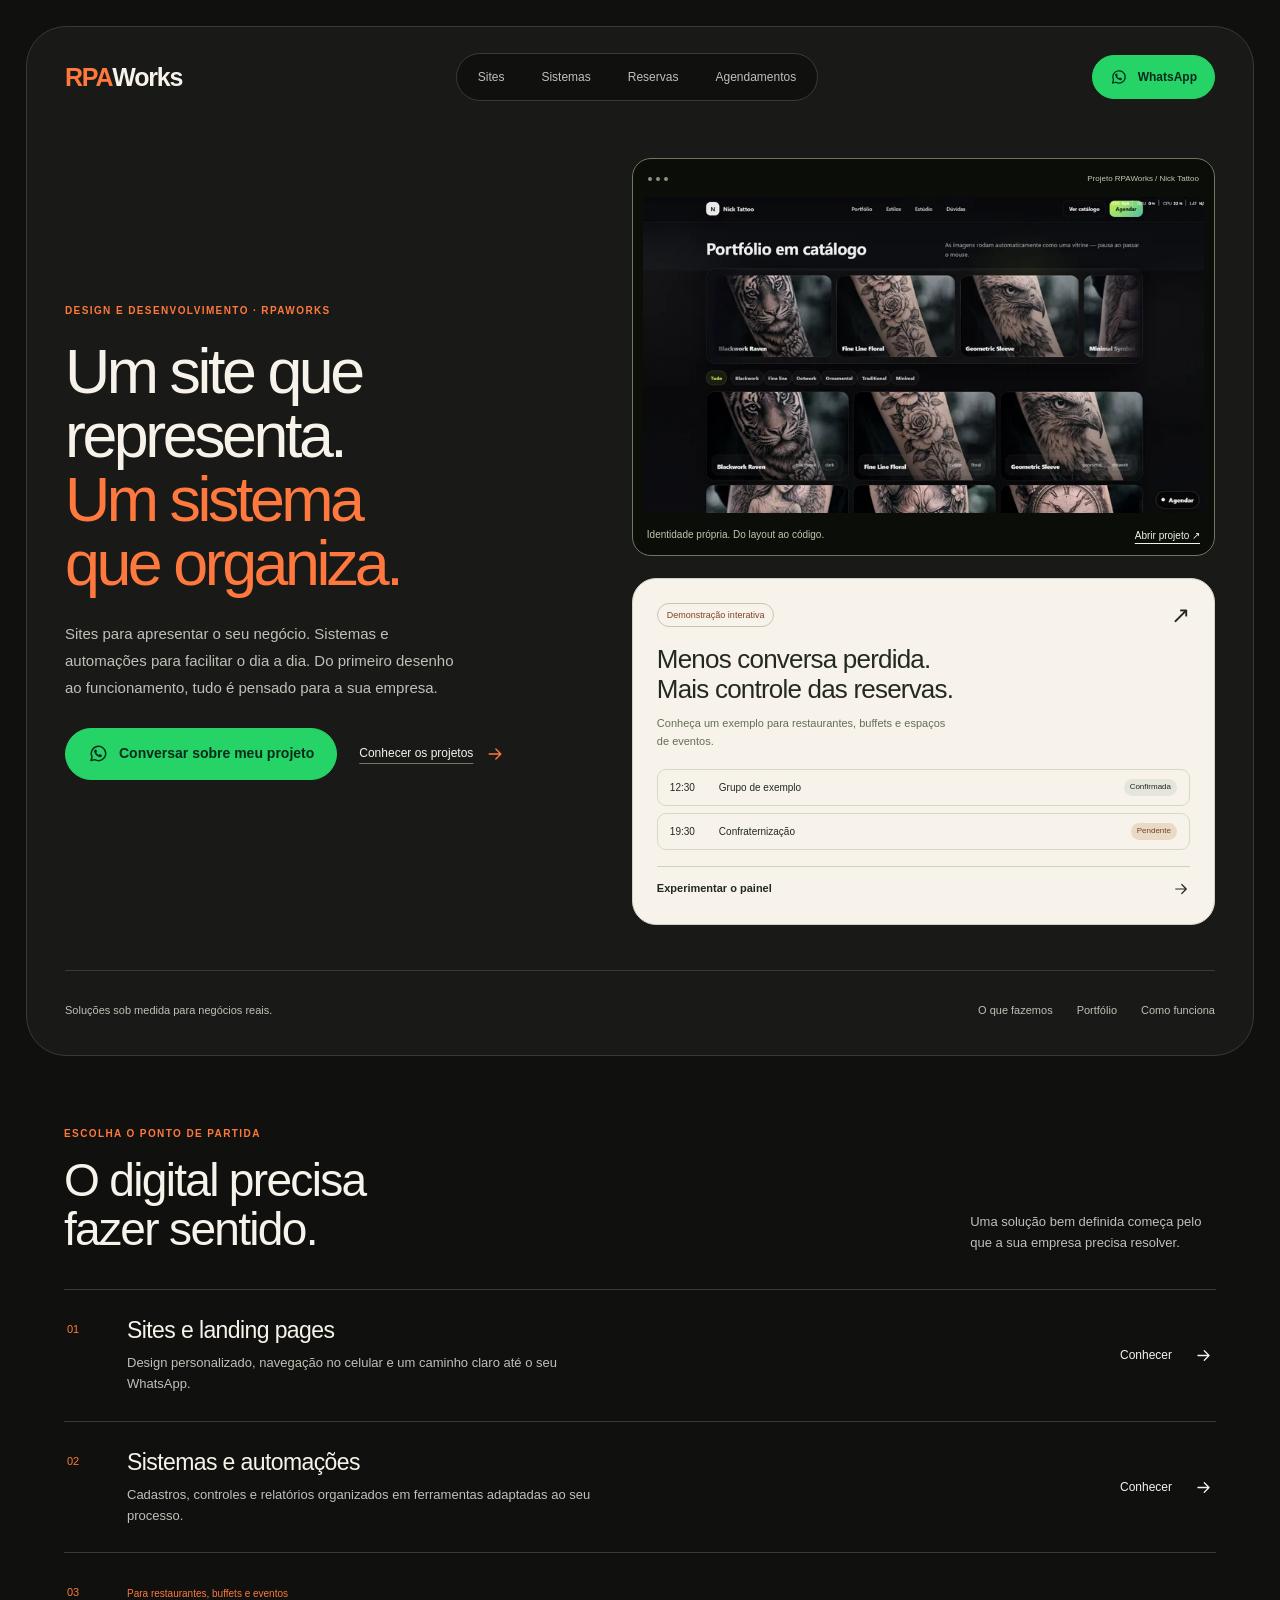
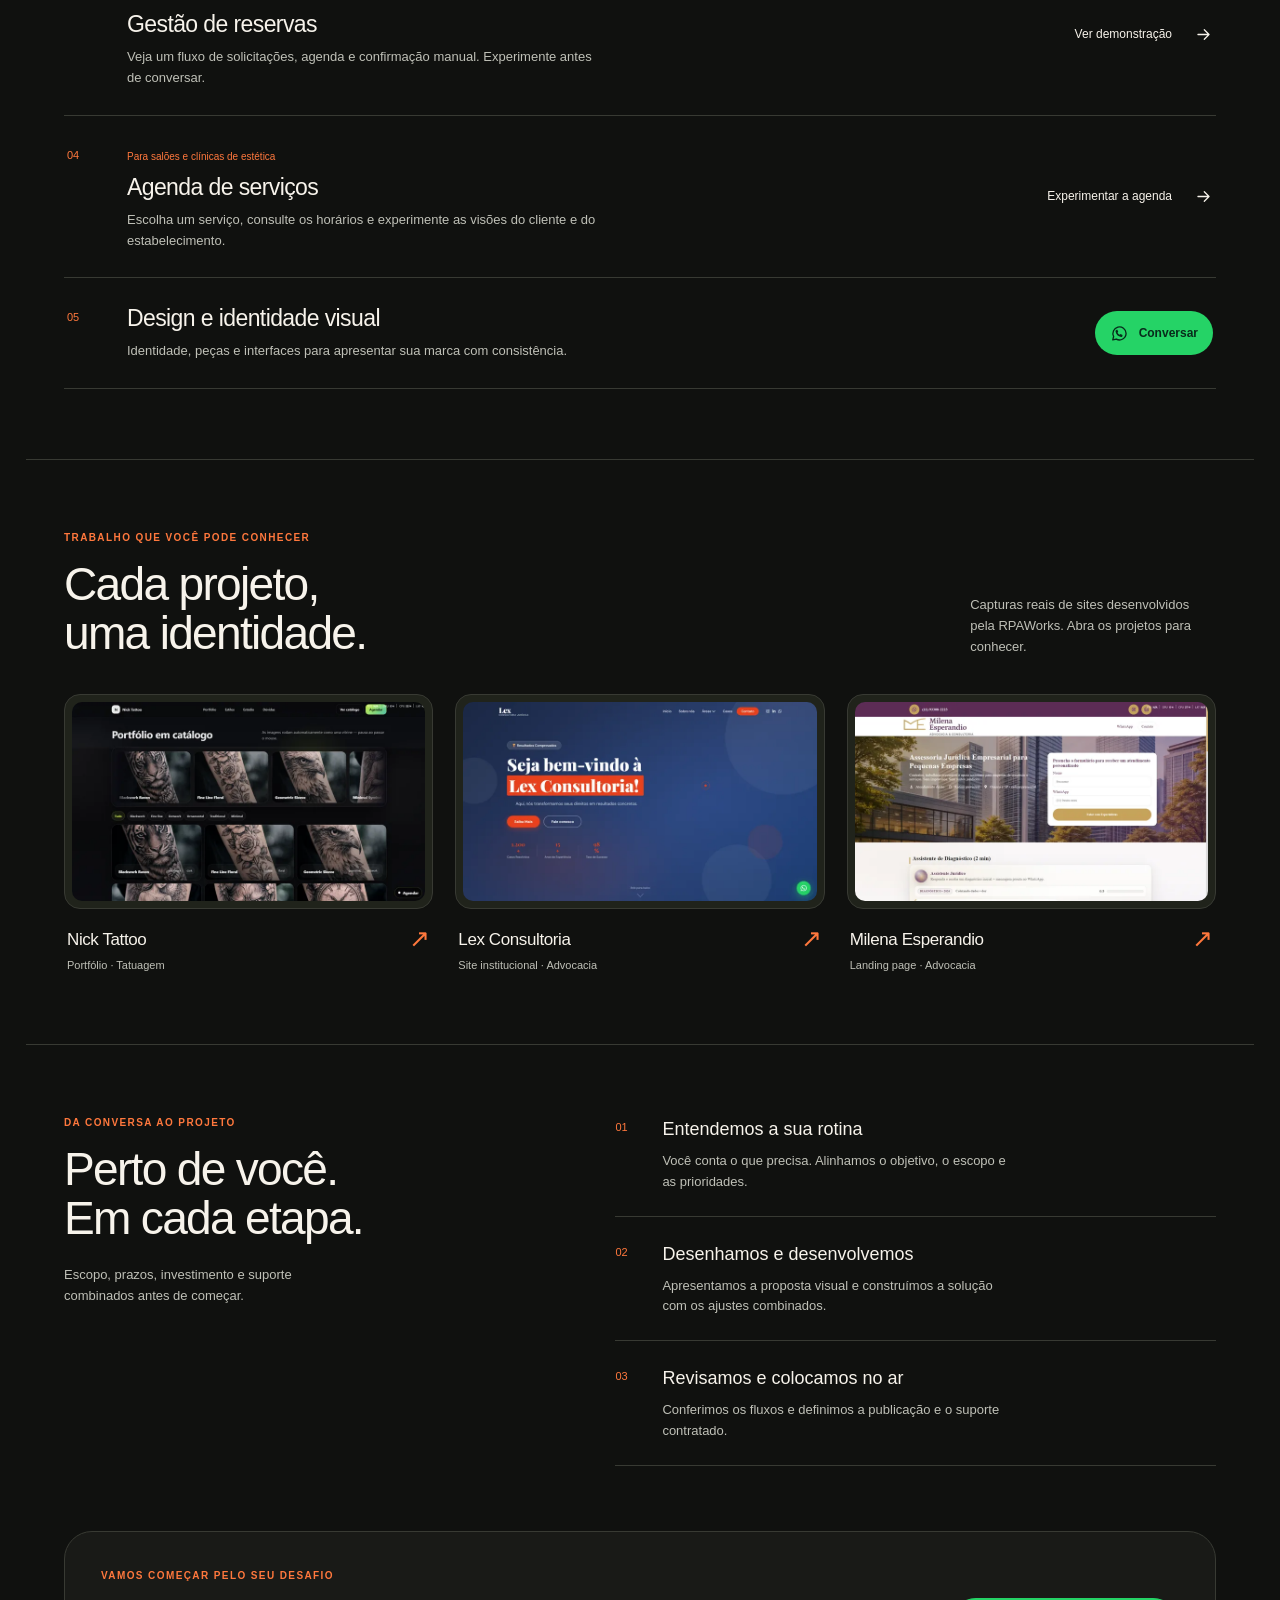
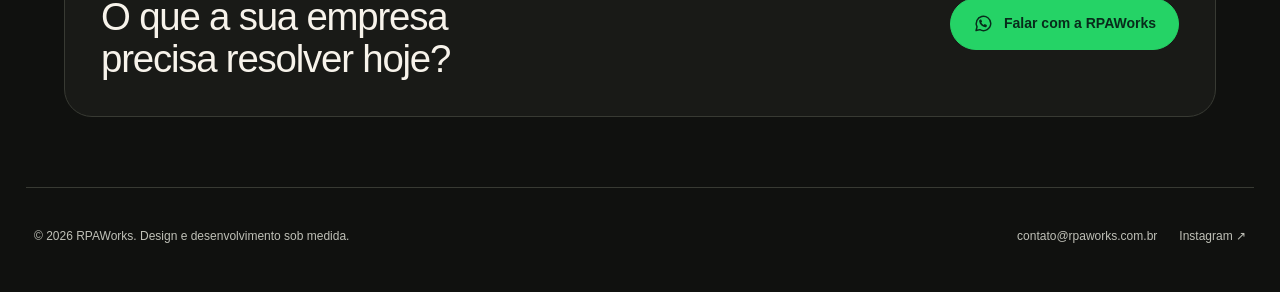
<file: index.html>
<!doctype html>
<html lang="pt-BR">
<head>
  <meta charset="utf-8">
  <meta name="viewport" content="width=device-width, initial-scale=1">
  <meta name="theme-color" content="#10110f">
  <link rel="icon" type="image/svg+xml" href="data:image/svg+xml,%3Csvg xmlns='http://www.w3.org/2000/svg' viewBox='0 0 64 64'%3E%3Crect width='64' height='64' rx='12' fill='%23ed6023'/%3E%3Cpath d='M24 19 11 32l13 13m16-26 13 13-13 13M36 15l-8 34' stroke='%23101510' stroke-width='5' fill='none' stroke-linecap='round' stroke-linejoin='round'/%3E%3C/svg%3E">
  <title>RPAWorks — Sites, sistemas e automações sob medida</title>
  <meta name="description" content="Sites profissionais, sistemas personalizados e automações para a sua empresa. Conheça nossos projetos e experimente a demonstração de reservas.">
  <link rel="canonical" href="https://www.rpaworks.com.br/">
  <meta property="og:locale" content="pt_BR">
  <meta property="og:type" content="website">
  <meta property="og:site_name" content="RPAWorks">
  <meta property="og:title" content="RPAWorks — Sites, sistemas e automações sob medida">
  <meta property="og:description" content="Sites profissionais, sistemas personalizados e automações para a sua empresa. Conheça nossos projetos e experimente a demonstração de reservas.">
  <meta property="og:url" content="https://www.rpaworks.com.br/">
  <meta property="og:image" content="https://www.rpaworks.com.br/assets/img/portfolio/rpaworks-thumb.jpg">
  <meta name="twitter:card" content="summary_large_image">
  <link rel="stylesheet" href="assets/css/rpaworks-ui.css">
  <link rel="stylesheet" href="assets/css/home.css">
  <script defer src="assets/js/rpaworks-analytics-config.js"></script>
  <script defer src="assets/js/rpaworks-analytics.js"></script>
  
  <script type="application/ld+json">{"@context":"https://schema.org","@type":"Organization","name":"RPAWorks","url":"https://www.rpaworks.com.br/","email":"contato@rpaworks.com.br","telephone":"+55-11-96121-9986","sameAs":["https://www.instagram.com/rpaworks_/"]}</script>
</head>
<body id="top">
  <a class="skip-link" href="#conteudo">Pular para o conteúdo</a>
  <main class="home-page" id="conteudo">
    <section class="home-shell" aria-labelledby="home-title">
      <header class="rpa-header ">
      <a class="rpa-brand" href="index.html" aria-label="RPAWorks, início"><span>RPA</span>Works</a>
      <nav class="rpa-nav" aria-label="Soluções RPAWorks"><a href="site.html" data-rpa-event="menu_site">Sites</a><a href="sistemas.html" data-rpa-event="menu_sistemas">Sistemas</a><a href="reservas.html" data-rpa-event="menu_reservas">Reservas</a><a href="agendamentos.html" data-rpa-event="menu_agendamentos">Agendamentos</a></nav>
      <a class="rpa-button rpa-button--whatsapp rpa-button--small" href="https://wa.me/5511961219986?text=Ol%C3%A1%21%20Vim%20pelo%20site%20da%20RPAWorks%20e%20gostaria%20de%20conversar%20sobre%20um%20projeto." target="_blank" rel="noopener noreferrer" data-whatsapp data-rpa-event="whatsapp_cabecalho"><svg viewBox="0 0 24 24" fill="none" aria-hidden="true" focusable="false"><path d="M20.3 11.8a8.3 8.3 0 0 1-12.4 7.2L3.5 20l1.1-4.2a8.3 8.3 0 1 1 15.7-4Z" stroke="currentColor" stroke-width="1.7" stroke-linejoin="round"/><path d="m8.2 7.4 1.1-.1 1.1 2.5-.9 1.1c.6 1.2 1.5 2.1 2.8 2.7l1-.9 2.5 1.1-.1 1.2c-.1.8-.9 1.4-1.7 1.3-3.7-.5-6.4-3.2-7-6.9-.1-.8.4-1.5 1.2-1.7Z" fill="currentColor"/></svg><span>WhatsApp</span></a>
    </header>
      <div class="home-hero-layout">
        <div class="home-copy"><p class="eyebrow">Design e desenvolvimento · RPAWorks</p><h1 id="home-title">Um site que<br>representa.<br><span>Um sistema<br>que organiza.</span></h1><p class="home-description">Sites para apresentar o seu negócio. Sistemas e automações para facilitar o dia a dia. Do primeiro desenho ao funcionamento, tudo é pensado para a sua empresa.</p><div class="home-actions"><a class="rpa-button rpa-button--whatsapp" href="https://wa.me/5511961219986?text=Ol%C3%A1%21%20Vim%20pelo%20site%20da%20RPAWorks%20e%20gostaria%20de%20conversar%20sobre%20um%20projeto." target="_blank" rel="noopener noreferrer" data-whatsapp data-rpa-event="whatsapp_principal"><svg viewBox="0 0 24 24" fill="none" aria-hidden="true" focusable="false"><path d="M20.3 11.8a8.3 8.3 0 0 1-12.4 7.2L3.5 20l1.1-4.2a8.3 8.3 0 1 1 15.7-4Z" stroke="currentColor" stroke-width="1.7" stroke-linejoin="round"/><path d="m8.2 7.4 1.1-.1 1.1 2.5-.9 1.1c.6 1.2 1.5 2.1 2.8 2.7l1-.9 2.5 1.1-.1 1.2c-.1.8-.9 1.4-1.7 1.3-3.7-.5-6.4-3.2-7-6.9-.1-.8.4-1.5 1.2-1.7Z" fill="currentColor"/></svg><span>Conversar sobre meu projeto</span></a><a class="text-link" href="#portfolio" data-rpa-event="ver_projetos">Conhecer os projetos <svg viewBox="0 0 24 24" fill="none" aria-hidden="true" focusable="false"><path d="M5 12h14m-6-6 6 6-6 6" stroke="currentColor" stroke-width="1.6" stroke-linecap="round" stroke-linejoin="round"/></svg></a></div></div>
        <div class="home-visual"><figure class="home-notebook"><div class="notebook-toolbar"><span class="toolbar-dots" aria-hidden="true"><i></i><i></i><i></i></span><span>Projeto RPAWorks / Nick Tattoo</span></div><picture><source type="image/webp" srcset="assets/img/previews/nick-tattoo.webp"><img src="assets/img/portfolio/NickTatto.jpg" width="760" height="428" alt="Site Nick Tattoo: projeto real da RPAWorks com galeria de tatuagens." decoding="async" fetchpriority="high"></picture><figcaption>Identidade própria. Do layout ao código.<a href="https://nick-tatto.netlify.app/" target="_blank" rel="noopener noreferrer" data-rpa-event="portfolio_nick_tattoo">Abrir projeto ↗</a></figcaption></figure>
          <a class="home-demo-preview" href="reservas.html#demonstracao" data-rpa-event="home_demo_reservas"><div class="preview-heading"><span class="preview-label">Demonstração interativa</span><span aria-hidden="true">↗</span></div><div class="preview-copy"><h2>Menos conversa perdida.<br>Mais controle das reservas.</h2><p>Conheça um exemplo para restaurantes, buffets e espaços de eventos.</p></div><div class="mini-reservations" aria-hidden="true"><span><b>12:30</b> Grupo de exemplo <i>Confirmada</i></span><span><b>19:30</b> Confraternização <i>Pendente</i></span></div><span class="preview-action">Experimentar o painel <svg viewBox="0 0 24 24" fill="none" aria-hidden="true" focusable="false"><path d="M5 12h14m-6-6 6 6-6 6" stroke="currentColor" stroke-width="1.6" stroke-linecap="round" stroke-linejoin="round"/></svg></span></a>
        </div>
      </div>
      <div class="hero-bottom"><p>Soluções sob medida para negócios reais.</p><nav aria-label="Nesta página"><a href="#servicos">O que fazemos</a><a href="#portfolio">Portfólio</a><a href="#processo">Como funciona</a></nav></div>
    </section>

    <section class="home-section services-section" id="servicos" aria-labelledby="services-title"><div class="section-heading"><div><p class="eyebrow">Escolha o ponto de partida</p><h2 id="services-title">O digital precisa<br>fazer sentido.</h2></div><p>Uma solução bem definida começa pelo que a sua empresa precisa resolver.</p></div><div class="solution-list">
      <a class="solution-row" href="site.html" data-rpa-event="servico_sites"><span class="solution-index">01</span><div><h3>Sites e landing pages</h3><p>Design personalizado, navegação no celular e um caminho claro até o seu WhatsApp.</p></div><span class="solution-action">Conhecer <svg viewBox="0 0 24 24" fill="none" aria-hidden="true" focusable="false"><path d="M5 12h14m-6-6 6 6-6 6" stroke="currentColor" stroke-width="1.6" stroke-linecap="round" stroke-linejoin="round"/></svg></span></a>
      <a class="solution-row" href="sistemas.html" data-rpa-event="servico_sistemas"><span class="solution-index">02</span><div><h3>Sistemas e automações</h3><p>Cadastros, controles e relatórios organizados em ferramentas adaptadas ao seu processo.</p></div><span class="solution-action">Conhecer <svg viewBox="0 0 24 24" fill="none" aria-hidden="true" focusable="false"><path d="M5 12h14m-6-6 6 6-6 6" stroke="currentColor" stroke-width="1.6" stroke-linecap="round" stroke-linejoin="round"/></svg></span></a>
      <a class="solution-row solution-row--featured" href="reservas.html" data-rpa-event="servico_reservas"><span class="solution-index">03</span><div><span class="solution-tag">Para restaurantes, buffets e eventos</span><h3>Gestão de reservas</h3><p>Veja um fluxo de solicitações, agenda e confirmação manual. Experimente antes de conversar.</p></div><span class="solution-action">Ver demonstração <svg viewBox="0 0 24 24" fill="none" aria-hidden="true" focusable="false"><path d="M5 12h14m-6-6 6 6-6 6" stroke="currentColor" stroke-width="1.6" stroke-linecap="round" stroke-linejoin="round"/></svg></span></a>
      <a class="solution-row" href="agendamentos.html" data-rpa-event="servico_agendamentos"><span class="solution-index">04</span><div><span class="solution-tag">Para salões e clínicas de estética</span><h3>Agenda de serviços</h3><p>Escolha um serviço, consulte os horários e experimente as visões do cliente e do estabelecimento.</p></div><span class="solution-action">Experimentar a agenda <svg viewBox="0 0 24 24" fill="none" aria-hidden="true" focusable="false"><path d="M5 12h14m-6-6 6 6-6 6" stroke="currentColor" stroke-width="1.6" stroke-linecap="round" stroke-linejoin="round"/></svg></span></a>
      <div class="solution-row"><span class="solution-index">05</span><div><h3>Design e identidade visual</h3><p>Identidade, peças e interfaces para apresentar sua marca com consistência.</p></div><a class="solution-action" href="https://wa.me/5511961219986?text=Ol%C3%A1%21%20Vim%20pelo%20site%20da%20RPAWorks%20e%20gostaria%20de%20conversar%20sobre%20um%20projeto." target="_blank" rel="noopener noreferrer" data-whatsapp data-rpa-event="whatsapp_design"><svg viewBox="0 0 24 24" fill="none" aria-hidden="true" focusable="false"><path d="M20.3 11.8a8.3 8.3 0 0 1-12.4 7.2L3.5 20l1.1-4.2a8.3 8.3 0 1 1 15.7-4Z" stroke="currentColor" stroke-width="1.7" stroke-linejoin="round"/><path d="m8.2 7.4 1.1-.1 1.1 2.5-.9 1.1c.6 1.2 1.5 2.1 2.8 2.7l1-.9 2.5 1.1-.1 1.2c-.1.8-.9 1.4-1.7 1.3-3.7-.5-6.4-3.2-7-6.9-.1-.8.4-1.5 1.2-1.7Z" fill="currentColor"/></svg><span>Conversar</span></a></div>
    </div></section>

    <section class="home-section portfolio-section" id="portfolio" aria-labelledby="portfolio-title"><div class="section-heading"><div><p class="eyebrow">Trabalho que você pode conhecer</p><h2 id="portfolio-title">Cada projeto,<br>uma identidade.</h2></div><p>Capturas reais de sites desenvolvidos pela RPAWorks. Abra os projetos para conhecer.</p></div><div class="project-grid"><a class="project-card" href="https://nick-tatto.netlify.app/" target="_blank" rel="noopener noreferrer" aria-label="Conhecer Nick Tattoo, abre em nova aba" data-rpa-event="portfolio_nick_tattoo"><picture><source type="image/webp" srcset="assets/img/previews/nick-tattoo.webp"><img src="assets/img/portfolio/NickTatto.jpg" width="760" height="428" alt="Captura real do site Nick Tattoo, desenvolvido pela RPAWorks." loading="lazy" decoding="async"></picture><div class="project-meta"><div><h3>Nick Tattoo</h3><p>Portfólio · Tatuagem</p></div><span aria-hidden="true">↗</span></div></a><a class="project-card" href="https://consultoriojuri.netlify.app/" target="_blank" rel="noopener noreferrer" aria-label="Conhecer Lex Consultoria, abre em nova aba" data-rpa-event="portfolio_lex_consultoria"><picture><source type="image/webp" srcset="assets/img/previews/lex-consultoria.webp"><img src="assets/img/portfolio/Lex.png" width="760" height="428" alt="Captura real do site Lex Consultoria, desenvolvido pela RPAWorks." loading="lazy" decoding="async"></picture><div class="project-meta"><div><h3>Lex Consultoria</h3><p>Site institucional · Advocacia</p></div><span aria-hidden="true">↗</span></div></a><a class="project-card" href="https://milena-prot2.onrender.com/" target="_blank" rel="noopener noreferrer" aria-label="Conhecer Milena Esperandio, abre em nova aba" data-rpa-event="portfolio_milena_esperandio"><picture><source type="image/webp" srcset="assets/img/previews/milena-esperandio.webp"><img src="assets/img/portfolio/Milena.png" width="760" height="428" alt="Captura real do site Milena Esperandio, desenvolvido pela RPAWorks." loading="lazy" decoding="async"></picture><div class="project-meta"><div><h3>Milena Esperandio</h3><p>Landing page · Advocacia</p></div><span aria-hidden="true">↗</span></div></a></div></section>

    <section class="home-section process-section" id="processo" aria-labelledby="process-title"><div class="process-layout"><div><p class="eyebrow">Da conversa ao projeto</p><h2 id="process-title">Perto de você.<br>Em cada etapa.</h2><p class="process-intro">Escopo, prazos, investimento e suporte combinados antes de começar.</p></div><ol class="process-steps"><li><span>01</span><div><h3>Entendemos a sua rotina</h3><p>Você conta o que precisa. Alinhamos o objetivo, o escopo e as prioridades.</p></div></li><li><span>02</span><div><h3>Desenhamos e desenvolvemos</h3><p>Apresentamos a proposta visual e construímos a solução com os ajustes combinados.</p></div></li><li><span>03</span><div><h3>Revisamos e colocamos no ar</h3><p>Conferimos os fluxos e definimos a publicação e o suporte contratado.</p></div></li></ol></div><div class="home-contact" id="contato"><div><p class="eyebrow">Vamos começar pelo seu desafio</p><h2>O que a sua empresa<br>precisa resolver hoje?</h2></div><a class="rpa-button rpa-button--whatsapp" href="https://wa.me/5511961219986?text=Ol%C3%A1%21%20Vim%20pelo%20site%20da%20RPAWorks%20e%20gostaria%20de%20conversar%20sobre%20um%20projeto." target="_blank" rel="noopener noreferrer" data-whatsapp data-rpa-event="whatsapp_contato"><svg viewBox="0 0 24 24" fill="none" aria-hidden="true" focusable="false"><path d="M20.3 11.8a8.3 8.3 0 0 1-12.4 7.2L3.5 20l1.1-4.2a8.3 8.3 0 1 1 15.7-4Z" stroke="currentColor" stroke-width="1.7" stroke-linejoin="round"/><path d="m8.2 7.4 1.1-.1 1.1 2.5-.9 1.1c.6 1.2 1.5 2.1 2.8 2.7l1-.9 2.5 1.1-.1 1.2c-.1.8-.9 1.4-1.7 1.3-3.7-.5-6.4-3.2-7-6.9-.1-.8.4-1.5 1.2-1.7Z" fill="currentColor"/></svg><span>Falar com a RPAWorks</span></a></div></section>
    <footer class="rpa-footer"><p>© 2026 RPAWorks. Design e desenvolvimento sob medida.</p><nav aria-label="Contatos RPAWorks"><a href="mailto:contato@rpaworks.com.br" data-rpa-event="contato_email">contato@rpaworks.com.br</a><a href="https://www.instagram.com/rpaworks_/" target="_blank" rel="noopener noreferrer" data-rpa-event="contato_instagram">Instagram ↗</a></nav></footer>
  </main>
</body>
</html>
</file>
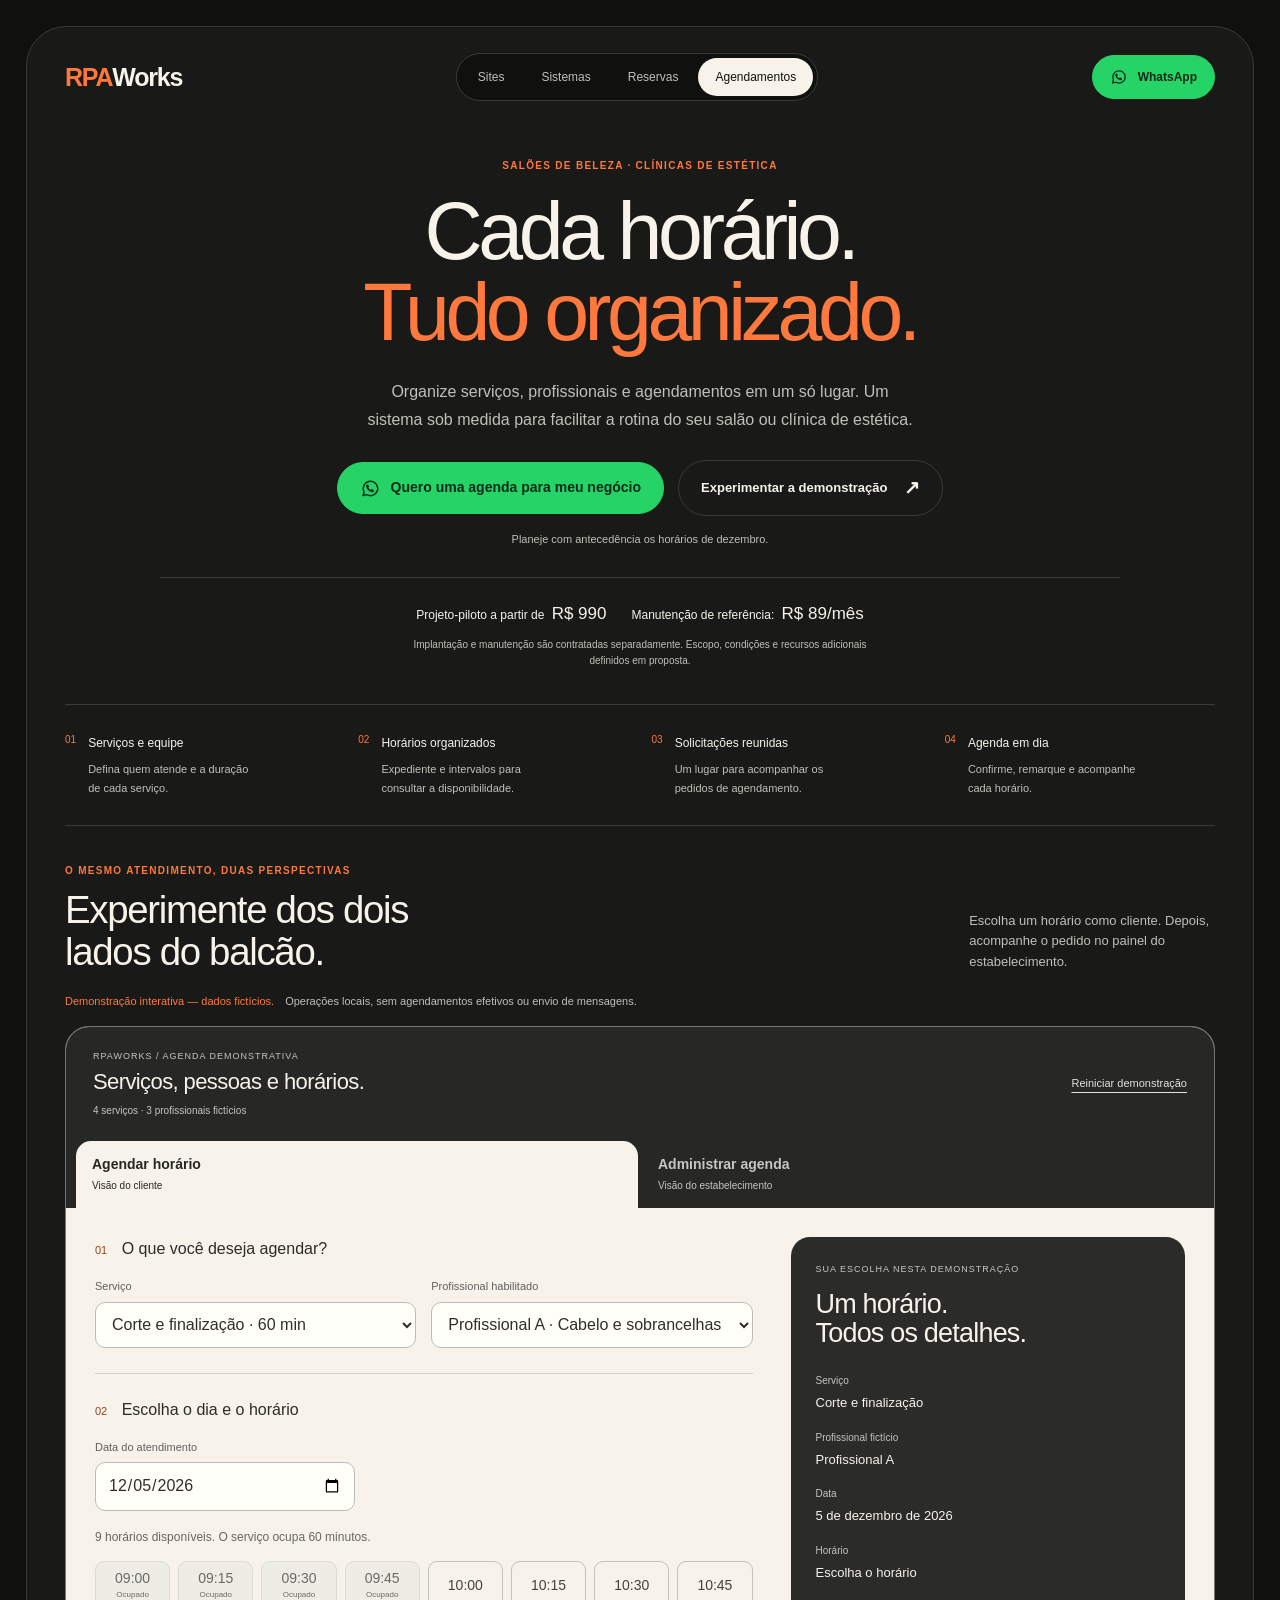
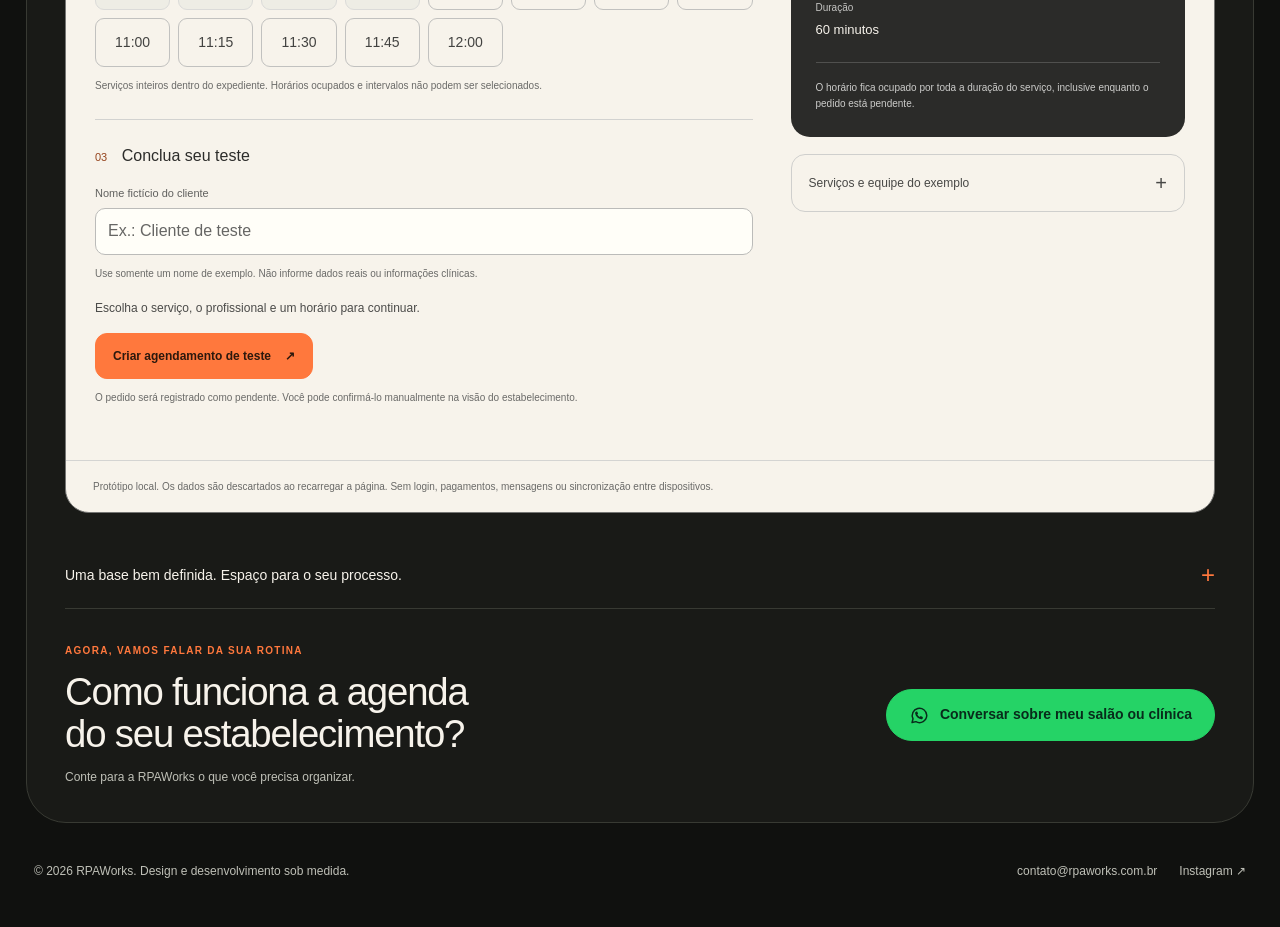
<file: agendamentos.html>
<!doctype html>
<html lang="pt-BR">
<head>
  <meta charset="utf-8">
  <meta name="viewport" content="width=device-width, initial-scale=1">
  <meta name="theme-color" content="#10110f">
  <link rel="icon" type="image/svg+xml" href="data:image/svg+xml,%3Csvg xmlns='http://www.w3.org/2000/svg' viewBox='0 0 64 64'%3E%3Crect width='64' height='64' rx='12' fill='%23ed6023'/%3E%3Cpath d='M24 19 11 32l13 13m16-26 13 13-13 13M36 15l-8 34' stroke='%23101510' stroke-width='5' fill='none' stroke-linecap='round' stroke-linejoin='round'/%3E%3C/svg%3E">
  <title>Sistema de agendamentos para salões e clínicas de estética | RPAWorks</title>
  <meta name="description" content="Organize serviços, profissionais e horários com um sistema de agendamentos personalizado. Experimente a demonstração interativa da RPAWorks.">
  <link rel="canonical" href="https://www.rpaworks.com.br/agendamentos.html">
  <meta property="og:locale" content="pt_BR">
  <meta property="og:type" content="website">
  <meta property="og:site_name" content="RPAWorks">
  <meta property="og:title" content="Cada horário. Tudo organizado. | RPAWorks">
  <meta property="og:description" content="Uma agenda para os serviços, os profissionais e a rotina do seu salão ou clínica de estética. Experimente o protótipo interativo.">
  <meta property="og:url" content="https://www.rpaworks.com.br/agendamentos.html">
  <meta property="og:image" content="https://www.rpaworks.com.br/assets/img/portfolio/rpaworks-thumb.jpg">
  <meta name="twitter:card" content="summary_large_image">
  <link rel="stylesheet" href="assets/css/rpaworks-ui.css">
  <link rel="stylesheet" href="assets/css/agendamentos.css">
  <script defer src="assets/js/rpaworks-analytics-config.js"></script>
  <script defer src="assets/js/rpaworks-analytics.js"></script>
  <script defer src="assets/js/agendamentos-model.js"></script>
  <script defer src="assets/js/agendamentos-demo.js"></script>
</head>
<body>
  <a class="ag-skip" href="#conteudo">Pular para o conteúdo</a>
  <main class="ag-page" id="conteudo">
    <section class="ag-shell" aria-labelledby="ag-title">
      <header class="rpa-header ">
      <a class="rpa-brand" href="index.html" aria-label="RPAWorks, início"><span>RPA</span>Works</a>
      <nav class="rpa-nav" aria-label="Soluções RPAWorks"><a href="site.html" data-rpa-event="menu_site">Sites</a><a href="sistemas.html" data-rpa-event="menu_sistemas">Sistemas</a><a href="reservas.html" data-rpa-event="menu_reservas">Reservas</a><a href="agendamentos.html" aria-current="page" data-rpa-event="menu_agendamentos">Agendamentos</a></nav>
      <a class="rpa-button rpa-button--whatsapp rpa-button--small" href="https://wa.me/5511961219986?text=Ol%C3%A1%21%20Vim%20pela%20p%C3%A1gina%20da%20RPAWorks%20e%20gostaria%20de%20conhecer%20melhor%20o%20sistema%20de%20agendamentos%20para%20meu%20sal%C3%A3o%20ou%20cl%C3%ADnica%20de%20est%C3%A9tica." target="_blank" rel="noopener noreferrer" data-whatsapp data-rpa-event="whatsapp_cabecalho"><svg viewBox="0 0 24 24" fill="none" aria-hidden="true" focusable="false"><path d="M20.3 11.8a8.3 8.3 0 0 1-12.4 7.2L3.5 20l1.1-4.2a8.3 8.3 0 1 1 15.7-4Z" stroke="currentColor" stroke-width="1.7" stroke-linejoin="round"/><path d="m8.2 7.4 1.1-.1 1.1 2.5-.9 1.1c.6 1.2 1.5 2.1 2.8 2.7l1-.9 2.5 1.1-.1 1.2c-.1.8-.9 1.4-1.7 1.3-3.7-.5-6.4-3.2-7-6.9-.1-.8.4-1.5 1.2-1.7Z" fill="currentColor"/></svg><span>WhatsApp</span></a>
    </header>
      <div class="ag-hero">
        <p class="ag-eyebrow">Salões de beleza · Clínicas de estética</p>
        <h1 id="ag-title">Cada horário.<br><span>Tudo organizado.</span></h1>
        <p class="ag-intro">Organize serviços, profissionais e agendamentos em um só lugar. Um sistema sob medida para facilitar a rotina do seu salão ou clínica de estética.</p>
        <div class="ag-hero-actions"><a class="rpa-button rpa-button--whatsapp" href="https://wa.me/5511961219986?text=Ol%C3%A1%21%20Vim%20pela%20p%C3%A1gina%20da%20RPAWorks%20e%20gostaria%20de%20conhecer%20melhor%20o%20sistema%20de%20agendamentos%20para%20meu%20sal%C3%A3o%20ou%20cl%C3%ADnica%20de%20est%C3%A9tica." target="_blank" rel="noopener noreferrer" data-whatsapp data-rpa-event="whatsapp_principal"><svg viewBox="0 0 24 24" fill="none" aria-hidden="true" focusable="false"><path d="M20.3 11.8a8.3 8.3 0 0 1-12.4 7.2L3.5 20l1.1-4.2a8.3 8.3 0 1 1 15.7-4Z" stroke="currentColor" stroke-width="1.7" stroke-linejoin="round"/><path d="m8.2 7.4 1.1-.1 1.1 2.5-.9 1.1c.6 1.2 1.5 2.1 2.8 2.7l1-.9 2.5 1.1-.1 1.2c-.1.8-.9 1.4-1.7 1.3-3.7-.5-6.4-3.2-7-6.9-.1-.8.4-1.5 1.2-1.7Z" fill="currentColor"/></svg><span>Quero uma agenda para meu negócio</span></a><a class="rpa-button ag-secondary" href="#demonstracao" data-rpa-event="abrir_demo_agendamentos">Experimentar a demonstração <span aria-hidden="true">↗</span></a></div>
        <p class="ag-season-note">Planeje com antecedência os horários de dezembro.</p>
        <div class="ag-commercial"><p>Projeto-piloto a partir de <strong>R$ 990</strong></p><p>Manutenção de referência: <strong>R$ 89/mês</strong></p></div>
        <p class="ag-commercial-note">Implantação e manutenção são contratadas separadamente. Escopo, condições e recursos adicionais definidos em proposta.</p>
      </div>
      <ol class="ag-flow" aria-label="Da configuração à rotina"><li><span>01</span><div><strong>Serviços e equipe</strong><p>Defina quem atende e a duração de cada serviço.</p></div></li><li><span>02</span><div><strong>Horários organizados</strong><p>Expediente e intervalos para consultar a disponibilidade.</p></div></li><li><span>03</span><div><strong>Solicitações reunidas</strong><p>Um lugar para acompanhar os pedidos de agendamento.</p></div></li><li><span>04</span><div><strong>Agenda em dia</strong><p>Confirme, remarque e acompanhe cada horário.</p></div></li></ol>

      <div class="ag-demo-section" id="demonstracao">
        <div class="ag-demo-intro"><div><p class="ag-eyebrow">O mesmo atendimento, duas perspectivas</p><h2>Experimente dos dois<br>lados do balcão.</h2></div><p>Escolha um horário como cliente. Depois, acompanhe o pedido no painel do estabelecimento.</p></div>
        <p class="ag-prototype"><strong>Demonstração interativa — dados fictícios.</strong> Operações locais, sem agendamentos efetivos ou envio de mensagens.</p>
        <p class="ag-fallback" id="ag-fallback">Ative o JavaScript para experimentar a agenda. Você também pode solicitar uma apresentação pelo WhatsApp da RPAWorks.</p>
        <div class="ag-app clarity-mask" id="ag-app" data-rpa-demo data-clarity-mask="true" hidden>
          <div class="ag-app-heading"><div><p class="ag-app-overline">RPAWorks / agenda demonstrativa</p><h3>Serviços, pessoas e horários.</h3><p id="ag-demo-config" class="ag-config-note"></p></div><button id="ag-reset" class="ag-reset" type="button">Reiniciar demonstração</button></div>
          <div class="ag-mode-tabs" role="tablist" aria-label="Escolha uma visão da demonstração"><button id="ag-tab-client" type="button" role="tab" aria-selected="true" aria-controls="ag-client-view" tabindex="0"><span>Agendar horário</span><small>Visão do cliente</small></button><button id="ag-tab-admin" type="button" role="tab" aria-selected="false" aria-controls="ag-admin-view" tabindex="-1"><span>Administrar agenda</span><small>Visão do estabelecimento</small></button></div>

          <div id="ag-client-view" class="ag-client-view" role="tabpanel" aria-labelledby="ag-tab-client">
            <div class="ag-booking-layout">
              <div class="ag-booking-main">
                <form id="ag-client-form" autocomplete="off">
                  <fieldset class="ag-fieldset"><legend><span>01</span> O que você deseja agendar?</legend><div class="ag-fields"><label for="ag-service">Serviço<select id="ag-service" required></select></label><label for="ag-professional">Profissional habilitado<select id="ag-professional" required></select></label></div></fieldset>
                  <fieldset class="ag-fieldset"><legend><span>02</span> Escolha o dia e o horário</legend><label class="ag-date-field" for="ag-date">Data do atendimento<input id="ag-date" type="date" required></label><p class="ag-slot-note" id="ag-slot-note" role="status" aria-live="polite" tabindex="-1"></p><div class="ag-times" id="ag-times" role="group" aria-label="Horários para a data e o profissional selecionados"></div><button class="ag-text-button" id="ag-next-date" type="button" hidden>Buscar próxima data disponível</button><p class="ag-availability-note">Serviços inteiros dentro do expediente. Horários ocupados e intervalos não podem ser selecionados.</p></fieldset>
                  <fieldset class="ag-fieldset ag-client-data"><legend><span>03</span> Conclua seu teste</legend><label for="ag-client-name">Nome fictício do cliente<input id="ag-client-name" type="text" required minlength="2" maxlength="60" placeholder="Ex.: Cliente de teste" aria-describedby="ag-name-help"></label><p id="ag-name-help" class="ag-field-help">Use somente um nome de exemplo. Não informe dados reais ou informações clínicas.</p><p id="ag-before-submit" class="ag-before-submit"></p><p id="ag-client-error" class="ag-error" role="alert" tabindex="-1"></p><button class="ag-button ag-button--primary" type="submit">Criar agendamento de teste <span aria-hidden="true">↗</span></button><p class="ag-field-help">O pedido será registrado como pendente. Você pode confirmá-lo manualmente na visão do estabelecimento.</p></fieldset>
                </form>
                <div class="ag-client-success" id="ag-client-success" hidden><p class="ag-success-label" id="ag-success-id"></p><h3 id="ag-success-title" tabindex="-1">Agendamento de teste registrado.</h3><p>Este registro existe apenas nesta demonstração. Nenhum salão ou clínica recebeu uma reserva.</p><dl><div><dt>Serviço</dt><dd id="ag-success-service"></dd></div><div><dt>Profissional fictício</dt><dd id="ag-success-professional"></dd></div><div><dt>Data e horário</dt><dd id="ag-success-date"></dd></div><div><dt>Cliente de teste</dt><dd id="ag-success-client"></dd></div></dl><div class="ag-result-actions"><button id="ag-view-created" class="ag-button ag-button--primary" type="button">Ver no painel do estabelecimento</button><button id="ag-book-another" class="ag-button" type="button">Fazer outro teste</button></div></div>
              </div>
              <aside class="ag-booking-sidebar" aria-label="Resumo e configuração da demonstração"><div class="ag-booking-summary"><p class="ag-app-overline">Sua escolha nesta demonstração</p><h3>Um horário.<br>Todos os detalhes.</h3><dl><div><dt>Serviço</dt><dd id="ag-summary-service"></dd></div><div><dt>Profissional fictício</dt><dd id="ag-summary-professional"></dd></div><div><dt>Data</dt><dd id="ag-summary-date"></dd></div><div><dt>Horário</dt><dd id="ag-summary-time"></dd></div><div><dt>Duração</dt><dd id="ag-summary-duration"></dd></div></dl><p>O horário fica ocupado por toda a duração do serviço, inclusive enquanto o pedido está pendente.</p></div><details class="ag-catalog-details"><summary>Serviços e equipe do exemplo <span aria-hidden="true">+</span></summary><ul id="ag-catalog" class="ag-catalog"></ul><p>Catálogo e expediente fictícios, configuráveis no código. A versão contratada segue o processo aprovado para seu negócio.</p></details></aside>
            </div>
          </div>

          <div id="ag-admin-view" class="ag-admin-view" role="tabpanel" aria-labelledby="ag-tab-admin" hidden>
            <div class="ag-admin-heading"><div><p class="ag-app-overline">A rotina do estabelecimento</p><h3>Veja o dia. Cuide de cada atendimento.</h3></div><button id="ag-admin-new" class="ag-button ag-button--primary" type="button">Novo agendamento</button></div>
            <div class="ag-admin-filters"><label for="ag-admin-date">Consultar data<input id="ag-admin-date" type="date" min="2000-01-01" max="2100-12-31"></label><label for="ag-admin-professional">Profissional<select id="ag-admin-professional"></select></label><label for="ag-admin-status">Status<select id="ag-admin-status"><option value="">Todos os status</option><option value="pendente">Pendente</option><option value="confirmado">Confirmado</option><option value="cancelado">Cancelado</option></select></label><button id="ag-admin-today" class="ag-button" type="button">Hoje</button></div>
            <div class="ag-admin-layout"><div class="ag-calendar" aria-labelledby="ag-month"><div class="ag-calendar-heading"><h3 id="ag-month"></h3><div><button id="ag-month-prev" class="ag-calendar-arrow" type="button" aria-label="Mês anterior">‹</button><button id="ag-month-next" class="ag-calendar-arrow" type="button" aria-label="Próximo mês">›</button></div></div><div class="ag-weekdays" aria-hidden="true"><span>S</span><span>T</span><span>Q</span><span>Q</span><span>S</span><span>S</span><span>D</span></div><div class="ag-calendar-days" id="ag-calendar-days" role="group" aria-label="Escolha um dia para consultar a agenda"></div><p>As contagens acompanham os filtros. Registros cancelados aparecem quando esse status faz parte da consulta.</p></div><div class="ag-day-agenda"><div class="ag-day-heading"><h3 id="ag-list-date"></h3><p id="ag-list-count" role="status" aria-live="polite"></p></div><ol class="ag-appointments" id="ag-appointments"></ol><div class="ag-empty" id="ag-admin-empty" hidden><h4>Nenhum atendimento neste recorte.</h4><p>Consulte outro dia, ajuste os filtros ou use “Novo agendamento” para testar o cadastro.</p></div></div></div>
          </div>
          <div class="ag-app-notice"><p>Protótipo local. Os dados são descartados ao recarregar a página. Sem login, pagamentos, mensagens ou sincronização entre dispositivos.</p><p id="ag-announcement" class="ag-announcement" role="status" aria-live="polite" aria-atomic="true"></p></div>
        </div>
      </div>

      <div class="ag-scope"><details><summary>Uma base bem definida. Espaço para o seu processo. <span aria-hidden="true">+</span></summary><div class="ag-scope-columns"><div><h3>Versão inicial</h3><ul><li>Serviços com duração e profissionais habilitados.</li><li>Consulta de horários e criação de solicitações.</li><li>Agenda com filtros por data, profissional e status.</li><li>Confirmação manual, edição, remarcação e cancelamento.</li><li>Verificação de conflitos para o mesmo profissional.</li></ul></div><div><h3>Recursos avaliados à parte</h3><p>IA no atendimento, integração oficial com WhatsApp, lembretes automáticos, pagamentos online, estoque, financeiro, fidelidade, várias unidades, permissões complexas, relatórios avançados e integrações externas.</p><p>Backend, autenticação, sincronização e condições de manutenção são definidos no projeto contratado. O protótipo não representa todas as possibilidades de uma implantação.</p></div></div></details></div>
      <div class="ag-final-contact"><div><p class="ag-eyebrow">Agora, vamos falar da sua rotina</p><h2>Como funciona a agenda<br>do seu estabelecimento?</h2><p>Conte para a RPAWorks o que você precisa organizar.</p></div><a class="rpa-button rpa-button--whatsapp" href="https://wa.me/5511961219986?text=Ol%C3%A1%21%20Vim%20pela%20p%C3%A1gina%20da%20RPAWorks%20e%20gostaria%20de%20conhecer%20melhor%20o%20sistema%20de%20agendamentos%20para%20meu%20sal%C3%A3o%20ou%20cl%C3%ADnica%20de%20est%C3%A9tica." target="_blank" rel="noopener noreferrer" data-whatsapp data-rpa-event="whatsapp_contato_final"><svg viewBox="0 0 24 24" fill="none" aria-hidden="true" focusable="false"><path d="M20.3 11.8a8.3 8.3 0 0 1-12.4 7.2L3.5 20l1.1-4.2a8.3 8.3 0 1 1 15.7-4Z" stroke="currentColor" stroke-width="1.7" stroke-linejoin="round"/><path d="m8.2 7.4 1.1-.1 1.1 2.5-.9 1.1c.6 1.2 1.5 2.1 2.8 2.7l1-.9 2.5 1.1-.1 1.2c-.1.8-.9 1.4-1.7 1.3-3.7-.5-6.4-3.2-7-6.9-.1-.8.4-1.5 1.2-1.7Z" fill="currentColor"/></svg><span>Conversar sobre meu salão ou clínica</span></a></div>
    </section>
    <footer class="rpa-footer"><p>© 2026 RPAWorks. Design e desenvolvimento sob medida.</p><nav aria-label="Contatos RPAWorks"><a href="mailto:contato@rpaworks.com.br" data-rpa-event="contato_email">contato@rpaworks.com.br</a><a href="https://www.instagram.com/rpaworks_/" target="_blank" rel="noopener noreferrer" data-rpa-event="contato_instagram">Instagram ↗</a></nav></footer>
  </main>

  <dialog id="ag-dialog" class="ag-dialog clarity-mask" data-rpa-demo data-clarity-mask="true" aria-labelledby="ag-dialog-title" aria-describedby="ag-dialog-note" aria-modal="true">
    <div class="ag-dialog-heading"><div><p class="ag-app-overline">Administração / demonstração</p><h2 id="ag-dialog-title">Agendamento de teste</h2></div><button id="ag-dialog-close" class="ag-close" type="button" aria-label="Fechar janela"><svg viewBox="0 0 24 24" fill="none" aria-hidden="true" focusable="false"><path d="m6 6 12 12M6 18 18 6" stroke="currentColor" stroke-width="1.7" stroke-linecap="round"/></svg></button></div>
    <p id="ag-dialog-note" class="ag-dialog-note">Use somente dados fictícios. As alterações não agendam serviços reais.</p>
    <div id="ag-dialog-details"><div class="ag-detail-person"><h3 id="ag-detail-client"></h3><span id="ag-detail-status" class="ag-status"></span></div><dl class="ag-detail-grid"><div><dt>Serviço</dt><dd id="ag-detail-service"></dd></div><div><dt>Profissional fictício</dt><dd id="ag-detail-professional"></dd></div><div><dt>Data</dt><dd id="ag-detail-date"></dd></div><div><dt>Horário e duração</dt><dd id="ag-detail-time"></dd></div></dl><div class="ag-dialog-actions"><button id="ag-edit-button" class="ag-button ag-button--primary" type="button">Editar / remarcar</button><button id="ag-confirm-record" class="ag-button" type="button">Confirmar agendamento de teste</button><button id="ag-cancel-record" class="ag-button" type="button">Cancelar agendamento de teste</button></div><p id="ag-detail-feedback" class="ag-detail-feedback" role="status" aria-live="polite"></p></div>
    <form id="ag-edit-form" autocomplete="off" hidden><div class="ag-edit-fields"><label class="ag-full-field" for="ag-edit-name">Nome fictício do cliente<input id="ag-edit-name" type="text" required minlength="2" maxlength="60" placeholder="Ex.: Cliente de teste"></label><label class="ag-full-field" for="ag-edit-service">Serviço<select id="ag-edit-service" required></select></label><label class="ag-full-field" for="ag-edit-professional">Profissional habilitado<select id="ag-edit-professional" required></select></label><label for="ag-edit-date">Data<input id="ag-edit-date" type="date" required></label><label for="ag-edit-time">Horário<select id="ag-edit-time" required></select></label><p id="ag-edit-slot-note" class="ag-field-help ag-full-field"></p><label class="ag-full-field" for="ag-edit-status">Status<select id="ag-edit-status" required><option value="pendente">Pendente</option><option value="confirmado">Confirmado manualmente</option><option id="ag-edit-cancelled" value="cancelado">Cancelado</option></select></label></div><p id="ag-edit-error" class="ag-error" role="alert" tabindex="-1"></p><div class="ag-dialog-actions"><button type="submit" class="ag-button ag-button--primary">Salvar na demonstração</button><button id="ag-edit-dismiss" type="button" class="ag-button">Voltar</button></div></form>
  </dialog>
</body>
</html>
</file>
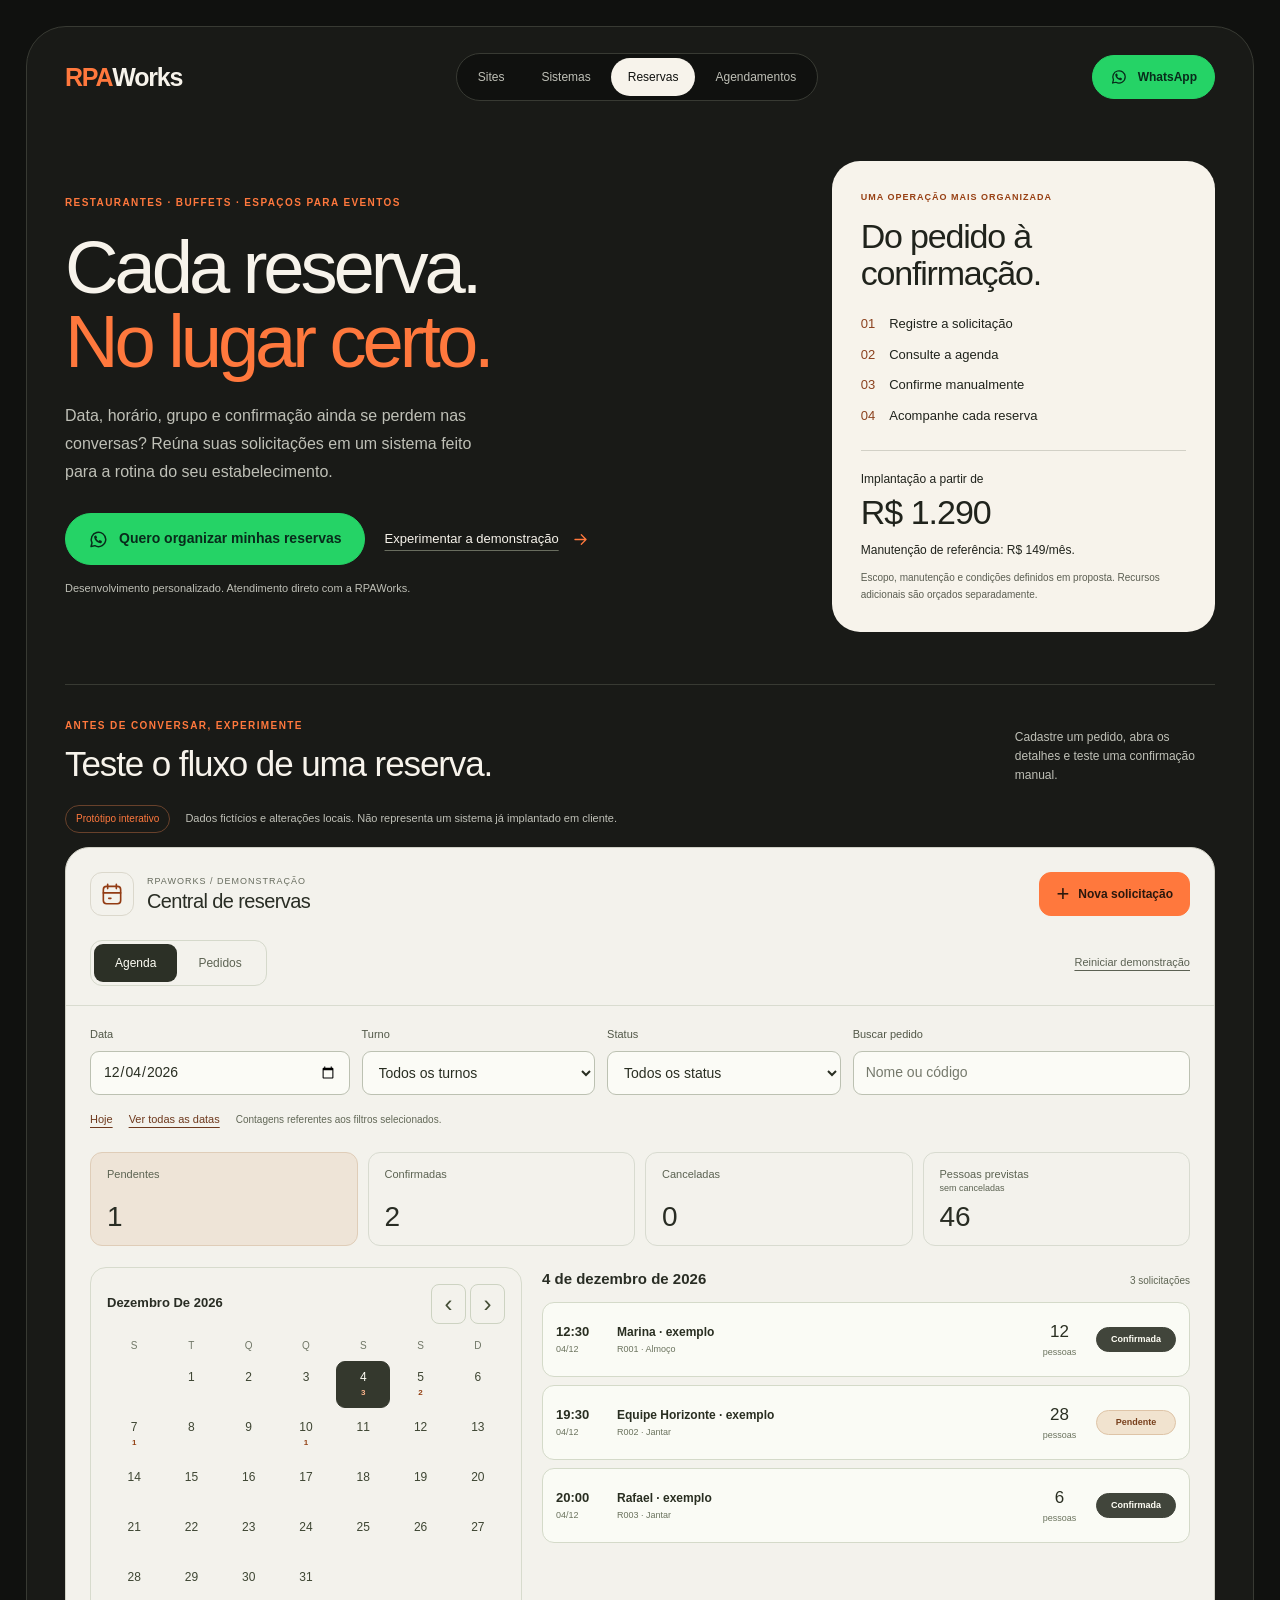
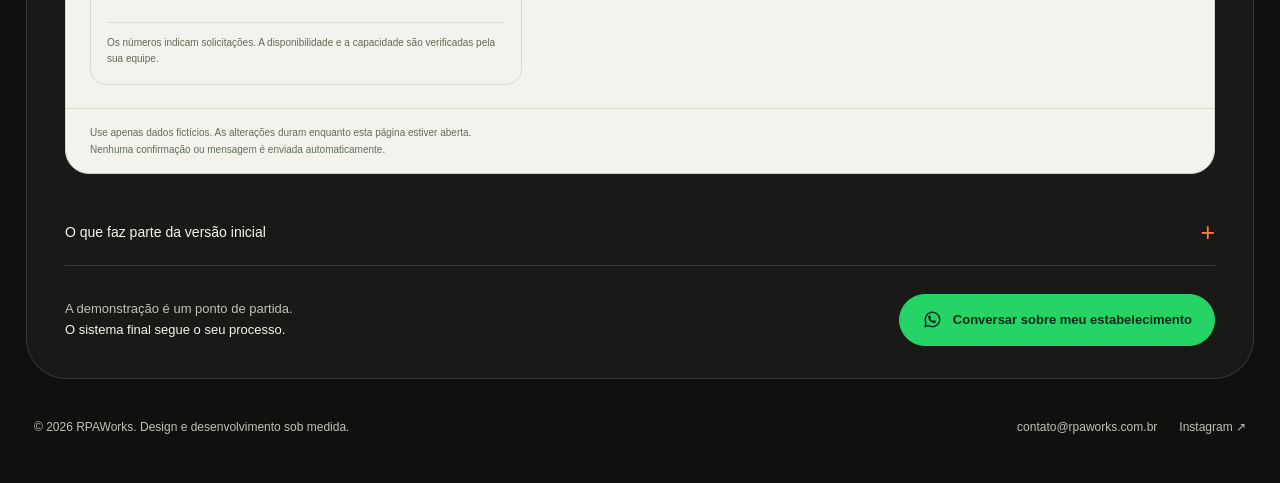
<file: reservas.html>
<!doctype html>
<html lang="pt-BR">
<head>
  <meta charset="utf-8">
  <meta name="viewport" content="width=device-width, initial-scale=1">
  <meta name="theme-color" content="#10110f">
  <link rel="icon" type="image/svg+xml" href="data:image/svg+xml,%3Csvg xmlns='http://www.w3.org/2000/svg' viewBox='0 0 64 64'%3E%3Crect width='64' height='64' rx='12' fill='%23ed6023'/%3E%3Cpath d='M24 19 11 32l13 13m16-26 13 13-13 13M36 15l-8 34' stroke='%23101510' stroke-width='5' fill='none' stroke-linecap='round' stroke-linejoin='round'/%3E%3C/svg%3E">
  <title>Sistema de reservas para restaurantes, buffets e eventos | RPAWorks</title>
  <meta name="description" content="Organize solicitações, datas e grupos em um sistema de reservas sob medida. Experimente uma demonstração interativa e converse com a RPAWorks.">
  <link rel="canonical" href="https://www.rpaworks.com.br/reservas.html">
  <meta property="og:locale" content="pt_BR">
  <meta property="og:type" content="website">
  <meta property="og:site_name" content="RPAWorks">
  <meta property="og:title" content="Sistema de reservas para restaurantes, buffets e eventos | RPAWorks">
  <meta property="og:description" content="Organize solicitações, datas e grupos em um sistema de reservas sob medida. Experimente uma demonstração interativa e converse com a RPAWorks.">
  <meta property="og:url" content="https://www.rpaworks.com.br/reservas.html">
  <meta property="og:image" content="https://www.rpaworks.com.br/assets/img/portfolio/rpaworks-thumb.jpg">
  <meta name="twitter:card" content="summary_large_image">
  <link rel="stylesheet" href="assets/css/rpaworks-ui.css">
  <link rel="stylesheet" href="assets/css/reservas.css">
  <script defer src="assets/js/rpaworks-analytics-config.js"></script>
  <script defer src="assets/js/rpaworks-analytics.js"></script>
  <script defer src="assets/js/reservas-model.js"></script>
  <script defer src="assets/js/reservas-demo.js"></script>
</head>
<body>
  <a class="skip-link" href="#conteudo">Pular para o conteúdo</a>
  <main class="page-frame" id="conteudo">
    <section class="reserva-shell" aria-labelledby="reserve-title">
      <header class="rpa-header ">
      <a class="rpa-brand" href="index.html" aria-label="RPAWorks, início"><span>RPA</span>Works</a>
      <nav class="rpa-nav" aria-label="Soluções RPAWorks"><a href="site.html" data-rpa-event="menu_site">Sites</a><a href="sistemas.html" data-rpa-event="menu_sistemas">Sistemas</a><a href="reservas.html" aria-current="page" data-rpa-event="menu_reservas">Reservas</a><a href="agendamentos.html" data-rpa-event="menu_agendamentos">Agendamentos</a></nav>
      <a class="rpa-button rpa-button--whatsapp rpa-button--small" href="https://wa.me/5511961219986?text=Ol%C3%A1%21%20Vim%20pelo%20an%C3%BAncio%20da%20RPAWorks%20e%20gostaria%20de%20conhecer%20um%20sistema%20de%20reservas%20para%20meu%20restaurante%2C%20buffet%20ou%20espa%C3%A7o%20de%20eventos." target="_blank" rel="noopener noreferrer" data-whatsapp data-rpa-event="whatsapp_cabecalho"><svg viewBox="0 0 24 24" fill="none" aria-hidden="true" focusable="false"><path d="M20.3 11.8a8.3 8.3 0 0 1-12.4 7.2L3.5 20l1.1-4.2a8.3 8.3 0 1 1 15.7-4Z" stroke="currentColor" stroke-width="1.7" stroke-linejoin="round"/><path d="m8.2 7.4 1.1-.1 1.1 2.5-.9 1.1c.6 1.2 1.5 2.1 2.8 2.7l1-.9 2.5 1.1-.1 1.2c-.1.8-.9 1.4-1.7 1.3-3.7-.5-6.4-3.2-7-6.9-.1-.8.4-1.5 1.2-1.7Z" fill="currentColor"/></svg><span>WhatsApp</span></a>
    </header>
      <div class="reserve-hero">
        <div class="reserve-copy">
          <p class="eyebrow">Restaurantes · Buffets · Espaços para eventos</p>
          <h1 id="reserve-title">Cada reserva.<br><span>No lugar certo.</span></h1>
          <p class="hero-description">Data, horário, grupo e confirmação ainda se perdem nas conversas? Reúna suas solicitações em um sistema feito para a rotina do seu estabelecimento.</p>
          <div class="hero-actions">
            <a class="rpa-button rpa-button--whatsapp" href="https://wa.me/5511961219986?text=Ol%C3%A1%21%20Vim%20pelo%20an%C3%BAncio%20da%20RPAWorks%20e%20gostaria%20de%20conhecer%20um%20sistema%20de%20reservas%20para%20meu%20restaurante%2C%20buffet%20ou%20espa%C3%A7o%20de%20eventos." target="_blank" rel="noopener noreferrer" data-whatsapp data-rpa-event="whatsapp_principal"><svg viewBox="0 0 24 24" fill="none" aria-hidden="true" focusable="false"><path d="M20.3 11.8a8.3 8.3 0 0 1-12.4 7.2L3.5 20l1.1-4.2a8.3 8.3 0 1 1 15.7-4Z" stroke="currentColor" stroke-width="1.7" stroke-linejoin="round"/><path d="m8.2 7.4 1.1-.1 1.1 2.5-.9 1.1c.6 1.2 1.5 2.1 2.8 2.7l1-.9 2.5 1.1-.1 1.2c-.1.8-.9 1.4-1.7 1.3-3.7-.5-6.4-3.2-7-6.9-.1-.8.4-1.5 1.2-1.7Z" fill="currentColor"/></svg><span>Quero organizar minhas reservas</span></a>
            <a class="demo-link" href="#demonstracao" data-rpa-event="abrir_demonstracao_reservas">Experimentar a demonstração <svg viewBox="0 0 24 24" fill="none" aria-hidden="true" focusable="false"><path d="M5 12h14m-6-6 6 6-6 6" stroke="currentColor" stroke-width="1.6" stroke-linecap="round" stroke-linejoin="round"/></svg></a>
          </div>
          <p class="hero-note">Desenvolvimento personalizado. Atendimento direto com a RPAWorks.</p>
        </div>
        <aside class="offer-note" aria-labelledby="offer-title">
          <p class="eyebrow">Uma operação mais organizada</p>
          <h2 id="offer-title">Do pedido à<br>confirmação.</h2>
          <ol class="workflow"><li><span>01</span> Registre a solicitação</li><li><span>02</span> Consulte a agenda</li><li><span>03</span> Confirme manualmente</li><li><span>04</span> Acompanhe cada reserva</li></ol>
          <div class="offer-price"><p>Implantação a partir de <strong>R$ 1.290</strong></p><p>Manutenção de referência: R$ 149/mês.</p><p class="price-note">Escopo, manutenção e condições definidos em proposta. Recursos adicionais são orçados separadamente.</p></div>
        </aside>
      </div>

      <div class="demo-section" id="demonstracao">
        <div class="demo-section-heading"><div><p class="eyebrow">Antes de conversar, experimente</p><h2>Teste o fluxo de uma reserva.</h2></div><p>Cadastre um pedido, abra os detalhes e teste uma confirmação manual.</p></div>
        <p class="prototype-notice"><span class="prototype-label">Protótipo interativo</span> Dados fictícios e alterações locais. Não representa um sistema já implantado em cliente.</p>
        <p id="demo-loading" class="demo-loading">Ative o JavaScript para experimentar o painel de reservas. Você também pode solicitar uma apresentação pelo WhatsApp.</p>
        <div id="reservas-app" class="reservation-app clarity-mask" data-rpa-demo data-clarity-mask="true" hidden>
          <div class="app-heading"><div class="app-identity"><span class="app-mark" aria-hidden="true"><svg viewBox="0 0 24 24" fill="none"><rect x="4" y="5" width="16" height="16" rx="3" stroke="currentColor" stroke-width="1.5"/><path d="M8 3v4m8-4v4M4 11h16m-11 5h2" stroke="currentColor" stroke-width="1.5" stroke-linecap="round"/></svg></span><div><p class="app-overline">RPAWorks / demonstração</p><h3>Central de reservas</h3></div></div><button class="app-button app-button--primary" id="demo-new" type="button"><span aria-hidden="true">+</span> Nova solicitação</button></div>
          <div class="app-tools"><div class="view-switch" role="group" aria-label="Visualização das reservas"><button id="demo-view-agenda" type="button" aria-pressed="true">Agenda</button><button id="demo-view-pedidos" type="button" aria-pressed="false">Pedidos</button></div><button type="button" class="reset-button" id="demo-reset">Reiniciar demonstração</button></div>
          <div class="app-filters">
            <label>Data<input id="demo-date" type="date" min="2000-01-01" max="2100-12-31"></label>
            <label>Turno<select id="demo-shift"><option value="">Todos os turnos</option><option value="almoco">Almoço</option><option value="jantar">Jantar</option><option value="evento">Evento</option></select></label>
            <label>Status<select id="demo-status"><option value="">Todos os status</option><option value="pendente">Pendente</option><option value="confirmada">Confirmada</option><option value="cancelada">Cancelada</option></select></label>
            <label class="search-filter">Buscar pedido<input id="demo-search" type="search" maxlength="80" placeholder="Nome ou código" autocomplete="off"></label>
          </div>
          <div class="filter-shortcuts"><button type="button" id="demo-today">Hoje</button><button type="button" id="demo-all-dates">Ver todas as datas</button><p>Contagens referentes aos filtros selecionados.</p></div>
          <dl class="app-summary"><div><dt>Pendentes</dt><dd id="demo-pending-count">0</dd></div><div><dt>Confirmadas</dt><dd id="demo-confirmed-count">0</dd></div><div><dt>Canceladas</dt><dd id="demo-canceled-count">0</dd></div><div><dt>Pessoas previstas <small>sem canceladas</small></dt><dd id="demo-people-count">0</dd></div></dl>
          <div class="demo-workspace" id="demo-workspace">
            <div class="calendar-panel" id="demo-agenda" aria-labelledby="demo-month">
              <div class="calendar-heading"><h3 id="demo-month"></h3><div><button id="demo-prev-month" type="button" aria-label="Mês anterior">‹</button><button id="demo-next-month" type="button" aria-label="Próximo mês">›</button></div></div>
              <div class="calendar-week" aria-hidden="true"><span>S</span><span>T</span><span>Q</span><span>Q</span><span>S</span><span>S</span><span>D</span></div>
              <div class="calendar-days" id="demo-calendar-days" role="group" aria-label="Escolha uma data no calendário"></div>
              <p class="calendar-note">Os números indicam solicitações. A disponibilidade e a capacidade são verificadas pela sua equipe.</p>
            </div>
            <div class="reservation-list-panel"><div class="reservation-list-heading"><h3 id="demo-list-title">Solicitações</h3><p id="demo-result-count" role="status" aria-live="polite"></p></div><ul class="reservation-list" id="demo-reservations"></ul><div class="empty-state" id="demo-empty" hidden><h4>Nenhum pedido neste recorte.</h4><p>Escolha outra data, ajuste os filtros ou crie uma solicitação de teste.</p></div></div>
          </div>
          <div class="app-footnote"><p>Use apenas dados fictícios. As alterações duram enquanto esta página estiver aberta.</p><p>Nenhuma confirmação ou mensagem é enviada automaticamente.</p></div>
          <p id="demo-announcement" class="demo-announcement" role="status" aria-live="polite" aria-atomic="true"></p>
        </div>
      </div>

      <div class="scope-row"><details class="scope-details"><summary>O que faz parte da versão inicial <span aria-hidden="true">+</span></summary><div class="scope-content"><div><h3>O essencial para organizar</h3><ul><li>Cadastro com nome, contato, data, horário, pessoas e observações.</li><li>Calendário por data e turno e painel com filtros de status.</li><li>Confirmação e cancelamento manuais.</li><li>Edição de informações e remarcação.</li><li>Botão para abrir o WhatsApp do solicitante, sem envio automático.</li></ul></div><div><h3>Recursos avaliados à parte</h3><p>Automações de mensagens, chatbot, inteligência artificial, pagamentos, integrações com caixa ou ERP, mapa de mesas, regras avançadas de capacidade, várias unidades e permissões por funcionário não fazem parte do pacote inicial.</p></div></div></details><div class="scope-contact"><p>A demonstração é um ponto de partida.<br><strong>O sistema final segue o seu processo.</strong></p><a class="rpa-button rpa-button--whatsapp" href="https://wa.me/5511961219986?text=Ol%C3%A1%21%20Vim%20pelo%20an%C3%BAncio%20da%20RPAWorks%20e%20gostaria%20de%20conhecer%20um%20sistema%20de%20reservas%20para%20meu%20restaurante%2C%20buffet%20ou%20espa%C3%A7o%20de%20eventos." target="_blank" rel="noopener noreferrer" data-whatsapp data-rpa-event="whatsapp_escopo"><svg viewBox="0 0 24 24" fill="none" aria-hidden="true" focusable="false"><path d="M20.3 11.8a8.3 8.3 0 0 1-12.4 7.2L3.5 20l1.1-4.2a8.3 8.3 0 1 1 15.7-4Z" stroke="currentColor" stroke-width="1.7" stroke-linejoin="round"/><path d="m8.2 7.4 1.1-.1 1.1 2.5-.9 1.1c.6 1.2 1.5 2.1 2.8 2.7l1-.9 2.5 1.1-.1 1.2c-.1.8-.9 1.4-1.7 1.3-3.7-.5-6.4-3.2-7-6.9-.1-.8.4-1.5 1.2-1.7Z" fill="currentColor"/></svg><span>Conversar sobre meu estabelecimento</span></a></div></div>
    </section>
    <footer class="rpa-footer"><p>© 2026 RPAWorks. Design e desenvolvimento sob medida.</p><nav aria-label="Contatos RPAWorks"><a href="mailto:contato@rpaworks.com.br" data-rpa-event="contato_email">contato@rpaworks.com.br</a><a href="https://www.instagram.com/rpaworks_/" target="_blank" rel="noopener noreferrer" data-rpa-event="contato_instagram">Instagram ↗</a></nav></footer>
  </main>

  <dialog id="reservation-dialog" class="reservation-dialog clarity-mask" data-rpa-demo data-clarity-mask="true" aria-labelledby="reservation-title" aria-describedby="dialog-prototype-note">
    <div class="dialog-heading"><div><p class="app-overline">Demonstração RPAWorks</p><h2 id="reservation-title">Nova solicitação</h2></div><button id="reservation-close" class="icon-button" type="button" aria-label="Fechar janela"><svg viewBox="0 0 24 24" fill="none" aria-hidden="true" focusable="false"><path d="m6 6 12 12M6 18 18 6" stroke="currentColor" stroke-width="1.7" stroke-linecap="round"/></svg></button></div>
    <p class="dialog-note" id="dialog-prototype-note">Use dados fictícios. Nada é enviado ao estabelecimento.</p>
    <form id="reservation-form" autocomplete="off">
      <div class="reservation-fields">
        <label class="field-full" for="reserve-name">Nome ou grupo *<input id="reserve-name" name="name" required minlength="2" maxlength="80" placeholder="Ex.: Grupo de teste"></label>
        <label class="field-full" for="reserve-phone">Telefone de teste com DDD <span class="field-optional">opcional</span><input id="reserve-phone" name="phone" type="tel" maxlength="22" inputmode="tel" placeholder="Informe apenas um número sob seu controle" aria-describedby="phone-help"></label>
        <p class="field-help field-full" id="phone-help">Os exemplos não usam contatos reais. O telefone só será usado se você abrir o botão de WhatsApp.</p>
        <label for="reserve-date">Data *<input id="reserve-date" name="date" type="date" required min="2000-01-01" max="2100-12-31"></label>
        <label for="reserve-time">Horário *<input id="reserve-time" name="time" type="time" required></label>
        <label for="reserve-people">Pessoas *<input id="reserve-people" name="people" type="number" min="1" max="5000" step="1" required inputmode="numeric"></label>
        <label for="reserve-shift">Turno *<select id="reserve-shift" name="shift" required><option value="almoco">Almoço</option><option value="jantar">Jantar</option><option value="evento">Evento</option></select></label>
        <label class="field-full" for="reserve-status">Status *<select id="reserve-status" name="status" required><option value="pendente">Pendente</option><option value="confirmada">Confirmada manualmente</option><option value="cancelada">Cancelada</option></select></label>
        <label class="field-full" for="reserve-notes">Observações<textarea id="reserve-notes" name="notes" rows="3" maxlength="500" placeholder="Detalhes fictícios para testar o fluxo"></textarea></label>
      </div>
      <p id="reservation-error" class="form-error" role="alert" tabindex="-1"></p>
      <div class="dialog-actions"><button type="submit" class="app-button app-button--primary">Salvar nesta demonstração</button><button id="reservation-dismiss" type="button" class="app-button">Voltar</button></div>
    </form>
    <div id="reservation-details" hidden><div class="detail-person"><h3 id="detail-name"></h3><span id="detail-status" class="reservation-status"></span></div><dl class="detail-grid"><div><dt>Data e horário</dt><dd id="detail-date"></dd></div><div><dt>Turno</dt><dd id="detail-shift"></dd></div><div><dt>Quantidade</dt><dd id="detail-people"></dd></div><div><dt>Contato de teste</dt><dd id="detail-phone"></dd></div></dl><div class="detail-observations"><h4>Observações</h4><p id="detail-notes"></p></div><div class="dialog-actions"><button id="demo-edit" class="app-button app-button--primary" type="button">Editar / remarcar</button><button id="demo-confirm" class="app-button" type="button">Confirmar manualmente</button><button id="demo-cancel" class="app-button" type="button">Marcar como cancelada</button></div><p id="detail-feedback" class="detail-feedback" role="status" aria-live="polite"></p><div class="detail-contact"><a id="detail-whatsapp" class="rpa-button rpa-button--whatsapp" target="_blank" rel="noopener noreferrer" hidden><svg viewBox="0 0 24 24" fill="none" aria-hidden="true" focusable="false"><path d="M20.3 11.8a8.3 8.3 0 0 1-12.4 7.2L3.5 20l1.1-4.2a8.3 8.3 0 1 1 15.7-4Z" stroke="currentColor" stroke-width="1.7" stroke-linejoin="round"/><path d="m8.2 7.4 1.1-.1 1.1 2.5-.9 1.1c.6 1.2 1.5 2.1 2.8 2.7l1-.9 2.5 1.1-.1 1.2c-.1.8-.9 1.4-1.7 1.3-3.7-.5-6.4-3.2-7-6.9-.1-.8.4-1.5 1.2-1.7Z" fill="currentColor"/></svg><span>Abrir WhatsApp do contato de teste</span></a><p id="detail-contact-note"></p></div></div>
  </dialog>
</body>
</html>
</file>
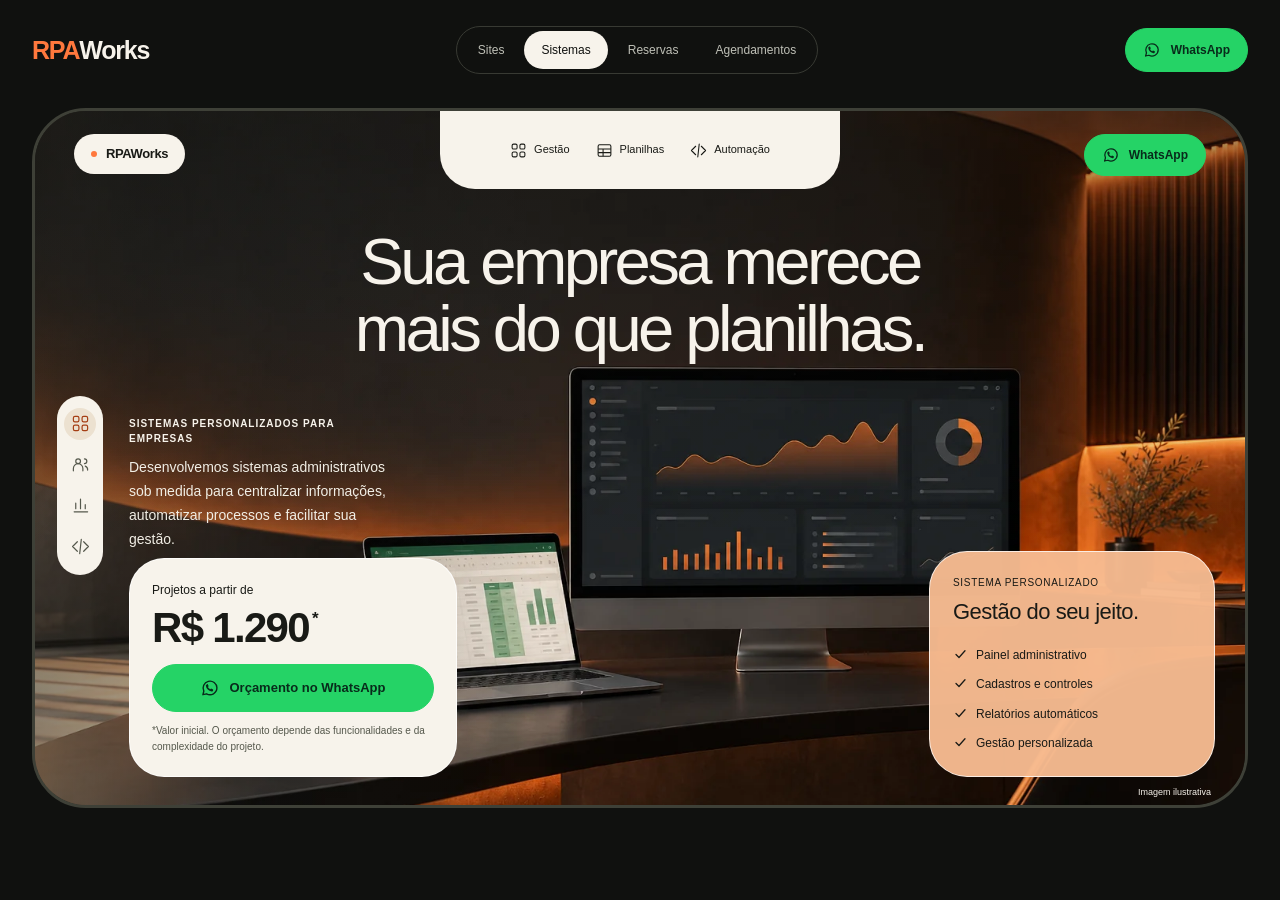
<file: sistemas.html>
<!doctype html>
<html lang="pt-BR">
<head>
  <meta charset="utf-8">
  <meta name="viewport" content="width=device-width, initial-scale=1">
  <meta name="theme-color" content="#10110f">
  <title>Sistemas sob medida para empresas | RPAWorks</title>
  <meta name="description" content="Sistemas administrativos sob medida para centralizar informações, automatizar processos e facilitar sua gestão. Projetos a partir de R$ 1.290. Peça seu orçamento à RPAWorks pelo WhatsApp.">
  <link rel="canonical" href="https://www.rpaworks.com.br/sistemas.html">
  <link rel="icon" type="image/svg+xml" href="data:image/svg+xml,%3Csvg xmlns='http://www.w3.org/2000/svg' viewBox='0 0 64 64'%3E%3Crect width='64' height='64' rx='12' fill='%23ed6023'/%3E%3Cpath d='M24 19 11 32l13 13m16-26 13 13-13 13M36 15l-8 34' stroke='%23101510' stroke-width='5' fill='none' stroke-linecap='round' stroke-linejoin='round'/%3E%3C/svg%3E">
  <meta property="og:locale" content="pt_BR">
  <meta property="og:type" content="website">
  <meta property="og:site_name" content="RPAWorks">
  <meta property="og:title" content="Sua empresa merece mais do que planilhas. | RPAWorks">
  <meta property="og:description" content="Sistemas personalizados para empresas. Painel administrativo, cadastros, controles e relatórios automáticos. Projetos a partir de R$ 1.290.">
  <meta property="og:url" content="https://www.rpaworks.com.br/sistemas.html">
  <style>
    :root {
      color-scheme: light;
      --ink: #191a16;
      --cream: #f7f3eb;
      --orange: #ed6023;
      --whatsapp: #25d366;
      --whatsapp-ink: #082b1b;
      --scene-image: url("[data-uri]");
      --body: Arial, Helvetica, sans-serif;
    }
    *, *::before, *::after { box-sizing: border-box; }
    html { min-width: 280px; }
    body {
      margin: 0;
      background-color: #e3dacc;
      background-image: linear-gradient(160deg, rgba(233,225,210,.95), rgba(222,212,193,.92)), var(--scene-image);
      background-position: center;
      background-size: cover;
      color: var(--ink);
      font-family: var(--body);
      font-size: 16px;
      line-height: 1.5;
      -webkit-font-smoothing: antialiased;
    }
    h1, h2, p, ul { margin: 0; }
    a { color: inherit; text-decoration: none; -webkit-tap-highlight-color: transparent; }
    svg { display: block; flex: 0 0 auto; }
    a:focus-visible { outline: 3px solid var(--orange); outline-offset: 5px; }
    .whatsapp-button:focus-visible { outline-color: #fff; box-shadow: 0 0 0 7px var(--ink); }
    ::selection { background: #ed6023; color: #fff; }
    .skip-link {
      position: absolute;
      top: 12px;
      left: 12px;
      z-index: 5;
      padding: 10px 16px;
      border-radius: 9px;
      background: var(--ink);
      color: var(--cream);
      transform: translateY(-160%);
    }
    .skip-link:focus { transform: translateY(0); }
    .hero { min-height: 100vh; min-height: 100svh; padding: 26px 32px 32px; }
    .shell { max-width: 1440px; margin-inline: auto; }
    .outer-header {
      display: flex;
      align-items: center;
      justify-content: space-between;
      gap: 24px;
      min-height: 36px;
    }
    .outer-brand { font-size: 24px; font-weight: 600; line-height: 1.2; letter-spacing: -1px; white-space: nowrap; }
    .outer-brand span { color: #aa3a0e; }
    .outer-label { font-size: 11px; font-weight: 400; letter-spacing: .9px; line-height: 1.5; text-align: right; text-transform: uppercase; }
    .scene {
      position: relative;
      isolation: isolate;
      min-height: 700px;
      margin-top: 34px;
      border: 3px solid var(--cream);
      border-radius: 54px;
      background: #171814;
      overflow: hidden;
    }
    .scene::before {
      content: "";
      position: absolute;
      z-index: -2;
      inset: 0;
      background-image: var(--scene-image);
      background-size: cover;
      background-position: center top;
      background-repeat: no-repeat;
    }
    .scene::after {
      content: "";
      position: absolute;
      z-index: -1;
      inset: 0;
      background: linear-gradient(180deg, rgba(16,18,15,.37) 0%, rgba(16,18,15,.12) 33%, transparent 64%), linear-gradient(90deg, rgba(16,18,15,.48), transparent 42%);
      pointer-events: none;
    }
    .scene-brand {
      position: absolute;
      top: 23px;
      left: 39px;
      display: inline-flex;
      align-items: center;
      gap: 9px;
      padding: 11px 17px;
      border-radius: 28px;
      background: var(--cream);
      font-size: 13px;
      font-weight: 600;
      line-height: 1.4;
      letter-spacing: -.4px;
    }
    .scene-brand::before { content: ""; width: 6px; height: 6px; border-radius: 50%; background: var(--orange); }
    .top-notch {
      position: absolute;
      top: 0;
      left: 50%;
      display: flex;
      align-items: center;
      justify-content: center;
      gap: 26px;
      width: 400px;
      min-height: 78px;
      padding: 17px 24px;
      border-radius: 0 0 35px 35px;
      background: var(--cream);
      transform: translateX(-50%);
    }
    .notch-item { display: flex; align-items: center; gap: 7px; font-size: 11px; line-height: 1.4; }
    .notch-item svg { width: 17px; height: 17px; }
    .whatsapp-button {
      display: inline-flex;
      align-items: center;
      justify-content: center;
      gap: 9px;
      min-height: 48px;
      padding: 12px 17px;
      border: 1px solid var(--whatsapp);
      border-radius: 24px;
      background: var(--whatsapp);
      color: var(--whatsapp-ink);
      font-size: 13px;
      font-weight: 700;
      line-height: 1.35;
      text-align: center;
      transition: background-color 120ms ease, border-color 120ms ease;
    }
    .whatsapp-button svg { width: 20px; height: 20px; }
    .whatsapp-button:hover { background: #20bd5a; border-color: #20bd5a; }
    .whatsapp-button--top { position: absolute; top: 23px; right: 39px; min-height: 42px; padding: 10px 17px; font-size: 12px; }
    .whatsapp-button--top svg { width: 18px; height: 18px; }
    .headline {
      position: absolute;
      top: 117px;
      left: 50%;
      width: calc(100% - 190px);
      max-width: 950px;
      color: var(--cream);
      font-size: clamp(42px, 5.1vw, 74px);
      font-weight: 400;
      line-height: 1.03;
      letter-spacing: -.055em;
      text-align: center;
      transform: translateX(-50%);
    }
    .headline span { display: block; }
    .intro {
      position: absolute;
      top: 44%;
      left: 94px;
      max-width: 272px;
      color: var(--cream);
      font-size: 14px;
      line-height: 1.7;
    }
    .intro-label { display: block; margin-bottom: 10px; font-size: 10px; font-weight: 700; line-height: 1.5; letter-spacing: 1px; text-transform: uppercase; }
    .description { color: #f1eee5; }
    .icon-rail {
      position: absolute;
      top: 41%;
      left: 22px;
      display: grid;
      gap: 9px;
      padding: 12px 7px;
      border-radius: 30px;
      background: var(--cream);
      color: #55584c;
    }
    .rail-icon { display: grid; place-items: center; width: 32px; height: 32px; }
    .rail-icon svg { width: 19px; height: 19px; }
    .rail-icon:first-child { border-radius: 50%; background: #ece1d0; color: #a53e14; }
    .card { position: absolute; bottom: 28px; border: 1px solid rgba(255,255,255,.75); }
    .offer-card { left: 94px; width: 328px; padding: 22px; border-radius: 35px; background: var(--cream); }
    .price-label { font-size: 12px; line-height: 1.5; }
    .price { margin-top: 6px; font-size: 42px; font-weight: 600; line-height: 1.08; letter-spacing: -1.7px; }
    .price sup { margin-left: 3px; font-size: 17px; vertical-align: top; line-height: 1.6; }
    .offer-card .whatsapp-button { width: 100%; margin-top: 14px; border-radius: 25px; }
    .price-note { margin-top: 11px; color: #55584c; font-size: 10px; line-height: 1.55; }
    .features-card { right: 30px; width: 286px; padding: 23px; border-radius: 38px; background: rgba(247,188,145,.96); }
    .card-label { font-size: 10px; letter-spacing: .7px; line-height: 1.5; text-transform: uppercase; }
    .features-title { margin-top: 9px; font-size: 22px; font-weight: 500; line-height: 1.15; letter-spacing: -.5px; }
    .features { display: grid; gap: 11px; margin-top: 21px; padding: 0; list-style: none; }
    .features li { display: flex; align-items: flex-start; gap: 8px; font-size: 12px; line-height: 1.55; }
    .features svg { width: 15px; height: 15px; margin-top: 1px; }
    .device-space { display: none; }
    .illustration-note { position: absolute; right: 34px; bottom: 6px; color: var(--cream); font-size: 9px; line-height: 1.4; }
    @media (min-width: 1600px) {
      .scene { min-height: 760px; margin-top: 50px; }
      .headline { top: 135px; font-size: 78px; }
      .intro { top: 43%; }
    }
    @media (min-width: 901px) and (max-height: 820px) {
      .hero { padding-block: 18px 22px; }
      .scene { min-height: 610px; margin-top: 24px; }
      .headline { top: 105px; font-size: clamp(42px, 4.9vw, 62px); }
      .intro { top: 41%; font-size: 13px; line-height: 1.6; }
      .intro-label { margin-bottom: 7px; font-size: 9px; }
      .offer-card { padding: 20px; }
      .features-card { padding: 20px; }
      .features { margin-top: 16px; gap: 10px; }
    }
    @media (max-width: 1100px) and (min-width: 901px) {
      .hero { padding-inline: 24px; }
      .scene { border-radius: 44px; }
      .top-notch { width: 350px; gap: 18px; padding-inline: 18px; }
      .scene-brand { left: 25px; }
      .whatsapp-button--top { right: 25px; }
      .headline { width: calc(100% - 100px); font-size: 51px; }
      .intro { left: 79px; max-width: 230px; font-size: 12px; }
      .intro-label { font-size: 9px; letter-spacing: .6px; }
      .icon-rail { left: 15px; }
      .offer-card { left: 79px; width: 290px; }
      .features-card { right: 24px; width: 254px; }
      .features-title { font-size: 20px; }
      .features li { font-size: 11px; }
    }
    @media (max-width: 900px) {
      .hero { padding: 20px 24px 28px; }
      .outer-brand { font-size: 23px; }
      .outer-label { max-width: 175px; font-size: 10px; }
      .scene {
        display: grid;
        grid-template-columns: minmax(0, 1fr) minmax(0, 1fr);
        grid-template-areas: "headline headline" "intro intro" "devices devices" "offer features";
        align-items: start;
        gap: 20px;
        min-height: 0;
        padding: 100px 24px 24px;
        margin-top: 27px;
        border-radius: 40px;
      }
      .scene::before {
        background-color: #191b17;
        background-size: auto 495px;
        background-position: 60% 200px;
      }
      .scene::after { background: linear-gradient(180deg, rgba(16,18,15,.2), transparent 40%); }
      .top-notch { width: 300px; min-height: 69px; gap: 18px; padding-inline: 18px; }
      .notch-item { font-size: 10px; gap: 5px; }
      .notch-item svg { width: 15px; height: 15px; }
      .scene-brand { top: 18px; left: 20px; padding-inline: 13px; font-size: 12px; }
      .whatsapp-button--top { top: 18px; right: 20px; padding-inline: 13px; font-size: 11px; }
      .headline { grid-area: headline; position: static; width: 100%; max-width: none; font-size: clamp(35px, 5.7vw, 49px); transform: none; }
      .intro { grid-area: intro; position: static; max-width: 49ch; margin-inline: auto; font-size: 13px; line-height: 1.65; text-align: center; }
      .intro-label { margin-bottom: 8px; font-size: 9px; }
      .icon-rail { display: none; }
      .device-space { grid-area: devices; display: block; min-height: 230px; }
      .card { position: static; width: 100%; }
      .offer-card { grid-area: offer; border-radius: 30px; }
      .features-card { grid-area: features; border-radius: 30px; }
      .features-title { font-size: 21px; }
      .features { margin-top: 18px; gap: 12px; }
      .illustration-note { right: 29px; bottom: 6px; font-size: 8px; }
    }
    @media (max-width: 640px) {
      .hero { padding: 17px 14px 22px; }
      .outer-header { min-height: 32px; gap: 16px; }
      .outer-brand { font-size: 22px; }
      .outer-label { max-width: 138px; font-size: 8px; letter-spacing: .6px; }
      .scene {
        grid-template-columns: minmax(0, 1fr);
        grid-template-areas: "headline" "intro" "devices" "offer" "features";
        gap: 16px;
        padding: 85px 16px 20px;
        margin-top: 23px;
        border-width: 2px;
        border-radius: 32px;
      }
      .scene::before {
        background-size: auto clamp(290px, 93vw, 410px);
        background-position: 60% 194px;
      }
      .top-notch { display: none; }
      .scene-brand { top: 16px; left: 16px; padding: 10px 13px; font-size: 11px; }
      .whatsapp-button--top { top: 15px; right: 16px; min-height: 38px; padding: 9px 12px; font-size: 10px; }
      .whatsapp-button--top svg { width: 17px; height: 17px; }
      .headline { font-size: clamp(29px, 8.2vw, 43px); line-height: 1.05; letter-spacing: -.05em; }
      .intro { max-width: 36ch; font-size: 12px; line-height: 1.65; }
      .intro-label { font-size: 8px; letter-spacing: .7px; }
      .device-space { min-height: clamp(170px, 45vw, 225px); }
      .offer-card { padding: 19px; border-radius: 28px; }
      .price { font-size: 39px; }
      .offer-card .whatsapp-button { margin-top: 12px; min-height: 47px; font-size: 12px; }
      .features-card { padding: 19px; border-radius: 28px; }
      .card-label { font-size: 9px; }
      .features-title { margin-top: 7px; font-size: 20px; }
      .features { grid-template-columns: minmax(0,1fr) minmax(0,1fr); gap: 10px 12px; margin-top: 16px; }
      .features li { gap: 6px; font-size: 10px; line-height: 1.5; }
      .features svg { width: 13px; height: 13px; }
      .illustration-note { right: 22px; bottom: 5px; }
    }
    @media (max-width: 340px) {
      .scene { padding-inline: 13px; }
      .headline { font-size: 28px; }
      .scene-brand { left: 13px; padding-inline: 11px; }
      .whatsapp-button--top { right: 13px; padding-inline: 10px; }
      .offer-card, .features-card { padding: 16px; }
      .offer-card .whatsapp-button { font-size: 11px; padding-inline: 10px; gap: 7px; }
      .features { gap: 10px 9px; }
    }
    @media (max-width: 300px) {
      .headline { font-size: 24px; }
      .features { grid-template-columns: minmax(0, 1fr); }
    }
    @media (prefers-reduced-motion: reduce) {
      *, *::before, *::after { transition: none !important; }
    }
  </style>
  <link rel="stylesheet" href="assets/css/rpaworks-ui.css">
  <script defer src="assets/js/rpaworks-analytics-config.js"></script>
  <script defer src="assets/js/rpaworks-analytics.js"></script>
</head>
<body class="rpa-systems-page">
  <a class="skip-link" href="#conteudo">Pular para o conteúdo</a>
  <main id="conteudo">
    <section class="hero" aria-labelledby="hero-title">
      <div class="shell">
        <header class="rpa-header outer-header">
      <a class="rpa-brand" href="index.html" aria-label="RPAWorks, início"><span>RPA</span>Works</a>
      <nav class="rpa-nav" aria-label="Soluções RPAWorks"><a href="site.html" data-rpa-event="menu_site">Sites</a><a href="sistemas.html" aria-current="page" data-rpa-event="menu_sistemas">Sistemas</a><a href="reservas.html" data-rpa-event="menu_reservas">Reservas</a><a href="agendamentos.html" data-rpa-event="menu_agendamentos">Agendamentos</a></nav>
      <a class="rpa-button rpa-button--whatsapp rpa-button--small" href="https://wa.me/5511961219986?text=Ol%C3%A1%21%20Vi%20o%20an%C3%BAncio%20da%20RPAWorks%20e%20quero%20um%20or%C3%A7amento%20para%20um%20sistema%20administrativo%20sob%20medida.%20Gostaria%20de%20conversar%20sobre%20as%20funcionalidades%20e%20o%20valor%20inicial%20de%20R%24%202.000." target="_blank" rel="noopener noreferrer" data-whatsapp data-rpa-event="whatsapp_cabecalho"><svg viewBox="0 0 24 24" fill="none" aria-hidden="true" focusable="false"><path d="M20.3 11.8a8.3 8.3 0 0 1-12.4 7.2L3.5 20l1.1-4.2a8.3 8.3 0 1 1 15.7-4Z" stroke="currentColor" stroke-width="1.7" stroke-linejoin="round"/><path d="m8.2 7.4 1.1-.1 1.1 2.5-.9 1.1c.6 1.2 1.5 2.1 2.8 2.7l1-.9 2.5 1.1-.1 1.2c-.1.8-.9 1.4-1.7 1.3-3.7-.5-6.4-3.2-7-6.9-.1-.8.4-1.5 1.2-1.7Z" fill="currentColor"/></svg><span>WhatsApp</span></a>
    </header>
        <div class="scene">
          <div class="scene-brand">RPAWorks</div>
          <div class="top-notch" aria-label="Soluções para sua gestão">
            <span class="notch-item"><svg viewBox="0 0 24 24" fill="none" aria-hidden="true" focusable="false"><rect x="3" y="3" width="7" height="7" rx="2" stroke="currentColor" stroke-width="1.5"/><rect x="14" y="3" width="7" height="7" rx="2" stroke="currentColor" stroke-width="1.5"/><rect x="3" y="14" width="7" height="7" rx="2" stroke="currentColor" stroke-width="1.5"/><rect x="14" y="14" width="7" height="7" rx="2" stroke="currentColor" stroke-width="1.5"/></svg>Gestão</span>
            <span class="notch-item"><svg viewBox="0 0 24 24" fill="none" aria-hidden="true" focusable="false"><rect x="3" y="4" width="18" height="16" rx="2" stroke="currentColor" stroke-width="1.5"/><path d="M3 10h18M10 10v10M3 15h18" stroke="currentColor" stroke-width="1.5"/></svg>Planilhas</span>
            <span class="notch-item"><svg viewBox="0 0 24 24" fill="none" aria-hidden="true" focusable="false"><path d="m8 6-6 6 6 6m8-12 6 6-6 6m-3-15-2 18" stroke="currentColor" stroke-width="1.5" stroke-linecap="round" stroke-linejoin="round"/></svg>Automação</span>
          </div>
          <a class="whatsapp-button whatsapp-button--top" href="https://wa.me/5511961219986?text=Ol%C3%A1%21%20Vi%20o%20an%C3%BAncio%20da%20RPAWorks%20e%20quero%20um%20or%C3%A7amento%20para%20um%20sistema%20administrativo%20sob%20medida.%20Gostaria%20de%20conversar%20sobre%20as%20funcionalidades%20e%20o%20valor%20inicial%20de%20R%24%202.000." target="_blank" rel="noopener noreferrer" data-whatsapp aria-label="Conversar com a RPAWorks no WhatsApp, abre em nova aba" data-rpa-event="whatsapp_cabecalho"><svg viewBox="0 0 24 24" fill="none" aria-hidden="true" focusable="false"><path d="M20.3 11.8a8.3 8.3 0 0 1-12.4 7.2L3.5 20l1.1-4.2a8.3 8.3 0 1 1 15.7-4Z" stroke="currentColor" stroke-width="1.7" stroke-linejoin="round"/><path d="m8.2 7.4 1.1-.1 1.1 2.5-.9 1.1c.6 1.2 1.5 2.1 2.8 2.7l1-.9 2.5 1.1-.1 1.2c-.1.8-.9 1.4-1.7 1.3-3.7-.5-6.4-3.2-7-6.9-.1-.8.4-1.5 1.2-1.7Z" fill="currentColor"/></svg><span>WhatsApp</span></a>
          <h1 class="headline" id="hero-title"><span>Sua empresa merece</span><span>mais do que planilhas.</span></h1>
          <div class="intro">
            <p class="intro-label">Sistemas personalizados para empresas</p>
            <p class="description">Desenvolvemos sistemas administrativos sob medida para centralizar informações, automatizar processos e facilitar sua gestão.</p>
          </div>
          <div class="icon-rail" aria-hidden="true">
            <span class="rail-icon"><svg viewBox="0 0 24 24" fill="none"><rect x="3" y="3" width="7" height="7" rx="2" stroke="currentColor" stroke-width="1.5"/><rect x="14" y="3" width="7" height="7" rx="2" stroke="currentColor" stroke-width="1.5"/><rect x="3" y="14" width="7" height="7" rx="2" stroke="currentColor" stroke-width="1.5"/><rect x="14" y="14" width="7" height="7" rx="2" stroke="currentColor" stroke-width="1.5"/></svg></span>
            <span class="rail-icon"><svg viewBox="0 0 24 24" fill="none"><circle cx="9" cy="8" r="3" stroke="currentColor" stroke-width="1.5"/><path d="M3 20v-3a6 6 0 0 1 12 0v3m2-15a3 3 0 0 1 0 6m1 3a5 5 0 0 1 3 5" stroke="currentColor" stroke-width="1.5" stroke-linecap="round"/></svg></span>
            <span class="rail-icon"><svg viewBox="0 0 24 24" fill="none"><path d="M4 20h17M6 16V9m6 7V4m6 12v-5" stroke="currentColor" stroke-width="1.5" stroke-linecap="round"/></svg></span>
            <span class="rail-icon"><svg viewBox="0 0 24 24" fill="none"><path d="m8 6-6 6 6 6m8-12 6 6-6 6m-3-15-2 18" stroke="currentColor" stroke-width="1.5" stroke-linecap="round" stroke-linejoin="round"/></svg></span>
          </div>
          <div class="device-space" aria-hidden="true"></div>
          <div class="card offer-card">
            <p class="price-label">Projetos a partir de</p>
            <p class="price">R$ 1.290<sup>*</sup></p>
            <a class="whatsapp-button" id="whatsapp-cta" href="https://wa.me/5511961219986?text=Ol%C3%A1%21%20Vi%20o%20an%C3%BAncio%20da%20RPAWorks%20e%20quero%20um%20or%C3%A7amento%20para%20um%20sistema%20administrativo%20sob%20medida.%20Gostaria%20de%20conversar%20sobre%20as%20funcionalidades%20e%20o%20valor%20inicial%20de%20R%24%202.000." target="_blank" rel="noopener noreferrer" data-whatsapp aria-describedby="price-note" aria-label="Pedir orçamento de um sistema personalizado no WhatsApp, abre em nova aba" data-rpa-event="whatsapp_principal"><svg viewBox="0 0 24 24" fill="none" aria-hidden="true" focusable="false"><path d="M20.3 11.8a8.3 8.3 0 0 1-12.4 7.2L3.5 20l1.1-4.2a8.3 8.3 0 1 1 15.7-4Z" stroke="currentColor" stroke-width="1.7" stroke-linejoin="round"/><path d="m8.2 7.4 1.1-.1 1.1 2.5-.9 1.1c.6 1.2 1.5 2.1 2.8 2.7l1-.9 2.5 1.1-.1 1.2c-.1.8-.9 1.4-1.7 1.3-3.7-.5-6.4-3.2-7-6.9-.1-.8.4-1.5 1.2-1.7Z" fill="currentColor"/></svg><span>Orçamento no WhatsApp</span></a>
            <p class="price-note" id="price-note">*Valor inicial. O orçamento depende das funcionalidades e da complexidade do projeto.</p>
          </div>
          <div class="card features-card">
            <p class="card-label">Sistema personalizado</p>
            <h2 class="features-title">Gestão do seu jeito.</h2>
            <ul class="features" aria-label="Funcionalidades dos sistemas">
              <li><svg viewBox="0 0 20 20" fill="none" aria-hidden="true" focusable="false"><path d="m4 10 4 4 8-9" stroke="currentColor" stroke-width="1.7" stroke-linecap="round" stroke-linejoin="round"/></svg><span>Painel administrativo</span></li>
              <li><svg viewBox="0 0 20 20" fill="none" aria-hidden="true" focusable="false"><path d="m4 10 4 4 8-9" stroke="currentColor" stroke-width="1.7" stroke-linecap="round" stroke-linejoin="round"/></svg><span>Cadastros e controles</span></li>
              <li><svg viewBox="0 0 20 20" fill="none" aria-hidden="true" focusable="false"><path d="m4 10 4 4 8-9" stroke="currentColor" stroke-width="1.7" stroke-linecap="round" stroke-linejoin="round"/></svg><span>Relatórios automáticos</span></li>
              <li><svg viewBox="0 0 20 20" fill="none" aria-hidden="true" focusable="false"><path d="m4 10 4 4 8-9" stroke="currentColor" stroke-width="1.7" stroke-linecap="round" stroke-linejoin="round"/></svg><span>Gestão personalizada</span></li>
            </ul>
          </div>
          <p class="illustration-note">Imagem ilustrativa</p>
        </div>
      </div>
    </section>
  </main>
  
</body>
</html>
</file>
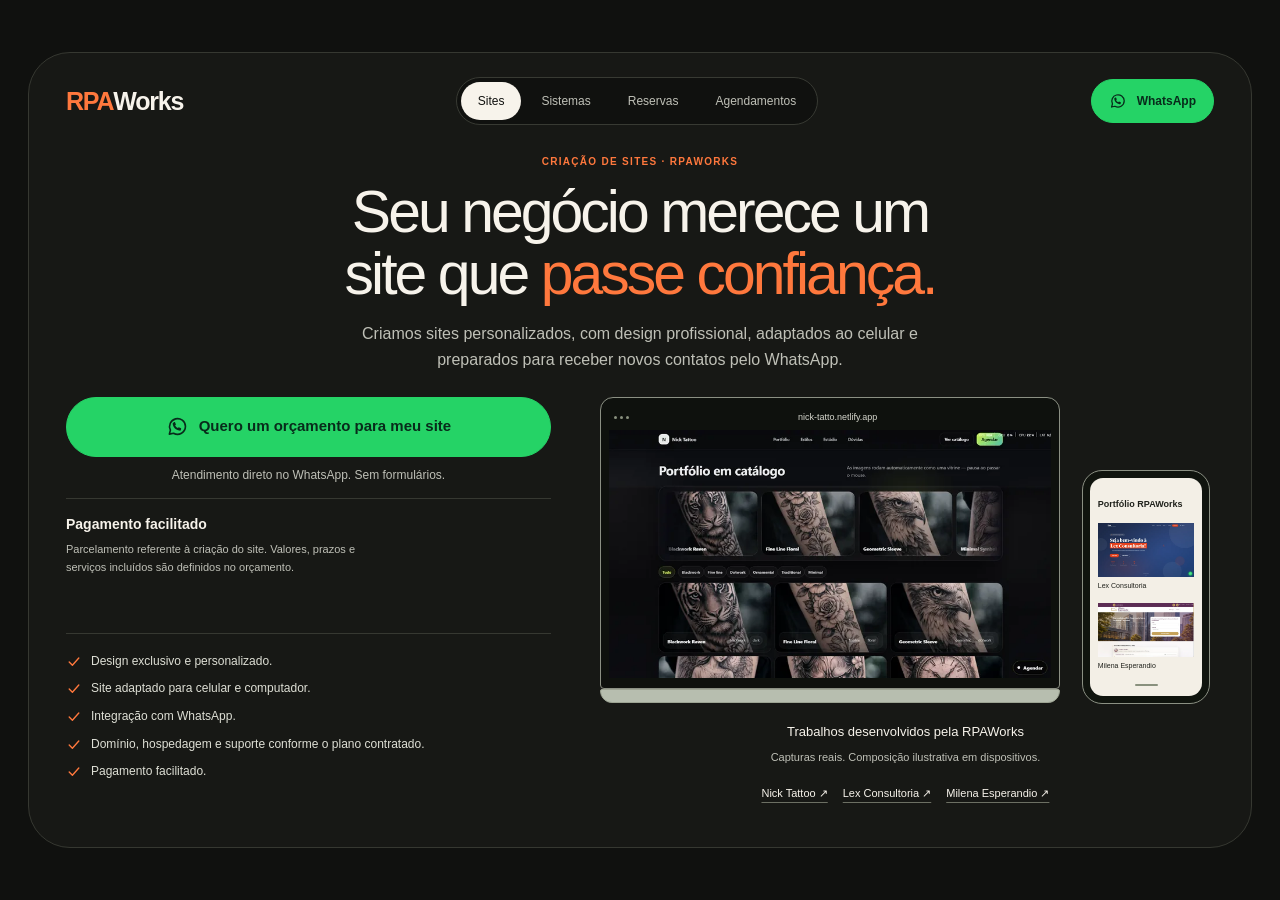
<file: site.html>
<!doctype html>
<html lang="pt-BR">
<head>
  <meta charset="utf-8">
  <meta name="viewport" content="width=device-width, initial-scale=1">
  <meta name="theme-color" content="#10110f">
  <title>Sites profissionais para sua empresa | RPAWorks</title>
  <meta name="description" content="Sites personalizados, com design profissional, adaptados ao celular e integração com WhatsApp. Pagamento facilitado. Domínio, hospedagem e suporte conforme o plano contratado.">
  <link rel="canonical" href="https://www.rpaworks.com.br/site.html">
  <meta property="og:locale" content="pt_BR">
  <meta property="og:type" content="website">
  <meta property="og:site_name" content="RPAWorks">
  <meta property="og:title" content="Seu negócio merece um site que passe confiança.">
  <meta property="og:description" content="Sites personalizados, adaptados ao celular e preparados para receber novos contatos pelo WhatsApp. Peça um orçamento à RPAWorks.">
  <meta property="og:url" content="https://www.rpaworks.com.br/site.html">
  <meta property="og:image" content="https://www.rpaworks.com.br/assets/img/portfolio/rpaworks-thumb.jpg">
  <meta name="twitter:card" content="summary_large_image">
  <link rel="stylesheet" href="assets/css/site-landing.css">
  <link rel="stylesheet" href="assets/css/rpaworks-ui.css">
  <script defer src="assets/js/rpaworks-analytics-config.js"></script>
  <script defer src="assets/js/rpaworks-analytics.js"></script>
  <script defer src="assets/js/site-landing.js"></script>
</head>
<body>
  <a class="skip-link" href="#conteudo">Pular para o conteúdo</a>
  <main id="conteudo">
    <section class="hero" aria-labelledby="hero-title">
      <div class="site-shell">
        <header class="rpa-header site-header">
      <a class="rpa-brand" href="index.html" aria-label="RPAWorks, início"><span>RPA</span>Works</a>
      <nav class="rpa-nav" aria-label="Soluções RPAWorks"><a href="site.html" aria-current="page" data-rpa-event="menu_site">Sites</a><a href="sistemas.html" data-rpa-event="menu_sistemas">Sistemas</a><a href="reservas.html" data-rpa-event="menu_reservas">Reservas</a><a href="agendamentos.html" data-rpa-event="menu_agendamentos">Agendamentos</a></nav>
      <a class="rpa-button rpa-button--whatsapp rpa-button--small" href="https://wa.me/5511961219986?text=Ol%C3%A1%21%20Vim%20pelo%20an%C3%BAncio%20da%20RPAWorks%20e%20gostaria%20de%20solicitar%20um%20or%C3%A7amento%20para%20desenvolver%20um%20site%20profissional%20para%20minha%20empresa." target="_blank" rel="noopener noreferrer" data-whatsapp data-rpa-event="whatsapp_cabecalho"><svg viewBox="0 0 24 24" fill="none" aria-hidden="true" focusable="false"><path d="M20.3 11.8a8.3 8.3 0 0 1-12.4 7.2L3.5 20l1.1-4.2a8.3 8.3 0 1 1 15.7-4Z" stroke="currentColor" stroke-width="1.7" stroke-linejoin="round"/><path d="m8.2 7.4 1.1-.1 1.1 2.5-.9 1.1c.6 1.2 1.5 2.1 2.8 2.7l1-.9 2.5 1.1-.1 1.2c-.1.8-.9 1.4-1.7 1.3-3.7-.5-6.4-3.2-7-6.9-.1-.8.4-1.5 1.2-1.7Z" fill="currentColor"/></svg><span>WhatsApp</span></a>
    </header>
        <div class="hero-layout">
          <div class="hero-copy">
            <p class="eyebrow">Criação de sites · RPAWorks</p>
            <h1 class="headline" id="hero-title">Seu negócio merece um site que <span>passe confiança.</span></h1>
            <p class="intro">Criamos sites personalizados, com design profissional, adaptados ao celular e preparados para receber novos contatos pelo WhatsApp.</p>
          </div>
          <div class="offer">
            <a class="whatsapp-button primary-cta" id="whatsapp-cta" href="https://wa.me/5511961219986?text=Ol%C3%A1%21%20Vim%20pelo%20an%C3%BAncio%20da%20RPAWorks%20e%20gostaria%20de%20solicitar%20um%20or%C3%A7amento%20para%20desenvolver%20um%20site%20profissional%20para%20minha%20empresa." target="_blank" rel="noopener noreferrer" data-whatsapp data-rpa-event="whatsapp_principal" aria-describedby="contact-note payment-note" aria-label="Quero um orçamento para meu site pelo WhatsApp, abre em nova aba"><svg viewBox="0 0 24 24" fill="none" aria-hidden="true" focusable="false"><path d="M20.3 11.8a8.3 8.3 0 0 1-12.4 7.2L3.5 20l1.1-4.2a8.3 8.3 0 1 1 15.7-4Z" stroke="currentColor" stroke-width="1.7" stroke-linejoin="round"/><path d="m8.2 7.4 1.1-.1 1.1 2.5-.9 1.1c.6 1.2 1.5 2.1 2.8 2.7l1-.9 2.5 1.1-.1 1.2c-.1.8-.9 1.4-1.7 1.3-3.7-.5-6.4-3.2-7-6.9-.1-.8.4-1.5 1.2-1.7Z" fill="currentColor"/></svg><span>Quero um orçamento para meu site</span></a>
            <p class="contact-note" id="contact-note">Atendimento direto no WhatsApp. Sem formulários.</p>
            <div class="offer-conditions">
              <p class="promotion" id="promotion" data-promotion-ends="2026-10-31T23:59:59-03:00" hidden>10% de desconto na criação do site até <time datetime="2026-10-31">31/10/2026</time>.</p>
              <p class="payment-title">Pagamento facilitado</p>
              <p class="payment-note" id="payment-note">Parcelamento referente à criação do site. Valores, prazos e serviços incluídos são definidos no orçamento.</p>
            </div>
          </div>
          <figure class="project-visual" aria-labelledby="project-caption">
            <div class="devices">
              <div class="notebook">
                <div class="notebook-lid">
                  <div class="browser-line" aria-hidden="true"><span class="browser-dots"><i></i><i></i><i></i></span><span>nick-tatto.netlify.app</span><span></span></div>
                  <picture class="screen-picture">
                    <source type="image/webp" srcset="[data-uri]">
                    <img src="assets/img/portfolio/NickTatto.jpg" width="760" height="428" alt="Site Nick Tattoo, projeto real da RPAWorks com portfólio de tatuagens." fetchpriority="high" decoding="async">
                  </picture>
                </div>
                <div class="notebook-base" aria-hidden="true"></div>
              </div>
              <div class="phone" aria-hidden="true">
                <div class="phone-screen">
                  <p class="phone-heading">Portfólio RPAWorks</p>
                  <div class="phone-project">
                    <picture class="screen-picture">
                      <source type="image/webp" srcset="[data-uri]">
                      <img src="assets/img/portfolio/Lex.png" width="760" height="428" alt="" decoding="async">
                    </picture>
                    <p>Lex Consultoria</p>
                  </div>
                  <div class="phone-project">
                    <picture class="screen-picture">
                      <source type="image/webp" srcset="[data-uri]">
                      <img src="assets/img/portfolio/Milena.png" width="760" height="428" alt="" decoding="async">
                    </picture>
                    <p>Milena Esperandio</p>
                  </div>
                  <div class="phone-home"></div>
                </div>
              </div>
            </div>
            <figcaption class="project-caption" id="project-caption">
              <strong>Trabalhos desenvolvidos pela RPAWorks</strong>
              Capturas reais. Composição ilustrativa em dispositivos.
              <span class="project-links">
                <a href="https://nick-tatto.netlify.app/" target="_blank" rel="noopener noreferrer" data-rpa-event="portfolio_nick_tattoo" aria-label="Conhecer Nick Tattoo, abre em nova aba">Nick Tattoo ↗</a>
                <a href="https://consultoriojuri.netlify.app/" target="_blank" rel="noopener noreferrer" data-rpa-event="portfolio_lex_consultoria" aria-label="Conhecer Lex Consultoria, abre em nova aba">Lex Consultoria ↗</a>
                <a href="https://milena-prot2.onrender.com/" target="_blank" rel="noopener noreferrer" data-rpa-event="portfolio_milena_esperandio" aria-label="Conhecer Milena Esperandio, abre em nova aba">Milena Esperandio ↗</a>
              </span>
            </figcaption>
          </figure>
          <ul class="benefits" aria-label="O que você pode contratar">
            <li><svg viewBox="0 0 20 20" fill="none" aria-hidden="true" focusable="false"><path d="m4 10 4 4 8-9" stroke="currentColor" stroke-width="1.7" stroke-linecap="round" stroke-linejoin="round"/></svg><span>Design exclusivo e personalizado.</span></li>
            <li><svg viewBox="0 0 20 20" fill="none" aria-hidden="true" focusable="false"><path d="m4 10 4 4 8-9" stroke="currentColor" stroke-width="1.7" stroke-linecap="round" stroke-linejoin="round"/></svg><span>Site adaptado para celular e computador.</span></li>
            <li><svg viewBox="0 0 20 20" fill="none" aria-hidden="true" focusable="false"><path d="m4 10 4 4 8-9" stroke="currentColor" stroke-width="1.7" stroke-linecap="round" stroke-linejoin="round"/></svg><span>Integração com WhatsApp.</span></li>
            <li><svg viewBox="0 0 20 20" fill="none" aria-hidden="true" focusable="false"><path d="m4 10 4 4 8-9" stroke="currentColor" stroke-width="1.7" stroke-linecap="round" stroke-linejoin="round"/></svg><span>Domínio, hospedagem e suporte conforme o plano contratado.</span></li>
            <li><svg viewBox="0 0 20 20" fill="none" aria-hidden="true" focusable="false"><path d="m4 10 4 4 8-9" stroke="currentColor" stroke-width="1.7" stroke-linecap="round" stroke-linejoin="round"/></svg><span>Pagamento facilitado.</span></li>
          </ul>
        </div>
      </div>
    </section>
  </main>
</body>
</html>
</file>
<file: assets/css/rpaworks-ui.css>
:root {
  --rpa-bg: #10110f;
  --rpa-surface: #191a17;
  --rpa-paper: #f7f3eb;
  --rpa-muted: #bfc0b7;
  --rpa-line: #383a33;
  --rpa-orange: #ff783d;
  --rpa-whatsapp: #25d366;
  --rpa-whatsapp-ink: #082b1b;
}
.rpa-header, .rpa-footer, .rpa-button { font-family: Arial, Helvetica, sans-serif; }
.rpa-header { display: flex; flex-wrap: wrap; align-items: center; justify-content: space-between; gap: 18px; color: var(--rpa-paper); }
.rpa-brand { display: inline-flex; align-items: baseline; color: var(--rpa-paper); font-size: 25px; font-weight: 600; line-height: 1.2; letter-spacing: -1.2px; text-decoration: none; white-space: nowrap; }
.rpa-brand span { color: var(--rpa-orange); }
.rpa-nav { display: flex; flex-wrap: wrap; justify-content: center; gap: 3px; padding: 4px; border: 1px solid var(--rpa-line); border-radius: 28px; background: var(--rpa-bg); }
.rpa-nav a { display: inline-flex; align-items: center; justify-content: center; min-height: 38px; padding: 9px 17px; border-radius: 24px; color: var(--rpa-muted); font-size: 12px; font-weight: 500; line-height: 1.4; text-decoration: none; }
.rpa-nav a:hover { color: var(--rpa-paper); background: #262822; }
.rpa-nav [aria-current="page"] { color: var(--rpa-bg); background: var(--rpa-paper); }
.rpa-button { display: inline-flex; align-items: center; justify-content: center; gap: 10px; min-height: 52px; max-width: 100%; padding: 14px 22px; border: 1px solid var(--rpa-line); border-radius: 30px; background: transparent; color: var(--rpa-paper); font-size: 14px; font-weight: 600; line-height: 1.4; text-align: center; text-decoration: none; cursor: pointer; transition: background-color 140ms ease, border-color 140ms ease; }
.rpa-button:hover { background: #292b24; border-color: #777b6c; }
.rpa-button svg { display: block; width: 21px; height: 21px; flex: 0 0 auto; }
.rpa-button--whatsapp { border-color: var(--rpa-whatsapp); background: var(--rpa-whatsapp); color: var(--rpa-whatsapp-ink); font-weight: 700; }
.rpa-button--whatsapp:hover { border-color: #20bd5a; background: #20bd5a; }
.rpa-button--small { min-height: 44px; padding: 10px 17px; font-size: 12px; }
.rpa-button--small svg { width: 18px; height: 18px; }
.rpa-button--paper { border-color: var(--rpa-paper); background: var(--rpa-paper); color: var(--rpa-bg); }
.rpa-button--paper:hover { background: #e4dfd4; }
.rpa-footer { display: flex; flex-wrap: wrap; align-items: center; justify-content: space-between; gap: 18px; max-width: 1360px; margin-inline: auto; padding: 26px 8px 8px; color: var(--rpa-muted); font-size: 12px; line-height: 1.7; }
.rpa-footer nav { display: flex; flex-wrap: wrap; gap: 6px 22px; }
.rpa-footer a { display: inline-flex; align-items: center; min-height: 44px; color: inherit; text-decoration: none; }
.rpa-footer a:hover { color: var(--rpa-orange); }
.rpa-header a:focus-visible, .rpa-footer a:focus-visible, .rpa-button:focus-visible { outline: 3px solid var(--rpa-orange); outline-offset: 5px; }
.rpa-button--whatsapp:focus-visible { outline-color: var(--rpa-paper); }
.rpa-systems-page { background: var(--rpa-bg); background-image: none; }
.rpa-systems-page .outer-header { min-height: 48px; }
.rpa-systems-page .scene { border-color: #3e4037; }
.rpa-systems-page .scene-brand::before { background: var(--rpa-orange); }
@media (max-width: 700px) {
  .rpa-header { gap: 16px; }
  .rpa-brand { font-size: 23px; }
  .rpa-nav { order: 3; width: 100%; gap: 3px; }
  .rpa-nav a { flex: 1 1 auto; min-height: 40px; padding: 9px 12px; }
  .rpa-button--small { padding-inline: 13px; }
  .rpa-footer { padding-inline: 4px; }
}
@media (max-width: 340px) {
  .rpa-header { gap: 12px; }
  .rpa-brand { font-size: 21px; }
  .rpa-nav a { padding-inline: 9px; font-size: 11px; }
}
@media (prefers-reduced-motion: reduce) {
  .rpa-button { transition: none; }
}

/* Quatro soluções no menu: mantém o cabeçalho utilizável nas larguras intermediárias. */
@media (min-width: 701px) and (max-width: 980px) {
  .rpa-nav { order: 3; width: 100%; }
  .rpa-nav a { flex: 1 1 auto; }
}
@media (max-width: 700px) {
  .rpa-nav { display: grid; grid-template-columns: repeat(2,minmax(0,1fr)); border-radius: 20px; }
}
</file>
<file: assets/css/home.css>
*,*::before,*::after { box-sizing: border-box; }
html { min-width: 280px; background: var(--rpa-bg); color-scheme: dark; }
body { margin: 0; color: var(--rpa-paper); font: 16px/1.6 Arial, Helvetica, sans-serif; -webkit-font-smoothing: antialiased; }
h1,h2,h3,p,ul,ol,figure { margin: 0; }
a { color: inherit; text-decoration: none; -webkit-tap-highlight-color: transparent; }
img { display: block; width: 100%; height: auto; }
svg { display: block; flex-shrink: 0; }
::selection { background: var(--rpa-orange); color: var(--rpa-bg); }
a:focus-visible { outline: 3px solid var(--rpa-orange); outline-offset: 5px; }
.skip-link { position: absolute; z-index: 10; top: 8px; left: 8px; padding: 12px 18px; border-radius: 12px; color: var(--rpa-bg); background: var(--rpa-paper); transform: translateY(-160%); }
.skip-link:focus { transform: translateY(0); }
.home-page { max-width: 1440px; margin-inline: auto; padding: 26px; }
.home-shell { padding: 26px 38px 22px; border: 1px solid var(--rpa-line); border-radius: 40px; background: var(--rpa-surface); }
.eyebrow { color: var(--rpa-orange); font-size: 10px; font-weight: 700; line-height: 1.6; letter-spacing: 1.4px; text-transform: uppercase; }
.home-hero-layout { display: grid; grid-template-columns: minmax(0,.93fr) minmax(0,1.07fr); align-items: center; gap: 60px; padding: 57px 0 45px; }
.home-copy { min-width: 0; }
.home-copy h1 { margin-top: 21px; font-size: clamp(46px,4.9vw,70px); font-weight: 400; letter-spacing: -.055em; line-height: 1.02; }
.home-copy h1 span { color: var(--rpa-orange); }
.home-description { max-width: 48ch; margin-top: 24px; color: var(--rpa-muted); font-size: 15px; line-height: 1.8; }
.home-actions { display: flex; flex-wrap: wrap; align-items: center; gap: 15px 22px; margin-top: 27px; }
.text-link { display: inline-flex; align-items: center; gap: 12px; min-height: 44px; font-size: 12px; text-decoration: underline; text-decoration-color: #737965; text-underline-offset: 6px; }
.text-link svg { width: 20px; height: 20px; color: var(--rpa-orange); }
.home-visual { display: grid; gap: 22px; min-width: 0; }
.home-notebook { padding: 10px 10px 0; border: 1px solid #707760; border-radius: 19px; background: #0b0d08; }
.notebook-toolbar { display: flex; align-items: center; justify-content: space-between; gap: 10px; height: 28px; padding: 0 5px 9px; color: #c1c9b3; font-size: 8px; line-height: 1.5; }
.toolbar-dots { display: flex; gap: 4px; }
.toolbar-dots i { width: 4px; height: 4px; border-radius: 50%; background: #8a947c; }
.home-notebook picture { display: block; }
.home-notebook img { aspect-ratio: 760 / 428; object-fit: contain; border-radius: 6px; }
.home-notebook figcaption { display: flex; flex-wrap: wrap; justify-content: space-between; gap: 3px 12px; padding: 14px 4px 10px; color: #bfc9ae; font-size: 10px; }
.home-notebook figcaption a { display: inline-flex; align-items: center; min-height: 44px; margin-block: -13px; color: #f1f3e5; text-decoration: underline; text-underline-offset: 4px; }
.home-demo-preview { display: block; padding: 24px; border: 1px solid #d2d0c5; border-radius: 24px; background: var(--rpa-paper); color: #24291e; }
.home-demo-preview:hover { border-color: var(--rpa-orange); }
.preview-heading { display: flex; align-items: center; justify-content: space-between; gap: 16px; margin-bottom: 18px; }
.preview-label { padding: 4px 9px; border: 1px solid #c7c4b6; border-radius: 20px; color: #834123; font-size: 9px; }
.preview-heading > span:last-child { font-size: 23px; line-height: 1; }
.preview-copy h2 { font-size: 26px; font-weight: 400; line-height: 1.15; letter-spacing: -.8px; }
.preview-copy p { max-width: 48ch; margin-top: 10px; color: #656c58; font-size: 11px; }
.mini-reservations { display: grid; gap: 7px; margin-top: 19px; }
.mini-reservations > span { display: grid; grid-template-columns: 40px minmax(0,1fr) auto; gap: 9px; align-items: center; padding: 9px 12px; border: 1px solid #d6d9ca; border-radius: 9px; font-size: 10px; }
.mini-reservations b { font-weight: 500; }
.mini-reservations i { padding: 2px 6px; border-radius: 12px; background: #e5e6db; font-size: 8px; font-style: normal; }
.mini-reservations > span:last-child i { background: #ead9c4; color: #754321; }
.preview-action { display: inline-flex; align-items: center; justify-content: space-between; gap: 14px; width: 100%; margin-top: 16px; padding-top: 13px; border-top: 1px solid #cdd1c0; font-size: 11px; font-weight: 600; }
.preview-action svg { width: 18px; height: 18px; }
.hero-bottom { display: flex; flex-wrap: wrap; align-items: center; justify-content: space-between; gap: 10px 25px; padding-top: 18px; border-top: 1px solid var(--rpa-line); color: var(--rpa-muted); font-size: 11px; }
.hero-bottom nav { display: flex; flex-wrap: wrap; gap: 4px 24px; }
.hero-bottom a { display: inline-flex; align-items: center; min-height: 44px; }
.hero-bottom a:hover { color: var(--rpa-orange); }
.home-section { padding: 70px 38px; border-bottom: 1px solid var(--rpa-line); scroll-margin-top: 24px; }
.section-heading { display: flex; justify-content: space-between; align-items: end; gap: 30px; margin-bottom: 36px; }
.section-heading h2,.process-layout h2 { margin-top: 14px; font-size: clamp(32px,3.6vw,48px); font-weight: 400; letter-spacing: -1.7px; line-height: 1.06; }
.section-heading > p { max-width: 34ch; color: var(--rpa-muted); font-size: 13px; }
.solution-list { border-top: 1px solid var(--rpa-line); }
.solution-row { display: grid; grid-template-columns: 40px minmax(0,1fr) auto; align-items: center; gap: 20px; padding: 26px 3px; border-bottom: 1px solid var(--rpa-line); }
a.solution-row:hover h3 { color: var(--rpa-orange); }
.solution-index { align-self: start; margin-top: 5px; color: var(--rpa-orange); font-size: 11px; }
.solution-row h3 { font-size: 23px; font-weight: 400; line-height: 1.3; letter-spacing: -.6px; }
.solution-row p { max-width: 65ch; margin-top: 7px; color: var(--rpa-muted); font-size: 13px; }
.solution-action { display: inline-flex; align-items: center; justify-content: space-between; gap: 22px; min-height: 44px; font-size: 12px; white-space: nowrap; }
.solution-action svg { width: 19px; height: 19px; }
.solution-action[data-whatsapp] { gap: 10px; padding: 9px 15px; border-radius: 25px; background: var(--rpa-whatsapp); color: var(--rpa-whatsapp-ink); font-weight: 600; }
.solution-tag { display: inline-block; margin-bottom: 8px; color: var(--rpa-orange); font-size: 10px; }
.project-grid { display: grid; grid-template-columns: repeat(3,minmax(0,1fr)); gap: 22px; }
.project-card { min-width: 0; }
.project-card picture { display: block; padding: 7px; border: 1px solid var(--rpa-line); border-radius: 16px; background: #20231b; }
.project-card img { aspect-ratio: 760 / 428; object-fit: contain; border-radius: 10px; }
.project-card:hover picture { border-color: var(--rpa-orange); }
.project-meta { display: flex; align-items: start; justify-content: space-between; gap: 15px; padding: 17px 3px 0; }
.project-meta h3 { font-size: 17px; font-weight: 500; letter-spacing: -.4px; }
.project-meta p { margin-top: 4px; color: var(--rpa-muted); font-size: 11px; }
.project-meta > span { color: var(--rpa-orange); font-size: 25px; line-height: 1; }
.process-layout { display: grid; grid-template-columns: minmax(0,.9fr) minmax(0,1.1fr); gap: 60px; }
.process-intro { max-width: 36ch; margin-top: 22px; color: var(--rpa-muted); font-size: 13px; }
.process-steps { padding: 0; list-style: none; }
.process-steps li { display: grid; grid-template-columns: 29px minmax(0,1fr); gap: 18px; padding: 23px 0; border-bottom: 1px solid var(--rpa-line); }
.process-steps li:first-child { padding-top: 0; }
.process-steps li > span { margin-top: 4px; color: var(--rpa-orange); font-size: 11px; }
.process-steps h3 { font-size: 18px; font-weight: 400; }
.process-steps p { max-width: 48ch; margin-top: 7px; color: var(--rpa-muted); font-size: 13px; }
.home-contact { display: flex; align-items: center; justify-content: space-between; gap: 35px; margin-top: 65px; padding: 36px; border: 1px solid var(--rpa-line); border-radius: 28px; background: var(--rpa-surface); }
.home-contact h2 { margin-top: 12px; font-size: clamp(28px,3vw,40px); font-weight: 400; line-height: 1.1; letter-spacing: -1.2px; }
@media (max-width: 1100px) {
  .home-shell { padding: 24px; }
  .home-hero-layout { gap: 32px; padding-top: 40px; }
  .home-copy h1 { font-size: 53px; }
  .home-description { font-size: 14px; }
  .home-demo-preview { padding: 19px; }
  .preview-copy h2 { font-size: 23px; }
  .home-section { padding-inline: 24px; }
  .process-layout { gap: 35px; }
}
@media (max-width: 900px) {
  .home-hero-layout { grid-template-columns: minmax(0,1fr); gap: 34px; }
  .home-copy h1 { font-size: clamp(45px,7.5vw,68px); }
  .home-copy h1 br:nth-of-type(2) { display: none; }
  .home-copy h1 span { display: block; }
  .home-description { max-width: 60ch; font-size: 15px; }
  .home-visual { grid-template-columns: minmax(0,1.1fr) minmax(0,.9fr); align-items: start; gap: 20px; }
  .preview-copy h2 { font-size: 20px; }
  .mini-reservations > span { grid-template-columns: 35px minmax(0,1fr); gap: 5px; }
  .mini-reservations i { display: none; }
  .hero-bottom nav { gap: 15px; }
  .home-section { padding-block: 55px; }
  .solution-row { grid-template-columns: 25px minmax(0,1fr) auto; gap: 15px; }
  .solution-row h3 { font-size: 20px; }
  .solution-action { gap: 12px; }
  .project-grid { gap: 15px; }
  .project-meta h3 { font-size: 15px; }
  .home-contact { padding: 28px; }
}
@media (max-width: 600px) {
  .home-page { padding: 12px; }
  .home-shell { padding: 20px 16px 18px; border-radius: 27px; }
  .home-hero-layout { padding-block: 34px 26px; gap: 28px; }
  .eyebrow { font-size: 9px; letter-spacing: 1px; }
  .home-copy h1 { margin-top: 17px; font-size: clamp(37px,10.7vw,58px); line-height: 1.04; }
  .home-copy h1 br:nth-of-type(2) { display: block; }
  .home-description { margin-top: 21px; font-size: 14px; }
  .home-actions { flex-direction: column; align-items: stretch; gap: 9px; margin-top: 22px; }
  .home-actions .text-link { justify-content: center; }
  .home-visual { grid-template-columns: minmax(0,1fr); gap: 20px; }
  .home-notebook { padding: 7px 7px 0; border-radius: 15px; }
  .notebook-toolbar { font-size: 7px; }
  .home-notebook figcaption { font-size: 9px; }
  .home-demo-preview { padding: 21px; }
  .preview-copy h2 { font-size: 25px; }
  .mini-reservations > span { grid-template-columns: 40px minmax(0,1fr) auto; }
  .mini-reservations i { display: inline; }
  .hero-bottom { display: block; }
  .hero-bottom nav { gap: 4px 18px; margin-top: 7px; }
  .hero-bottom nav a { font-size: 10px; }
  .home-section { padding: 43px 16px; }
  .section-heading { display: block; margin-bottom: 26px; }
  .section-heading h2,.process-layout h2 { font-size: 35px; letter-spacing: -1.2px; }
  .section-heading > p { max-width: 42ch; margin-top: 16px; }
  .solution-row { grid-template-columns: 22px minmax(0,1fr); gap: 6px 12px; padding-block: 23px; }
  .solution-row .solution-action { grid-column: 2; justify-self: start; font-size: 11px; }
  .solution-row p { font-size: 12px; }
  .project-grid { grid-template-columns: minmax(0,1fr); gap: 30px; }
  .project-meta { padding-top: 13px; }
  .project-meta h3 { font-size: 18px; }
  .process-layout { grid-template-columns: minmax(0,1fr); gap: 30px; }
  .home-contact { display: block; margin-top: 35px; padding: 24px 20px; border-radius: 23px; }
  .home-contact .rpa-button { width: 100%; margin-top: 24px; }
  .home-contact h2 { font-size: 30px; }
}
@media (max-width: 350px) {
  .home-copy h1 { font-size: 35px; }
  .home-shell { padding-inline: 12px; }
  .home-actions .rpa-button { padding-inline: 12px; font-size: 13px; }
  .home-demo-preview { padding: 17px; }
  .preview-copy h2 { font-size: 23px; }
  .mini-reservations i { display: none; }
  .mini-reservations > span { grid-template-columns: 35px minmax(0,1fr); }
  .home-contact { padding-inline: 16px; }
}
@media (prefers-reduced-motion: reduce) {
  *,*::before,*::after { transition: none !important; scroll-behavior: auto !important; }
}
</file>
<file: assets/css/agendamentos.css>
*,*::before,*::after { box-sizing: border-box; }
html { min-width: 280px; background: var(--rpa-bg); color-scheme: dark; }
body { margin: 0; color: var(--rpa-paper); font: 16px/1.6 Arial, Helvetica, sans-serif; -webkit-font-smoothing: antialiased; }
h1,h2,h3,h4,p,ol,ul,dl,dd,fieldset { margin: 0; }
a { color: inherit; text-decoration: none; -webkit-tap-highlight-color: transparent; }
button,input,select { font: inherit; }
button { cursor: pointer; }
svg { display: block; flex: 0 0 auto; }
[hidden] { display: none !important; }
::selection { background: var(--rpa-orange); color: var(--rpa-bg); }
a:focus-visible,button:focus-visible,input:focus-visible,select:focus-visible,summary:focus-visible,[tabindex="-1"]:focus-visible { outline: 3px solid var(--rpa-orange); outline-offset: 4px; }
.ag-skip { position: absolute; z-index: 10; top: 8px; left: 8px; padding: 12px 18px; border-radius: 12px; background: var(--rpa-paper); color: var(--rpa-bg); transform: translateY(-160%); }
.ag-skip:focus { transform: translateY(0); }
.ag-page { max-width: 1440px; margin-inline: auto; padding: 26px; }
.ag-shell { padding: 26px 38px 35px; border: 1px solid var(--rpa-line); border-radius: 40px; background: var(--rpa-surface); }
.ag-eyebrow { color: var(--rpa-orange); font-size: 10px; font-weight: 700; line-height: 1.6; letter-spacing: 1.3px; text-transform: uppercase; }
.ag-hero { max-width: 960px; margin-inline: auto; padding: 57px 0 35px; text-align: center; }
.ag-hero h1 { margin-top: 17px; font-size: clamp(44px,6.3vw,82px); font-weight: 400; line-height: 1.01; letter-spacing: -.055em; }
.ag-hero h1 span { color: var(--rpa-orange); }
.ag-intro { max-width: 62ch; margin: 24px auto 0; color: var(--rpa-muted); font-size: 16px; line-height: 1.75; }
.ag-hero-actions { display: flex; flex-wrap: wrap; align-items: center; justify-content: center; gap: 14px; margin-top: 26px; }
.ag-secondary { font-size: 13px; }
.ag-secondary span { margin-left: 7px; font-size: 19px; }
.ag-season-note { margin-top: 15px; color: var(--rpa-muted); font-size: 11px; }
.ag-commercial { display: flex; flex-wrap: wrap; align-items: baseline; justify-content: center; gap: 8px 25px; margin-top: 28px; padding-top: 22px; border-top: 1px solid var(--rpa-line); font-size: 12px; }
.ag-commercial strong { margin-left: 4px; font-size: 17px; font-weight: 500; }
.ag-commercial-note { max-width: 86ch; margin: 10px auto 0; color: var(--rpa-muted); font-size: 10px; }
.ag-flow { display: grid; grid-template-columns: repeat(4,minmax(0,1fr)); gap: 23px; padding: 24px 0 28px; border-block: 1px solid var(--rpa-line); list-style: none; }
.ag-flow li { display: flex; align-items: start; gap: 12px; min-width: 0; }
.ag-flow li > span { margin-top: 3px; color: var(--rpa-orange); font-size: 10px; }
.ag-flow strong { font-size: 12px; font-weight: 500; }
.ag-flow p { max-width: 28ch; margin-top: 5px; color: var(--rpa-muted); font-size: 11px; line-height: 1.7; }
.ag-demo-section { padding-top: 37px; scroll-margin-top: 20px; }
.ag-demo-intro { display: flex; align-items: end; justify-content: space-between; gap: 30px; margin-bottom: 20px; }
.ag-demo-intro h2 { margin-top: 10px; font-size: clamp(27px,3vw,39px); font-weight: 400; line-height: 1.09; letter-spacing: -1.3px; }
.ag-demo-intro > p { max-width: 34ch; color: var(--rpa-muted); font-size: 13px; }
.ag-prototype { margin-bottom: 15px; color: var(--rpa-muted); font-size: 11px; }
.ag-prototype strong { display: inline-block; margin-right: 8px; color: var(--rpa-orange); font-weight: 500; }
.ag-fallback { padding: 24px; border: 1px solid var(--rpa-line); border-radius: 18px; color: var(--rpa-muted); font-size: 14px; }
.ag-app { min-width: 0; border: 1px solid #757573; border-radius: 24px; background: var(--rpa-paper); color: #2c2c2a; color-scheme: light; }
.ag-app button:focus-visible,.ag-app input:focus-visible,.ag-app select:focus-visible,.ag-app summary:focus-visible,.ag-app [tabindex="-1"]:focus-visible,.ag-dialog button:focus-visible,.ag-dialog input:focus-visible,.ag-dialog select:focus-visible,.ag-dialog [tabindex="-1"]:focus-visible { outline-color: #93401b; outline-offset: 3px; }
.ag-app-heading { display: flex; flex-wrap: wrap; justify-content: space-between; align-items: center; gap: 15px; padding: 22px 27px; border-radius: 23px 23px 0 0; background: #272725; color: var(--rpa-paper); }
.ag-app-overline { color: #696967; font-size: 9px; font-weight: 500; line-height: 1.6; letter-spacing: 1px; text-transform: uppercase; }
.ag-app-heading .ag-app-overline { color: #c5c5c3; }
.ag-app-heading h3 { margin-top: 5px; font-size: 22px; font-weight: 400; line-height: 1.3; letter-spacing: -.6px; }
.ag-config-note { margin-top: 6px; color: #c5c5c3; font-size: 10px; }
.ag-reset { min-height: 44px; padding: 9px 0; border: 0; color: #e2e2e0; background: transparent; font-size: 11px; text-decoration: underline; text-underline-offset: 5px; }
.ag-mode-tabs { display: grid; grid-template-columns: repeat(2,minmax(0,1fr)); gap: 4px; padding: 0 10px; background: #272725; }
.ag-mode-tabs button { min-width: 0; min-height: 67px; padding: 14px 16px; border: 0; border-radius: 15px 15px 0 0; color: #c6c6c4; background: transparent; text-align: left; }
.ag-mode-tabs button span { display: block; font-size: 14px; font-weight: 600; line-height: 1.4; }
.ag-mode-tabs button small { display: block; margin-top: 4px; font-size: 10px; }
.ag-mode-tabs [aria-selected="true"] { color: #262624; background: var(--rpa-paper); }
.ag-booking-layout { display: grid; grid-template-columns: minmax(0,1.25fr) minmax(0,.75fr); align-items: start; gap: 38px; padding: 29px; }
.ag-booking-main,.ag-booking-sidebar { min-width: 0; }
.ag-fieldset { min-width: 0; padding: 0 0 25px; border: 0; }
.ag-fieldset + .ag-fieldset { padding-top: 24px; border-top: 1px solid #d2d2d0; }
.ag-fieldset legend { float: left; width: 100%; margin-bottom: 17px; padding: 0; font-size: 16px; font-weight: 500; line-height: 1.5; }
.ag-fieldset legend > span { margin-right: 10px; color: #95431c; font-size: 11px; }
.ag-fieldset > :not(legend) { clear: both; }
.ag-fields { display: grid; grid-template-columns: repeat(2,minmax(0,1fr)); gap: 15px; }
.ag-app label,.ag-dialog label { display: grid; align-content: start; gap: 7px; min-width: 0; color: #60605e; font-size: 11px; line-height: 1.5; }
.ag-app input,.ag-app select,.ag-dialog input,.ag-dialog select { width: 100%; min-width: 0; min-inline-size: 0; min-height: 46px; padding: 11px 12px; border: 1px solid #bbbbb9; border-radius: 10px; background: #fffef8; color: #2e2e2c; font-size: 16px; line-height: 1.4; }
.ag-app input::placeholder,.ag-dialog input::placeholder { color: #666664; opacity: 1; }
input[type="date"] { -webkit-appearance: none; }
.ag-date-field { max-width: 260px; }
.ag-slot-note { margin-top: 17px; color: #666664; font-size: 12px; }
.ag-times { display: grid; grid-template-columns: repeat(auto-fill,minmax(75px,1fr)); gap: 8px; margin-top: 14px; }
.ag-time { display: flex; flex-direction: column; align-items: center; justify-content: center; gap: 2px; min-width: 0; min-height: 49px; padding: 8px 4px; border: 1px solid #c1c1bf; border-radius: 9px; background: transparent; color: #424240; font-size: 14px; font-variant-numeric: tabular-nums; line-height: 1.2; }
.ag-time:hover:not(:disabled) { border-color: #824829; background: #f0e4d6; }
.ag-time[aria-pressed="true"] { border-color: #363634; background: #363634; color: #fffef6; }
.ag-time:disabled { border-color: #dbdbd9; color: #696967; background: #eeede5; cursor: default; }
.ag-time small { font-size: 8px; line-height: 1.4; }
.ag-availability-note,.ag-field-help { margin-top: 10px; color: #6a6a68; font-size: 10px; line-height: 1.7; }
.ag-text-button { min-height: 44px; padding: 8px 0; border: 0; color: #87421f; background: transparent; font-size: 12px; text-decoration: underline; text-underline-offset: 5px; }
.ag-button { display: inline-flex; align-items: center; justify-content: center; gap: 14px; min-height: 46px; max-width: 100%; padding: 12px 17px; border: 1px solid #b9b9b7; border-radius: 12px; color: #3a3a38; background: transparent; font-size: 12px; font-weight: 600; line-height: 1.5; text-align: center; }
.ag-button:hover { border-color: #939391; background: #eaeae8; }
.ag-button--primary { border-color: var(--rpa-orange); background: var(--rpa-orange); color: #2c180d; }
.ag-button--primary:hover { border-color: #fb8d5b; background: #fb8d5b; }
.ag-button:disabled { opacity: .5; cursor: default; }
.ag-before-submit { margin-block: 17px 15px; color: #4b4b49; font-size: 12px; line-height: 1.6; }
.ag-error { margin-block: 13px; color: #973b21; font-size: 13px; }
.ag-error:empty { display: none; }
.ag-booking-summary { padding: 25px; border-radius: 19px; color: var(--rpa-paper); background: #2b2b29; }
.ag-booking-summary .ag-app-overline { color: #c6c6c4; }
.ag-booking-summary h3 { margin-top: 13px; font-size: 27px; font-weight: 400; line-height: 1.1; letter-spacing: -.8px; }
.ag-booking-summary dl { display: grid; gap: 16px; margin-top: 24px; }
.ag-booking-summary dt { color: #c4c4c2; font-size: 10px; }
.ag-booking-summary dd { margin-top: 4px; font-size: 13px; }
.ag-booking-summary > p:last-child { margin-top: 21px; padding-top: 17px; border-top: 1px solid #50504e; color: #ccccca; font-size: 10px; }
.ag-catalog-details { margin-top: 17px; border: 1px solid #cfcfcd; border-radius: 14px; }
.ag-catalog-details summary { display: flex; align-items: center; justify-content: space-between; gap: 12px; min-height: 56px; padding: 13px 17px; color: #484846; font-size: 12px; line-height: 1.5; cursor: pointer; list-style: none; }
.ag-catalog-details summary::-webkit-details-marker,.ag-scope summary::-webkit-details-marker { display: none; }
.ag-catalog-details summary > span { font-size: 20px; }
.ag-catalog { display: grid; gap: 14px; padding: 0 17px 15px; list-style: none; }
.ag-catalog li { display: flex; justify-content: space-between; gap: 12px; font-size: 11px; }
.ag-catalog strong { display: block; font-weight: 500; }
.ag-catalog li div > span { display: block; margin-top: 4px; color: #666664; font-size: 9px; }
.ag-catalog li > span { flex: 0 0 auto; color: #6e411f; }
.ag-catalog-details > p { padding: 0 17px 17px; color: #6f6f6d; font-size: 10px; line-height: 1.7; }
.ag-client-success { padding: 25px; border: 1px solid #cacac8; border-radius: 18px; background: #eeede3; }
.ag-success-label { display: inline-flex; padding: 5px 10px; border: 1px solid #aeaeac; border-radius: 20px; color: #565654; font-size: 11px; }
.ag-client-success h3 { margin-top: 20px; font-size: 30px; font-weight: 400; line-height: 1.12; letter-spacing: -1px; }
.ag-client-success > p:not(.ag-success-label) { margin-top: 14px; color: #696967; font-size: 12px; }
.ag-client-success dl { display: grid; gap: 15px; margin-top: 25px; }
.ag-client-success dt,.ag-detail-grid dt { color: #666664; font-size: 10px; }
.ag-client-success dd,.ag-detail-grid dd { margin-top: 4px; font-size: 13px; overflow-wrap: anywhere; }
.ag-result-actions { display: flex; flex-wrap: wrap; gap: 11px; margin-top: 25px; }
.ag-admin-view { padding: 27px; }
.ag-admin-heading { display: flex; flex-wrap: wrap; align-items: center; justify-content: space-between; gap: 20px; margin-bottom: 23px; }
.ag-admin-heading h3 { margin-top: 7px; font-size: 21px; font-weight: 400; line-height: 1.25; letter-spacing: -.5px; }
.ag-admin-filters { display: grid; grid-template-columns: minmax(0,1fr) minmax(0,1.1fr) minmax(0,1fr) auto; align-items: end; gap: 13px; margin-bottom: 27px; }
.ag-admin-layout { display: grid; grid-template-columns: minmax(0,.75fr) minmax(0,1.25fr); gap: 25px; align-items: start; }
.ag-calendar { min-width: 0; padding: 17px; border: 1px solid #cececc; border-radius: 17px; }
.ag-calendar-heading { display: flex; justify-content: space-between; align-items: center; gap: 10px; margin-bottom: 16px; }
.ag-calendar-heading h3 { font-size: 13px; font-weight: 500; text-transform: capitalize; }
.ag-calendar-heading > div { display: flex; gap: 5px; }
.ag-calendar-arrow { display: grid; place-items: center; width: 35px; min-height: 40px; padding: 2px; border: 1px solid #c3c3c1; border-radius: 8px; color: #535351; background: transparent; font-size: 23px; line-height: 1; }
.ag-calendar-arrow:disabled { opacity: .5; cursor: default; }
.ag-weekdays,.ag-calendar-days { display: grid; grid-template-columns: repeat(7,minmax(0,1fr)); gap: 2px; text-align: center; }
.ag-weekdays { margin-bottom: 7px; color: #666664; font-size: 10px; }
.ag-day { display: flex; align-items: center; justify-content: center; flex-direction: column; gap: 3px; min-width: 0; min-height: 46px; padding: 4px 0; border: 1px solid transparent; border-radius: 9px; background: transparent; color: #454543; font-size: 12px; line-height: 1.3; }
.ag-day:hover { border-color: #b1b1af; }
.ag-day[aria-current="date"] { border-color: #ad7655; }
.ag-day[aria-pressed="true"] { border-color: #3a3a38; color: #fffef5; background: #3a3a38; }
.ag-day small { min-height: 10px; color: #8a4722; font-size: 8px; }
.ag-day[aria-pressed="true"] small { color: #f9ba91; }
.ag-calendar > p { margin-top: 14px; padding-top: 12px; border-top: 1px solid #dadad8; color: #6a6a68; font-size: 10px; line-height: 1.7; }
.ag-day-agenda { min-width: 0; }
.ag-day-heading { margin-bottom: 12px; }
.ag-day-heading h3 { font-size: 16px; font-weight: 500; }
.ag-day-heading p { margin-top: 4px; color: #666664; font-size: 10px; }
.ag-appointments { padding: 0; list-style: none; }
.ag-appointment { display: grid; grid-template-columns: 49px minmax(0,1fr) 82px; gap: 16px; align-items: start; width: 100%; min-height: 95px; padding: 18px 4px; border: 0; border-top: 1px solid #cfcfcd; color: #323230; background: transparent; text-align: left; }
.ag-appointment:hover { background: #ededeb; }
.ag-appointment-time { display: block; padding-top: 1px; font-variant-numeric: tabular-nums; }
.ag-appointment-time strong { display: block; font-size: 14px; font-weight: 500; }
.ag-appointment-time span { display: block; margin-top: 4px; color: #666664; font-size: 10px; }
.ag-appointment-info { display: block; min-width: 0; }
.ag-appointment-info strong { display: block; font-size: 13px; font-weight: 500; overflow-wrap: anywhere; }
.ag-appointment-info > span { display: block; margin-top: 4px; color: #61615f; font-size: 12px; overflow-wrap: anywhere; }
.ag-appointment-info small { display: block; margin-top: 7px; color: #666664; font-size: 9px; }
.ag-status { display: inline-flex; align-items: center; justify-content: center; align-self: start; justify-self: start; max-width: 100%; padding: 5px 9px; border: 1px solid #c5c5c3; border-radius: 18px; font-size: 9px; font-weight: 500; line-height: 1.5; }
.ag-status--pendente { border-color: #d6bea3; color: #7e421f; background: #efe0cc; }
.ag-status--confirmado { border-color: #454543; color: #fffef4; background: #454543; }
.ag-status--cancelado { border-color: #c4c4c2; color: #666664; background: #eaeae8; }
.ag-empty { padding: 24px; border: 1px dashed #bebebc; border-radius: 14px; }
.ag-empty h4 { font-size: 16px; font-weight: 500; }
.ag-empty p { max-width: 38ch; margin-top: 9px; color: #6a6a68; font-size: 12px; }
.ag-app-notice { padding: 17px 27px; border-top: 1px solid #d4d4d2; color: #6a6a68; font-size: 10px; line-height: 1.7; }
.ag-announcement:not(:empty) { margin-top: 10px; color: #7c421f; font-size: 12px; }
.ag-scope { margin-top: 29px; border-bottom: 1px solid var(--rpa-line); }
.ag-scope summary { display: flex; justify-content: space-between; align-items: center; gap: 20px; min-height: 66px; padding-block: 12px; font-size: 14px; cursor: pointer; list-style: none; }
.ag-scope summary > span { color: var(--rpa-orange); font-size: 24px; }
.ag-scope [open] summary > span,.ag-catalog-details[open] summary > span { transform: rotate(45deg); }
.ag-scope-columns { display: grid; grid-template-columns: repeat(2,minmax(0,1fr)); gap: 40px; padding: 16px 0 28px; color: var(--rpa-muted); font-size: 12px; }
.ag-scope-columns h3 { margin-bottom: 14px; color: var(--rpa-paper); font-size: 15px; font-weight: 500; }
.ag-scope-columns ul { display: grid; gap: 8px; padding-left: 18px; }
.ag-scope-columns p + p { margin-top: 13px; }
.ag-final-contact { display: flex; flex-wrap: wrap; justify-content: space-between; align-items: center; gap: 30px; padding-top: 34px; }
.ag-final-contact h2 { margin-top: 12px; font-size: clamp(27px,3vw,39px); font-weight: 400; line-height: 1.1; letter-spacing: -1.2px; }
.ag-final-contact p:last-child { margin-top: 13px; color: var(--rpa-muted); font-size: 12px; }
.ag-dialog { width: min(610px,calc(100% - 28px)); max-height: calc(100vh - 32px); max-height: calc(100dvh - 32px); margin: auto; padding: 26px; border: 1px solid #d3d3d1; border-radius: 23px; background: var(--rpa-paper); color: #31312f; color-scheme: light; overflow-y: auto; overscroll-behavior: contain; }
.ag-dialog::backdrop { background: rgba(8,10,5,.8); }
.ag-dialog-heading { display: flex; justify-content: space-between; align-items: start; gap: 15px; }
.ag-dialog-heading h2 { margin-top: 6px; font-size: 24px; font-weight: 400; line-height: 1.25; letter-spacing: -.6px; }
.ag-close { display: grid; place-items: center; flex: 0 0 auto; width: 44px; height: 44px; padding: 10px; border: 1px solid #c1c1bf; border-radius: 50%; color: #4c4c4a; background: transparent; }
.ag-close svg { width: 21px; height: 21px; }
.ag-dialog-note { margin-top: 15px; color: #666664; font-size: 11px; }
.ag-detail-person { display: flex; flex-wrap: wrap; justify-content: space-between; align-items: center; gap: 13px; margin-top: 25px; }
.ag-detail-person h3 { min-width: 0; font-size: 20px; font-weight: 500; overflow-wrap: anywhere; }
.ag-detail-grid { display: grid; grid-template-columns: repeat(2,minmax(0,1fr)); gap: 20px; margin-top: 25px; }
.ag-dialog-actions { display: flex; flex-wrap: wrap; gap: 10px; margin-top: 25px; }
.ag-detail-feedback { margin-top: 15px; color: #7b421f; font-size: 12px; }
.ag-edit-fields { display: grid; grid-template-columns: repeat(2,minmax(0,1fr)); gap: 16px; margin-top: 25px; }
.ag-full-field { grid-column: 1 / -1; }
.ag-edit-fields .ag-field-help { margin-top: -5px; }
@media (max-width: 1100px) {
  .ag-shell { padding: 24px; }
  .ag-hero { padding-top: 42px; }
  .ag-flow { gap: 18px; }
  .ag-booking-layout { gap: 25px; padding: 25px; }
  .ag-fields { grid-template-columns: minmax(0,1fr); }
  .ag-admin-layout { grid-template-columns: minmax(0,.9fr) minmax(0,1.1fr); gap: 20px; }
  .ag-appointment { gap: 10px; grid-template-columns: 44px minmax(0,1fr) 75px; }
}
@media (max-width: 900px) {
  .ag-flow { grid-template-columns: repeat(2,minmax(0,1fr)); gap: 22px; }
  .ag-booking-layout { grid-template-columns: minmax(0,1fr); gap: 0; }
  .ag-booking-summary { display: none; }
  .ag-fields { grid-template-columns: repeat(2,minmax(0,1fr)); }
  .ag-catalog-details { margin-top: 0; }
  .ag-admin-layout { grid-template-columns: minmax(0,1fr); gap: 25px; }
  .ag-calendar { width: 100%; max-width: 470px; margin-inline: auto; }
  .ag-admin-filters { grid-template-columns: repeat(2,minmax(0,1fr)); }
  .ag-admin-filters > button { justify-self: start; }
  .ag-scope-columns { gap: 25px; }
}
@media (max-width: 600px) {
  .ag-page { padding: 12px; }
  .ag-shell { padding: 20px 16px 25px; border-radius: 27px; }
  .ag-hero { padding: 31px 0 26px; }
  .ag-eyebrow { font-size: 9px; letter-spacing: 1px; }
  .ag-hero h1 { font-size: clamp(32px,9.1vw,53px); margin-top: 16px; }
  .ag-intro { margin-top: 20px; font-size: 14px; line-height: 1.7; }
  .ag-hero-actions { flex-direction: column; align-items: stretch; gap: 10px; margin-top: 23px; }
  .ag-hero-actions .rpa-button { font-size: 13px; padding-inline: 12px; }
  .ag-season-note { font-size: 10px; }
  .ag-commercial { display: block; margin-top: 23px; padding-top: 18px; font-size: 11px; }
  .ag-commercial p + p { margin-top: 8px; }
  .ag-commercial strong { font-size: 16px; }
  .ag-commercial-note { font-size: 10px; }
  .ag-flow { grid-template-columns: minmax(0,1fr); gap: 16px; padding-block: 22px; }
  .ag-flow p { max-width: 44ch; font-size: 11px; }
  .ag-flow li > span { min-width: 18px; }
  .ag-flow strong { font-size: 13px; }
  .ag-demo-section { padding-top: 27px; }
  .ag-demo-intro { display: block; }
  .ag-demo-intro h2 { font-size: 31px; }
  .ag-demo-intro > p { max-width: 45ch; margin-top: 15px; font-size: 12px; }
  .ag-prototype { font-size: 10px; }
  .ag-prototype strong { display: block; margin-bottom: 5px; }
  .ag-app { border-radius: 19px; }
  .ag-app-heading { padding: 20px 16px 12px; border-radius: 18px 18px 0 0; gap: 6px; }
  .ag-app-heading h3 { max-width: 20ch; font-size: 21px; }
  .ag-reset { min-height: 44px; font-size: 10px; }
  .ag-mode-tabs { padding-inline: 7px; gap: 2px; }
  .ag-mode-tabs button { padding: 13px 10px; min-height: 70px; }
  .ag-mode-tabs button span { font-size: 12px; }
  .ag-mode-tabs button small { font-size: 9px; }
  .ag-booking-layout { padding: 22px 14px; }
  .ag-fields { grid-template-columns: minmax(0,1fr); }
  .ag-fieldset legend { font-size: 15px; }
  .ag-date-field { max-width: none; }
  .ag-times { grid-template-columns: repeat(3,minmax(0,1fr)); gap: 7px; }
  .ag-time { min-height: 49px; }
  .ag-client-data .ag-button { width: 100%; padding-inline: 12px; }
  .ag-catalog-details summary { padding-inline: 14px; }
  .ag-client-success { padding: 20px 17px; }
  .ag-client-success h3 { font-size: 27px; }
  .ag-result-actions .ag-button { width: 100%; }
  .ag-admin-view { padding: 22px 14px; }
  .ag-admin-heading { gap: 15px; }
  .ag-admin-heading h3 { font-size: 21px; }
  .ag-admin-heading .ag-button { width: 100%; }
  .ag-admin-filters { grid-template-columns: minmax(0,1fr); gap: 14px; }
  .ag-calendar { padding: 12px 8px; }
  .ag-weekdays,.ag-calendar-days { gap: 1px; }
  .ag-calendar-heading { gap: 5px; }
  .ag-calendar-heading h3 { font-size: 12px; }
  .ag-day { min-height: 44px; }
  .ag-day-heading h3 { font-size: 15px; }
  .ag-app-notice { padding: 16px 14px; }
  .ag-scope { margin-top: 20px; }
  .ag-scope summary { font-size: 13px; }
  .ag-scope-columns { grid-template-columns: minmax(0,1fr); gap: 25px; }
  .ag-final-contact { display: block; padding-top: 26px; }
  .ag-final-contact h2 { font-size: 30px; }
  .ag-final-contact .rpa-button { width: 100%; margin-top: 22px; padding-inline: 12px; font-size: 13px; }
  .ag-dialog { padding: 22px 18px; }
  .ag-dialog-heading h2 { font-size: 22px; }
  .ag-edit-fields,.ag-detail-grid { grid-template-columns: minmax(0,1fr); gap: 16px; }
}
@media (max-width: 430px) {
  .ag-appointment { grid-template-columns: 43px minmax(0,1fr); grid-template-areas: "time info" "time status"; gap: 9px 13px; }
  .ag-appointment-time { grid-area: time; }
  .ag-appointment-info { grid-area: info; }
  .ag-appointment > .ag-status { grid-area: status; }
}
@media (max-width: 350px) {
  .ag-shell { padding-inline: 12px; }
  .ag-hero h1 { font-size: 31px; }
  .ag-mode-tabs button { padding-inline: 8px; }
  .ag-mode-tabs button span { font-size: 11px; }
  .ag-times { gap: 5px; }
}
@media (prefers-reduced-motion: reduce) {
  *,*::before,*::after { transition: none !important; scroll-behavior: auto !important; }
}
</file>
<file: assets/css/reservas.css>
* , *::before, *::after { box-sizing: border-box; }
html { min-width: 280px; color-scheme: dark; background: var(--rpa-bg); }
body { margin: 0; color: var(--rpa-paper); font: 16px/1.6 Arial, Helvetica, sans-serif; -webkit-font-smoothing: antialiased; }
h1,h2,h3,h4,p,ul,ol,dl,dd { margin: 0; }
a { color: inherit; text-decoration: none; -webkit-tap-highlight-color: transparent; }
button,input,select,textarea { font: inherit; }
button { cursor: pointer; }
svg { display: block; flex: 0 0 auto; }
[hidden] { display: none !important; }
::selection { background: var(--rpa-orange); color: var(--rpa-bg); }
a:focus-visible,button:focus-visible,input:focus-visible,select:focus-visible,textarea:focus-visible,summary:focus-visible { outline: 3px solid var(--rpa-orange); outline-offset: 4px; }
.skip-link { position: absolute; z-index: 10; top: 8px; left: 8px; padding: 12px 18px; border-radius: 12px; background: var(--rpa-paper); color: var(--rpa-bg); transform: translateY(-160%); }
.skip-link:focus { transform: translateY(0); }
.page-frame { max-width: 1440px; margin-inline: auto; padding: 26px; }
.reserva-shell { padding: 26px 38px 32px; border: 1px solid var(--rpa-line); border-radius: 40px; background: var(--rpa-surface); }
.eyebrow { color: var(--rpa-orange); font-size: 10px; font-weight: 700; line-height: 1.6; letter-spacing: 1.4px; text-transform: uppercase; }
.reserve-hero { display: grid; grid-template-columns: minmax(0,1.3fr) minmax(0,.7fr); align-items: center; gap: 55px; padding-block: 60px 52px; }
.reserve-copy { min-width: 0; }
.reserve-copy h1 { margin-top: 20px; font-size: clamp(48px,5.8vw,82px); font-weight: 400; line-height: .99; letter-spacing: -.055em; }
.reserve-copy h1 span { color: var(--rpa-orange); }
.hero-description { max-width: 48ch; margin-top: 24px; color: var(--rpa-muted); font-size: 16px; line-height: 1.75; }
.hero-actions { display: flex; flex-wrap: wrap; align-items: center; gap: 20px; margin-top: 27px; }
.demo-link { display: inline-flex; align-items: center; gap: 12px; min-height: 44px; font-size: 13px; text-decoration: underline; text-decoration-color: #696d5f; text-underline-offset: 7px; }
.demo-link svg { width: 19px; height: 19px; color: var(--rpa-orange); }
.hero-note { margin-top: 15px; color: var(--rpa-muted); font-size: 11px; }
.offer-note { padding: 29px; border-radius: 28px; color: #20231c; background: var(--rpa-paper); }
.offer-note .eyebrow { color: #984014; font-size: 9px; letter-spacing: 1px; }
.offer-note h2 { margin-top: 14px; font-size: 34px; line-height: 1.08; font-weight: 400; letter-spacing: -1.2px; }
.workflow { display: grid; gap: 10px; margin-top: 22px; padding: 0; list-style: none; }
.workflow li { display: flex; gap: 14px; font-size: 13px; }
.workflow li span { color: #8b411e; font-variant-numeric: tabular-nums; }
.offer-price { margin-top: 23px; padding-top: 19px; border-top: 1px solid #d2d0c6; font-size: 12px; }
.offer-price strong { display: block; margin: 3px 0 8px; font-size: 34px; font-weight: 500; line-height: 1.2; letter-spacing: -1px; }
.offer-price .price-note { margin-top: 10px; color: #5b5e52; font-size: 10px; line-height: 1.65; }
.demo-section { border-top: 1px solid var(--rpa-line); padding-top: 33px; scroll-margin-top: 20px; }
.demo-section-heading { display: flex; align-items: end; justify-content: space-between; gap: 30px; margin-bottom: 20px; }
.demo-section-heading h2 { margin-top: 9px; font-size: clamp(24px,2.8vw,35px); font-weight: 400; line-height: 1.2; letter-spacing: -1.1px; }
.demo-section-heading > p { max-width: 30ch; color: var(--rpa-muted); font-size: 12px; }
.prototype-notice { display: flex; flex-wrap: wrap; align-items: center; gap: 8px 15px; margin-bottom: 14px; color: var(--rpa-muted); font-size: 11px; }
.prototype-label { color: var(--rpa-orange); border: 1px solid #68412b; border-radius: 20px; padding: 5px 10px; font-size: 10px; white-space: nowrap; }
.demo-loading { padding: 24px; border: 1px solid var(--rpa-line); border-radius: 16px; color: var(--rpa-muted); font-size: 14px; }
.reservation-app { min-width: 0; border: 1px solid #d0d0c5; border-radius: 24px; background: #f3f2ec; color: #292d24; color-scheme: light; }
.reservation-app button:focus-visible,.reservation-dialog button:focus-visible,.reservation-app input:focus-visible,.reservation-app select:focus-visible,.reservation-dialog input:focus-visible,.reservation-dialog select:focus-visible,.reservation-dialog textarea:focus-visible { outline-color: #923b13; outline-offset: 3px; }
.app-heading { display: flex; flex-wrap: wrap; align-items: center; justify-content: space-between; gap: 16px; padding: 24px; }
.app-identity { display: flex; align-items: center; gap: 13px; min-width: 0; }
.app-mark { display: grid; place-items: center; flex-shrink: 0; width: 44px; height: 44px; border: 1px solid #dbd8cc; border-radius: 12px; color: #923b13; }
.app-mark svg { width: 26px; height: 26px; }
.app-overline { color: #666b5d; font-size: 9px; font-weight: 500; line-height: 1.6; letter-spacing: 1px; text-transform: uppercase; }
.app-identity h3 { font-size: 20px; font-weight: 500; letter-spacing: -.6px; line-height: 1.3; }
.app-button { display: inline-flex; align-items: center; justify-content: center; gap: 9px; min-height: 44px; max-width: 100%; padding: 10px 16px; border: 1px solid #b7bcad; border-radius: 12px; color: #343b2a; background: transparent; font-size: 12px; font-weight: 600; line-height: 1.5; text-align: center; }
.app-button:hover { background: #e4e4da; }
.app-button--primary { border-color: #ff783d; background: #ff783d; color: #2b180d; }
.app-button--primary:hover { border-color: #fa8d5b; background: #fa8d5b; }
.app-button span[aria-hidden] { font-size: 22px; line-height: 1; font-weight: 400; }
button:disabled { opacity: .5; cursor: default; }
.app-tools { display: flex; flex-wrap: wrap; justify-content: space-between; align-items: center; gap: 12px; padding: 0 24px 19px; border-bottom: 1px solid #d9dcd0; }
.view-switch { display: flex; flex-wrap: wrap; padding: 3px; border: 1px solid #d5d9cb; border-radius: 12px; }
.view-switch button { min-height: 38px; padding: 7px 21px; border: 0; border-radius: 9px; background: transparent; color: #5e6454; font-size: 12px; }
.view-switch [aria-pressed="true"] { background: #2c3026; color: #fffef5; }
.reset-button { min-height: 44px; padding: 7px 0; border: 0; color: #5b6152; background: transparent; font-size: 11px; text-decoration: underline; text-underline-offset: 4px; }
.app-filters { display: grid; grid-template-columns: minmax(0,1fr) minmax(0,.9fr) minmax(0,.9fr) minmax(0,1.3fr); gap: 12px; padding: 20px 24px 0; }
.app-filters label,.reservation-fields label { display: grid; align-content: start; gap: 7px; min-width: 0; color: #525848; font-size: 11px; line-height: 1.6; }
.app-filters input,.app-filters select,.reservation-fields input,.reservation-fields select,.reservation-fields textarea { display: block; width: 100%; min-width: 0; min-inline-size: 0; min-height: 44px; padding: 10px 12px; border: 1px solid #bcc1b2; border-radius: 9px; background: #fbfbf6; color: #292e22; font-size: 14px; line-height: 1.4; }
input[type="date"],input[type="time"] { -webkit-appearance: none; }
.app-filters input::placeholder,.reservation-fields input::placeholder,.reservation-fields textarea::placeholder { color: #75796c; opacity: 1; }
.filter-shortcuts { display: flex; flex-wrap: wrap; align-items: center; gap: 4px 16px; padding: 3px 24px 10px; }
.filter-shortcuts button { min-height: 44px; padding: 6px 0; border: 0; color: #6e391d; background: transparent; font-size: 11px; text-decoration: underline; text-underline-offset: 4px; }
.filter-shortcuts p { color: #626857; font-size: 10px; }
.app-summary { display: grid; grid-template-columns: repeat(4,minmax(0,1fr)); padding: 0 24px 21px; gap: 10px; }
.app-summary > div { display: flex; flex-direction: column; justify-content: space-between; gap: 8px; padding: 14px 16px; border: 1px solid #d8dbd0; border-radius: 12px; }
.app-summary dt { color: #5c6352; font-size: 11px; line-height: 1.4; }
.app-summary dt small { display: block; font-size: 9px; }
.app-summary dd { font-size: 28px; line-height: 1; font-variant-numeric: tabular-nums; }
.app-summary > div:first-child { background: #eee4d7; border-color: #dfcdb8; }
.demo-workspace { display: grid; grid-template-columns: minmax(0,.8fr) minmax(0,1.2fr); gap: 20px; padding: 0 24px 23px; align-items: start; }
.demo-workspace.is-list-view { grid-template-columns: minmax(0,1fr); }
.calendar-panel { min-width: 0; padding: 16px; border: 1px solid #d7dbcd; border-radius: 16px; }
.calendar-heading { display: flex; justify-content: space-between; align-items: center; gap: 10px; margin-bottom: 14px; }
.calendar-heading h3 { font-size: 13px; font-weight: 600; text-transform: capitalize; }
.calendar-heading > div { display: flex; gap: 4px; }
.calendar-heading button { display: grid; place-items: center; width: 35px; min-height: 40px; padding: 2px; border: 1px solid #cdd3c2; border-radius: 8px; color: #444e36; background: transparent; font-size: 24px; line-height: 1; }
.calendar-week,.calendar-days { display: grid; grid-template-columns: repeat(7,minmax(0,1fr)); gap: 3px; text-align: center; }
.calendar-week { margin-bottom: 7px; color: #707767; font-size: 10px; }
.calendar-day { display: flex; flex-direction: column; align-items: center; justify-content: center; min-width: 0; min-height: 47px; gap: 2px; padding: 3px 1px; border: 1px solid transparent; border-radius: 9px; background: transparent; color: #3e4633; font-size: 12px; line-height: 1.3; }
.calendar-day:hover { border-color: #bcc5ae; }
.calendar-day.is-today { border-color: #bd7a56; }
.calendar-day[aria-pressed="true"] { background: #34382d; color: #fffef6; border-color: #34382d; }
.calendar-count { min-height: 10px; color: #944316; font-size: 8px; font-weight: 700; }
.calendar-day[aria-pressed="true"] .calendar-count { color: #ffb78e; }
.calendar-note { margin-top: 14px; padding-top: 12px; border-top: 1px solid #dce0d3; color: #626b56; font-size: 10px; line-height: 1.65; }
.reservation-list-panel { min-width: 0; }
.reservation-list-heading { display: flex; flex-wrap: wrap; align-items: baseline; justify-content: space-between; gap: 6px 12px; margin-bottom: 11px; }
.reservation-list-heading h3 { font-size: 15px; font-weight: 600; line-height: 1.6; }
.reservation-list-heading p { color: #5f6654; font-size: 10px; }
.reservation-list { display: grid; gap: 8px; padding: 0; list-style: none; }
.reservation-row { display: grid; grid-template-columns: 49px minmax(0,1fr) 49px 80px; align-items: center; gap: 12px; width: 100%; padding: 16px 13px; border: 1px solid #d4dac9; border-radius: 12px; background: #fafbf5; color: #292e21; font-size: 12px; line-height: 1.5; text-align: left; }
.reservation-row:hover { border-color: #9ca78b; background: #fffef9; }
.reservation-time,.reservation-person,.reservation-people { display: block; min-width: 0; }
.reservation-time strong { display: block; font-size: 13px; font-weight: 600; }
.reservation-time > span,.reservation-person > span,.reservation-people > span { display: block; color: #6b735e; font-size: 9px; margin-top: 2px; }
.reservation-person strong { font-size: 12px; font-weight: 600; overflow-wrap: anywhere; }
.reservation-people { text-align: center; font-size: 17px; }
.reservation-status { display: inline-flex; align-items: center; justify-content: center; max-width: 100%; padding: 5px 8px; border: 1px solid #c8cdbe; border-radius: 20px; font-size: 9px; font-weight: 600; line-height: 1.5; text-align: center; }
.status-pendente { border-color: #dec4a7; background: #f1e3cf; color: #78401d; }
.status-confirmada { border-color: #41453b; background: #41453b; color: #fffef5; }
.status-cancelada { border-color: #bfc5b5; background: #ebece5; color: #656a5d; }
.empty-state { min-height: 175px; padding: 24px; border: 1px dashed #bbc4ad; border-radius: 14px; }
.empty-state h4 { font-size: 15px; font-weight: 500; }
.empty-state p { max-width: 36ch; margin-top: 9px; color: #636c56; font-size: 12px; }
.app-footnote { padding: 15px 24px; border-top: 1px solid #d7ddcb; color: #646e56; font-size: 10px; line-height: 1.7; }
.demo-announcement { padding: 0 24px; color: #6f3c22; font-size: 12px; }
.demo-announcement:not(:empty) { padding-block: 13px; border-top: 1px solid #d7ddcb; }
.scope-row { margin-top: 26px; }
.scope-details { border-bottom: 1px solid var(--rpa-line); }
.scope-details summary { display: flex; align-items: center; justify-content: space-between; gap: 20px; min-height: 65px; padding-block: 10px; font-size: 14px; cursor: pointer; list-style: none; }
.scope-details summary::-webkit-details-marker { display: none; }
.scope-details summary > span { color: var(--rpa-orange); font-size: 25px; }
.scope-details[open] summary > span { transform: rotate(45deg); }
.scope-content { display: grid; grid-template-columns: minmax(0,1fr) minmax(0,1fr); gap: 35px; padding-block: 13px 27px; color: var(--rpa-muted); font-size: 12px; }
.scope-content h3 { margin-bottom: 12px; color: var(--rpa-paper); font-size: 14px; font-weight: 500; }
.scope-content ul { display: grid; gap: 8px; padding-left: 18px; }
.scope-contact { display: flex; flex-wrap: wrap; align-items: center; justify-content: space-between; gap: 20px; padding-top: 28px; }
.scope-contact p { color: var(--rpa-muted); font-size: 13px; }
.scope-contact strong { color: var(--rpa-paper); font-weight: 500; }
.scope-contact .rpa-button { font-size: 13px; }
.reservation-dialog { width: min(620px,calc(100% - 28px)); max-height: calc(100vh - 32px); max-height: calc(100dvh - 32px); margin: auto; padding: 26px; border: 1px solid #d1d4c6; border-radius: 22px; color: #2b3122; background: #f7f6ef; color-scheme: light; overflow-y: auto; overscroll-behavior: contain; }
.reservation-dialog::backdrop { background: rgba(8,10,6,.78); }
.dialog-heading { display: flex; align-items: start; justify-content: space-between; gap: 15px; }
.dialog-heading h2 { margin-top: 6px; font-size: 23px; font-weight: 500; line-height: 1.25; letter-spacing: -.5px; }
.icon-button { display: grid; place-items: center; flex: 0 0 auto; width: 44px; height: 44px; padding: 10px; border: 1px solid #c4cbb9; border-radius: 50%; color: #3e4930; background: transparent; }
.icon-button svg { width: 21px; height: 21px; }
.dialog-note { margin-top: 15px; color: #737b65; font-size: 11px; }
.reservation-fields { display: grid; grid-template-columns: repeat(2,minmax(0,1fr)); gap: 16px; margin-top: 23px; }
.field-full { grid-column: 1 / -1; }
.reservation-fields input,.reservation-fields select,.reservation-fields textarea { font-size: 16px; }
.reservation-fields textarea { resize: vertical; }
.field-optional { color: #707964; font-size: 10px; }
.field-help { margin-top: -9px; color: #6c765e; font-size: 10px; }
.form-error { margin-top: 14px; color: #9b371d; font-size: 13px; }
.form-error:empty { display: none; }
.dialog-actions { display: flex; flex-wrap: wrap; gap: 10px; margin-top: 24px; }
.detail-person { display: flex; flex-wrap: wrap; align-items: baseline; justify-content: space-between; gap: 12px; margin-block: 24px; }
.detail-person h3 { min-width: 0; font-size: 20px; font-weight: 500; overflow-wrap: anywhere; }
.detail-grid { display: grid; grid-template-columns: repeat(2,minmax(0,1fr)); gap: 18px; }
.detail-grid dt { color: #6d775f; font-size: 11px; }
.detail-grid dd { margin-top: 5px; font-size: 14px; overflow-wrap: anywhere; }
.detail-observations { margin-top: 23px; padding-top: 19px; border-top: 1px solid #cdd5c0; }
.detail-observations h4 { font-size: 12px; font-weight: 500; }
.detail-observations p { margin-top: 8px; color: #616f50; font-size: 13px; white-space: pre-wrap; overflow-wrap: anywhere; }
.detail-feedback { margin-top: 14px; color: #6f3d21; font-size: 12px; }
.detail-contact { margin-top: 18px; padding-top: 18px; border-top: 1px solid #cdd5c0; }
.detail-contact p { margin-top: 12px; color: #67765a; font-size: 11px; }
@media (max-width: 1100px) {
  .reserva-shell { padding: 24px; }
  .reserve-hero { gap: 30px; padding-top: 42px; }
  .reserve-copy h1 { font-size: 62px; }
  .offer-note { padding: 23px; }
  .offer-note h2 { font-size: 30px; }
  .demo-workspace { grid-template-columns: minmax(0,.85fr) minmax(0,1.15fr); gap: 16px; }
  .reservation-row { grid-template-columns: 43px minmax(0,1fr) 74px; grid-template-areas: "time person status" "time people status"; gap: 4px 9px; padding: 14px 10px; }
  .reservation-time { grid-area: time; }
  .reservation-person { grid-area: person; }
  .reservation-people { grid-area: people; font-size: 11px; text-align: left; }
  .reservation-people > span { display: inline; margin-left: 4px; }
  .reservation-status { grid-area: status; }
}
@media (max-width: 900px) {
  .reserve-hero { grid-template-columns: minmax(0,1fr); gap: 30px; }
  .reserve-copy h1 { font-size: clamp(48px,8.4vw,75px); }
  .hero-description { max-width: 55ch; }
  .offer-note { display: grid; grid-template-columns: minmax(0,1fr) minmax(0,1fr); gap: 8px 24px; }
  .offer-note .eyebrow { grid-column: 1 / -1; }
  .offer-note h2 { grid-column: 1; }
  .workflow { grid-row: 2 / 4; grid-column: 2; margin-top: 12px; }
  .offer-price { grid-column: 1; margin-top: 13px; }
  .demo-workspace { grid-template-columns: minmax(0,1fr); }
  .calendar-panel { max-width: 470px; width: 100%; margin-inline: auto; }
  .calendar-day { min-height: 46px; }
  .app-filters { grid-template-columns: repeat(2,minmax(0,1fr)); }
  .scope-content { grid-template-columns: minmax(0,1fr); gap: 25px; }
}
@media (max-width: 600px) {
  .page-frame { padding: 12px; }
  .reserva-shell { padding: 20px 16px 24px; border-radius: 27px; }
  .reserve-hero { padding-block: 35px 30px; gap: 26px; }
  .eyebrow { font-size: 9px; letter-spacing: 1px; }
  .reserve-copy h1 { margin-top: 16px; font-size: clamp(38px,10.6vw,61px); }
  .hero-description { margin-top: 21px; font-size: 15px; }
  .hero-actions { flex-direction: column; align-items: stretch; gap: 10px; margin-top: 22px; }
  .hero-actions .demo-link { justify-content: center; }
  .hero-note { margin-top: 10px; font-size: 10px; text-align: center; }
  .offer-note { display: block; padding: 23px; border-radius: 23px; }
  .offer-note h2 { font-size: 30px; }
  .workflow { gap: 8px; margin-top: 18px; }
  .offer-price { margin-top: 18px; padding-top: 16px; }
  .offer-price strong { display: inline; margin-left: 6px; font-size: 26px; }
  .offer-price p + p { margin-top: 6px; }
  .demo-section { padding-top: 27px; }
  .demo-section-heading { display: block; }
  .demo-section-heading h2 { font-size: 28px; }
  .demo-section-heading > p { max-width: 42ch; margin-top: 12px; }
  .prototype-notice { font-size: 10px; gap: 8px; }
  .reservation-app { border-radius: 18px; }
  .app-heading { padding: 18px 14px 15px; }
  .app-identity h3 { font-size: 18px; }
  .app-heading > .app-button { width: 100%; }
  .app-tools { padding: 0 14px 14px; gap: 3px; }
  .view-switch button { padding-inline: 17px; }
  .app-filters { grid-template-columns: minmax(0,1fr); padding: 17px 14px 0; gap: 13px; }
  .app-filters input,.app-filters select { font-size: 16px; }
  .filter-shortcuts { padding-inline: 14px; gap: 2px 15px; }
  .filter-shortcuts p { flex-basis: 100%; padding-bottom: 8px; }
  .app-summary { grid-template-columns: repeat(2,minmax(0,1fr)); padding-inline: 14px; }
  .app-summary > div { padding: 12px; }
  .app-summary dd { font-size: 26px; }
  .demo-workspace { gap: 22px; padding: 0 14px 18px; }
  .calendar-panel { padding: 12px 9px; }
  .calendar-heading { gap: 4px; }
  .calendar-heading h3 { font-size: 12px; }
  .calendar-week,.calendar-days { gap: 1px; }
  .calendar-day { min-height: 44px; font-size: 12px; }
  .reservation-list-heading h3 { font-size: 14px; }
  .app-footnote { padding: 14px; font-size: 10px; }
  .demo-announcement { padding-inline: 14px; }
  .scope-contact { align-items: stretch; flex-direction: column; }
  .scope-details summary { font-size: 13px; }
  .reservation-dialog { padding: 21px 18px; }
  .reservation-fields { grid-template-columns: minmax(0,1fr); gap: 14px; }
  .detail-grid { grid-template-columns: minmax(0,1fr); gap: 14px; }
  .detail-contact .rpa-button { width: 100%; padding-inline: 13px; font-size: 12px; }
}
@media (max-width: 350px) {
  .reserva-shell { padding-inline: 12px; }
  .reserve-copy h1 { font-size: 36px; }
  .hero-actions .rpa-button { padding-inline: 13px; font-size: 13px; }
  .offer-note { padding: 18px; }
  .offer-price strong { display: block; margin-left: 0; }
  .reservation-row { grid-template-columns: 36px minmax(0,1fr); grid-template-areas: "time person" "time people" "time status"; }
  .reservation-status { justify-self: start; }
  .app-tools { gap: 6px; }
}
@media (prefers-reduced-motion: reduce) {
  *,*::before,*::after { transition: none !important; scroll-behavior: auto !important; }
}
</file>
<file: assets/css/site-landing.css>
:root {
  color-scheme: dark;
  --background: #10110f;
  --surface: #171815;
  --paper: #f7f3eb;
  --muted: #bfc0b7;
  --orange: #ff783d;
  --line: #363831;
  --whatsapp: #25d366;
  --whatsapp-ink: #082b1b;
  --body: Arial, Helvetica, sans-serif;
}
*, *::before, *::after { box-sizing: border-box; }
html { min-width: 280px; background: var(--background); }
body { margin: 0; color: var(--paper); font-family: var(--body); font-size: 16px; line-height: 1.5; -webkit-font-smoothing: antialiased; }
h1, p, ul, figure { margin: 0; }
a { color: inherit; text-decoration: none; -webkit-tap-highlight-color: transparent; }
img { display: block; max-width: 100%; }
svg { display: block; flex: 0 0 auto; }
[hidden] { display: none !important; }
::selection { color: var(--background); background: var(--orange); }
a:focus-visible { outline: 3px solid var(--orange); outline-offset: 5px; }
.skip-link { position: absolute; z-index: 3; top: 10px; left: 10px; padding: 10px 16px; border-radius: 8px; background: var(--paper); color: var(--background); transform: translateY(-160%); }
.skip-link:focus { transform: translateY(0); }
.hero { min-height: 100vh; min-height: 100svh; padding: 14px; }
.site-shell { width: 100%; max-width: 1280px; margin-inline: auto; padding: 18px 18px 25px; border: 1px solid var(--line); border-radius: 26px; background: var(--surface); }
.site-header { display: flex; align-items: center; justify-content: space-between; gap: 15px; min-height: 44px; }
.brand { display: inline-flex; align-items: baseline; font-size: 24px; font-weight: 600; line-height: 1.2; letter-spacing: -1px; white-space: nowrap; }
.brand span { color: var(--orange); }
.service-label { display: none; }
.whatsapp-button { display: inline-flex; align-items: center; justify-content: center; gap: 10px; min-height: 60px; padding: 16px; border: 1px solid var(--whatsapp); border-radius: 30px; background: var(--whatsapp); color: var(--whatsapp-ink); font-size: 15px; font-weight: 700; line-height: 1.35; text-align: center; transition: background-color 120ms ease, border-color 120ms ease; }
.whatsapp-button:hover { background: #20bd5a; border-color: #20bd5a; }
.whatsapp-button:focus-visible { outline-color: var(--paper); }
.whatsapp-button svg { width: 23px; height: 23px; }
.whatsapp-button--small { min-height: 44px; padding: 10px 13px; border-radius: 24px; font-size: 12px; gap: 7px; }
.whatsapp-button--small svg { width: 18px; height: 18px; }
.hero-layout { display: grid; grid-template-columns: minmax(0, 1fr); grid-template-areas: "intro" "offer" "visual" "benefits"; gap: 25px; padding-top: 30px; }
.hero-copy { grid-area: intro; min-width: 0; text-align: center; }
.eyebrow { color: var(--orange); font-size: 10px; font-weight: 700; line-height: 1.5; letter-spacing: 1.3px; text-transform: uppercase; }
.headline { max-width: 18ch; margin: 13px auto 0; font-size: clamp(33px, 8.5vw, 54px); font-weight: 500; line-height: 1.06; letter-spacing: -.05em; text-wrap: balance; }
.headline span { color: var(--orange); }
.intro { max-width: 63ch; margin: 18px auto 0; color: var(--muted); font-size: 15px; line-height: 1.65; }
.offer { grid-area: offer; min-width: 0; }
.primary-cta { width: 100%; }
.contact-note { margin-top: 9px; color: var(--muted); font-size: 12px; line-height: 1.5; text-align: center; }
.offer-conditions { margin-top: 18px; padding-top: 17px; border-top: 1px solid var(--line); }
.promotion { margin-bottom: 10px; color: var(--orange); font-size: 13px; font-weight: 600; line-height: 1.5; }
.payment-title { font-size: 14px; font-weight: 600; line-height: 1.5; }
.payment-note { max-width: 53ch; margin-top: 5px; color: var(--muted); font-size: 12px; line-height: 1.65; }
.project-visual { grid-area: visual; min-width: 0; margin-top: 1px; }
.devices { display: grid; grid-template-columns: minmax(0, 1fr) minmax(62px, .28fr); align-items: end; gap: 14px; width: 100%; max-width: 700px; margin-inline: auto; }
.notebook { min-width: 0; padding-bottom: 1px; }
.notebook-lid { padding: 5px 5px 7px; border: 1px solid #8b9083; border-radius: 10px 10px 4px 4px; background: #0e110d; }
.browser-line { display: flex; align-items: center; justify-content: space-between; gap: 8px; height: 18px; padding-inline: 5px; color: #d6d7cd; font-size: 7px; line-height: 1; }
.browser-dots { display: flex; align-items: center; gap: 3px; }
.browser-dots i { width: 3px; height: 3px; border-radius: 50%; background: #89917e; }
.screen-picture { display: block; min-width: 0; background: #10110f; }
.screen-picture img { width: 100%; height: auto; aspect-ratio: 760 / 428; object-fit: contain; }
.screen-picture--mobile img { aspect-ratio: 390 / 844; }
.notebook-base { height: 10px; border: 1px solid #9da493; border-radius: 2px 2px 12px 12px; background: #b7beaf; }
.phone { min-width: 0; padding: 5px; border: 1px solid #8b9083; border-radius: 15px; background: #10140e; }
.phone-screen { padding: 12px 4px 8px; border-radius: 10px; background: #f3efe6; color: #20221c; }
.phone-heading { margin-bottom: 8px; font-size: 6px; font-weight: 700; line-height: 1.5; }
.phone-project + .phone-project { margin-top: 9px; }
.phone-project p { margin-top: 4px; font-size: 5px; line-height: 1.4; }
.phone-home { width: 18px; height: 2px; margin: 9px auto 0; border-radius: 2px; background: #89917e; }
.project-caption { margin-top: 17px; color: var(--muted); font-size: 12px; line-height: 1.65; text-align: center; }
.project-caption strong { display: block; margin-bottom: 5px; color: var(--paper); font-size: 13px; font-weight: 500; }
.project-links { display: flex; flex-wrap: wrap; align-items: center; justify-content: center; gap: 4px 15px; margin-top: 5px; }
.project-links a { display: inline-flex; align-items: center; min-height: 44px; color: var(--paper); text-decoration: underline; text-decoration-color: #6c6f63; text-underline-offset: 5px; }
.project-links a:hover { color: var(--orange); }
.benefits { grid-area: benefits; display: grid; gap: 12px; min-width: 0; padding: 21px 0 0; border-top: 1px solid var(--line); list-style: none; }
.benefits li { display: flex; align-items: flex-start; gap: 9px; color: #dedfd5; font-size: 13px; line-height: 1.55; }
.benefits svg { width: 16px; height: 16px; margin-top: 2px; color: var(--orange); }
@media (max-width: 340px) {
  .hero { padding: 10px; }
  .site-shell { padding: 15px 14px 22px; border-radius: 22px; }
  .brand { font-size: 22px; }
  .whatsapp-button--small { padding-inline: 10px; font-size: 11px; }
  .headline { font-size: 32px; }
  .intro { font-size: 14px; }
  .primary-cta { padding-inline: 12px; font-size: 14px; }
  .devices { grid-template-columns: minmax(0,1fr) 60px; gap: 11px; }
  .browser-line { font-size: 6px; }
}
@media (min-width: 600px) {
  .hero { padding: 23px; }
  .site-shell { padding: 22px 28px 30px; border-radius: 34px; }
  .hero-layout { gap: 30px; }
  .offer { max-width: 520px; width: 100%; margin-inline: auto; }
  .devices { max-width: 610px; gap: 25px; }
  .notebook-lid { padding: 8px 8px 10px; border-radius: 13px 13px 4px 4px; }
  .browser-line { height: 24px; font-size: 9px; }
  .notebook-base { height: 14px; }
  .phone { padding: 7px; border-radius: 20px; }
  .phone-screen { padding: 20px 8px 10px; border-radius: 13px; }
  .phone-heading { margin-bottom: 11px; font-size: 9px; }
  .phone-project p { font-size: 7px; }
  .phone-project + .phone-project { margin-top: 12px; }
  .phone-home { margin-top: 13px; width: 23px; }
  .benefits { max-width: 610px; width: 100%; margin-inline: auto; grid-template-columns: minmax(0,1fr) minmax(0,1fr); gap: 14px 25px; }
  .benefits li:nth-child(4) { grid-column: 1 / -1; }
}
@media (min-width: 960px) {
  .hero { display: grid; place-items: center; padding: 28px; }
  .site-shell { position: relative; padding: 24px 37px 32px; border-radius: 42px; }
  .site-header { min-height: 46px; }
  .brand { font-size: 27px; }
  .service-label { display: block; position: absolute; top: 0; left: 50%; min-width: 230px; padding: 18px 28px; border: 1px solid var(--line); border-top: 0; border-radius: 0 0 26px 26px; background: #20221c; color: #d8d9cf; font-size: 11px; line-height: 1.5; letter-spacing: .7px; text-align: center; text-transform: uppercase; transform: translateX(-50%); }
  .hero-layout { grid-template-columns: minmax(0,.88fr) minmax(0,1.12fr); grid-template-areas: "intro intro" "offer visual" "benefits visual"; column-gap: 46px; row-gap: 23px; padding-top: 29px; align-items: start; }
  .headline { max-width: 23ch; margin-top: 12px; font-size: clamp(47px,4.6vw,63px); line-height: 1.04; }
  .intro { max-width: 66ch; margin-top: 17px; font-size: 16px; }
  .offer { max-width: none; }
  .primary-cta { min-height: 60px; font-size: 15px; }
  .offer-conditions { margin-top: 14px; padding-top: 15px; }
  .payment-note { font-size: 11px; }
  .benefits { max-width: none; grid-template-columns: minmax(0,1fr); gap: 9px; padding-top: 18px; margin-inline: 0; }
  .benefits li { font-size: 12px; }
  .benefits li:nth-child(4) { grid-column: auto; }
  .project-visual { align-self: center; margin-top: 0; }
  .devices { gap: 22px; }
  .project-caption { font-size: 11px; }
}
@media (min-width: 960px) and (max-height: 800px) {
  .hero { padding-block: 18px; }
  .site-shell { padding-top: 18px; padding-bottom: 23px; }
  .hero-layout { padding-top: 21px; row-gap: 18px; }
  .headline { font-size: clamp(44px,4.2vw,55px); }
  .intro { margin-top: 13px; font-size: 15px; }
  .benefits { gap: 7px; padding-top: 14px; }
  .offer-conditions { margin-top: 11px; padding-top: 12px; }
}
@media (prefers-reduced-motion: reduce) {
  *, *::before, *::after { transition: none !important; }
}
</file>
